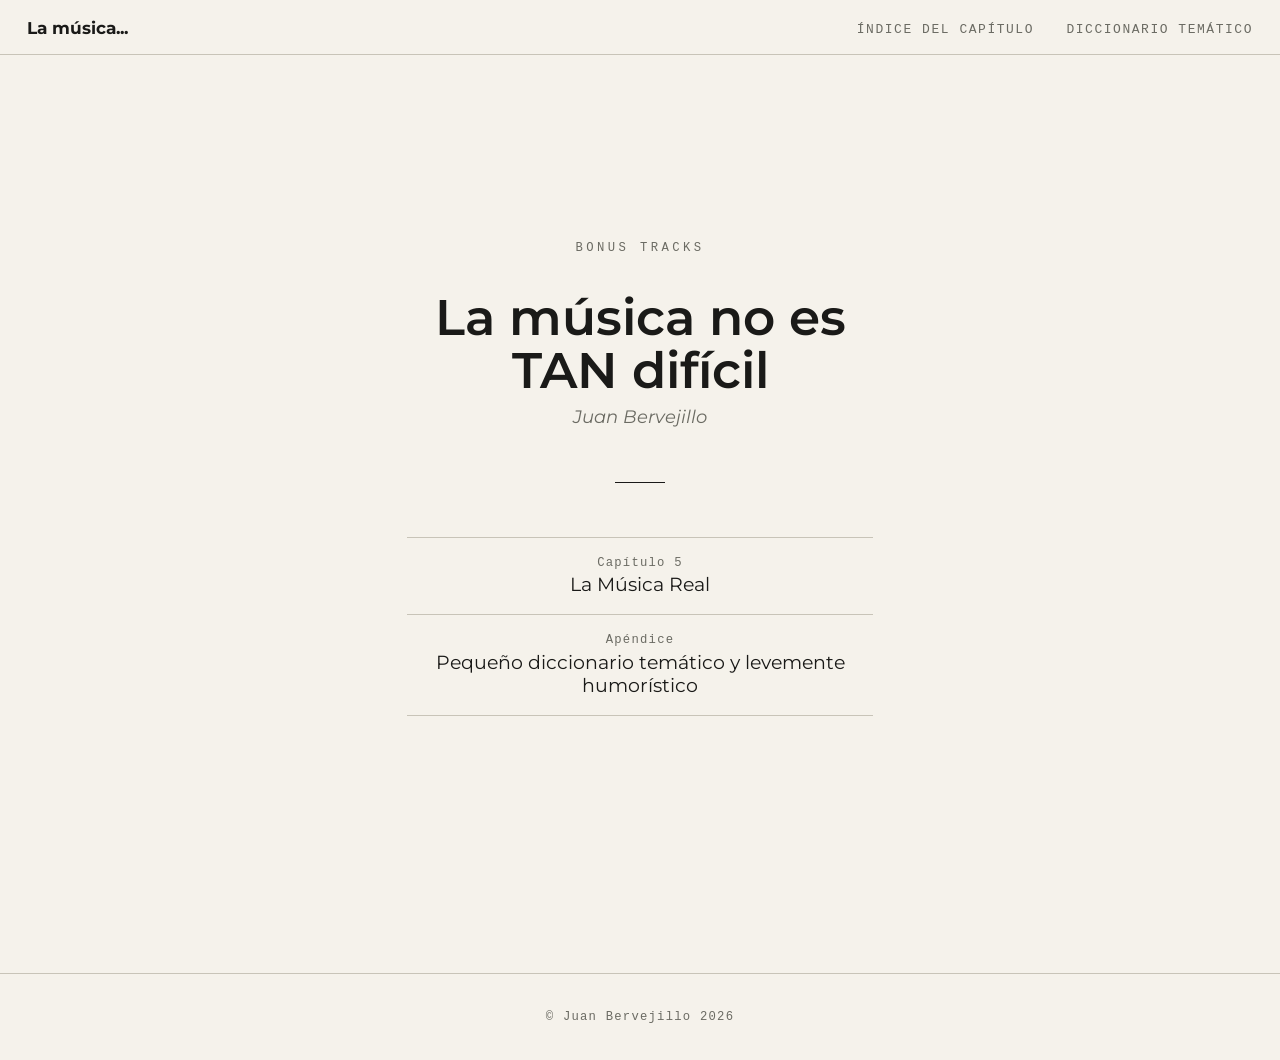
<file: index.html>
<!DOCTYPE html>
<html lang="es">
<head>
<meta charset="UTF-8">
<meta name="viewport" content="width=device-width, initial-scale=1.0">
<title>La música no es TAN difícil — Juan Bervejillo</title>
<link rel="stylesheet" href="style.css">
</head>
<body>

<nav class="site-nav">
  <a class="nav-brand" href="index.html">La música...</a>
  <ul class="nav-links">
    <li><a href="cap5.html#indice">Índice del capítulo</a></li>
    <li><a href="diccionario.html#indice">Diccionario temático</a></li>
  </ul>
</nav>

<div class="home-wrap">
  <p class="home-eyebrow">Bonus tracks</p>
  <h1 class="home-title">La música no es TAN difícil</h1>
  <p class="home-autor">Juan Bervejillo</p>
  <hr class="home-rule">
  <ul class="home-nav">
    <li>
      <a href="cap5.html">
        <span class="cap-num">Capítulo 5</span>
        La Música Real
      </a>
    </li>
    <li>
      <a href="diccionario.html">
        <span class="cap-num">Apéndice</span>
        Pequeño diccionario temático y levemente humorístico
      </a>
    </li>
  </ul>
</div>

<footer class="site-footer">
  © Juan Bervejillo 2026
</footer>

</body>
</html>
</file>
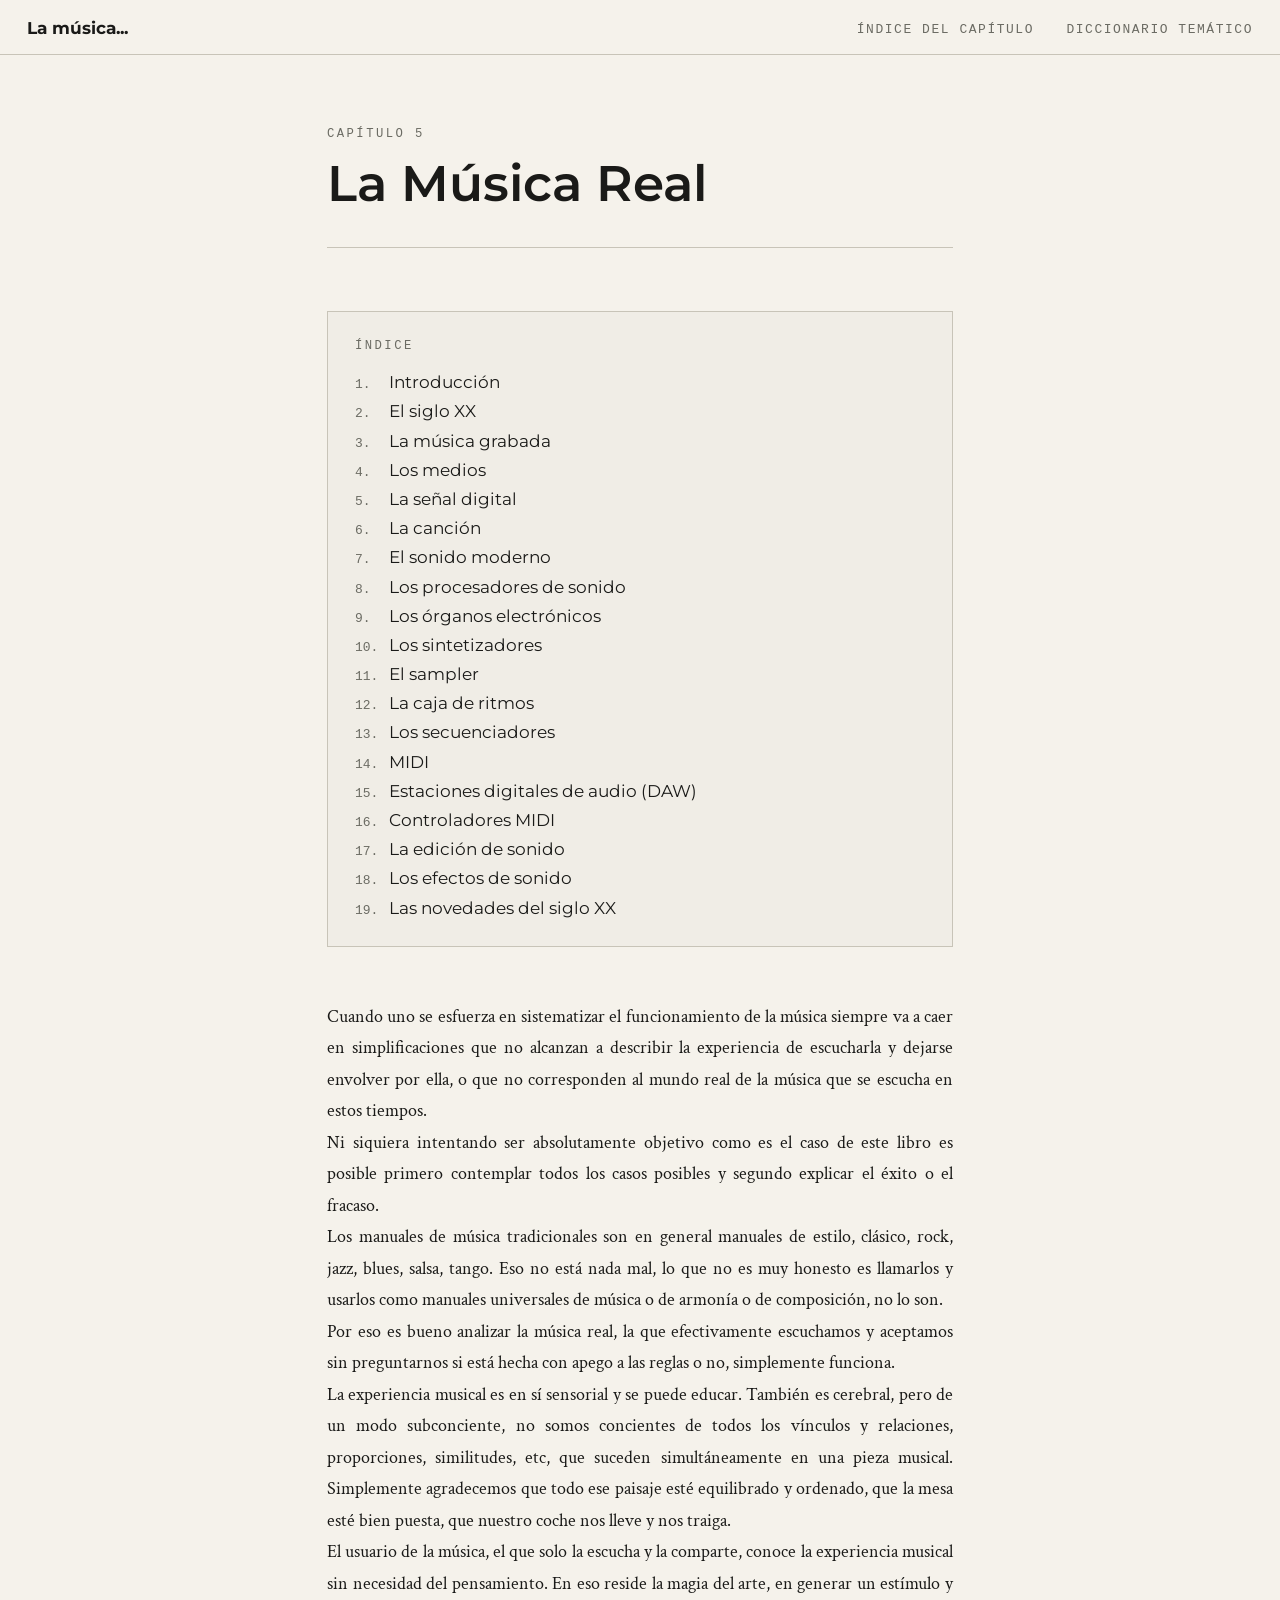
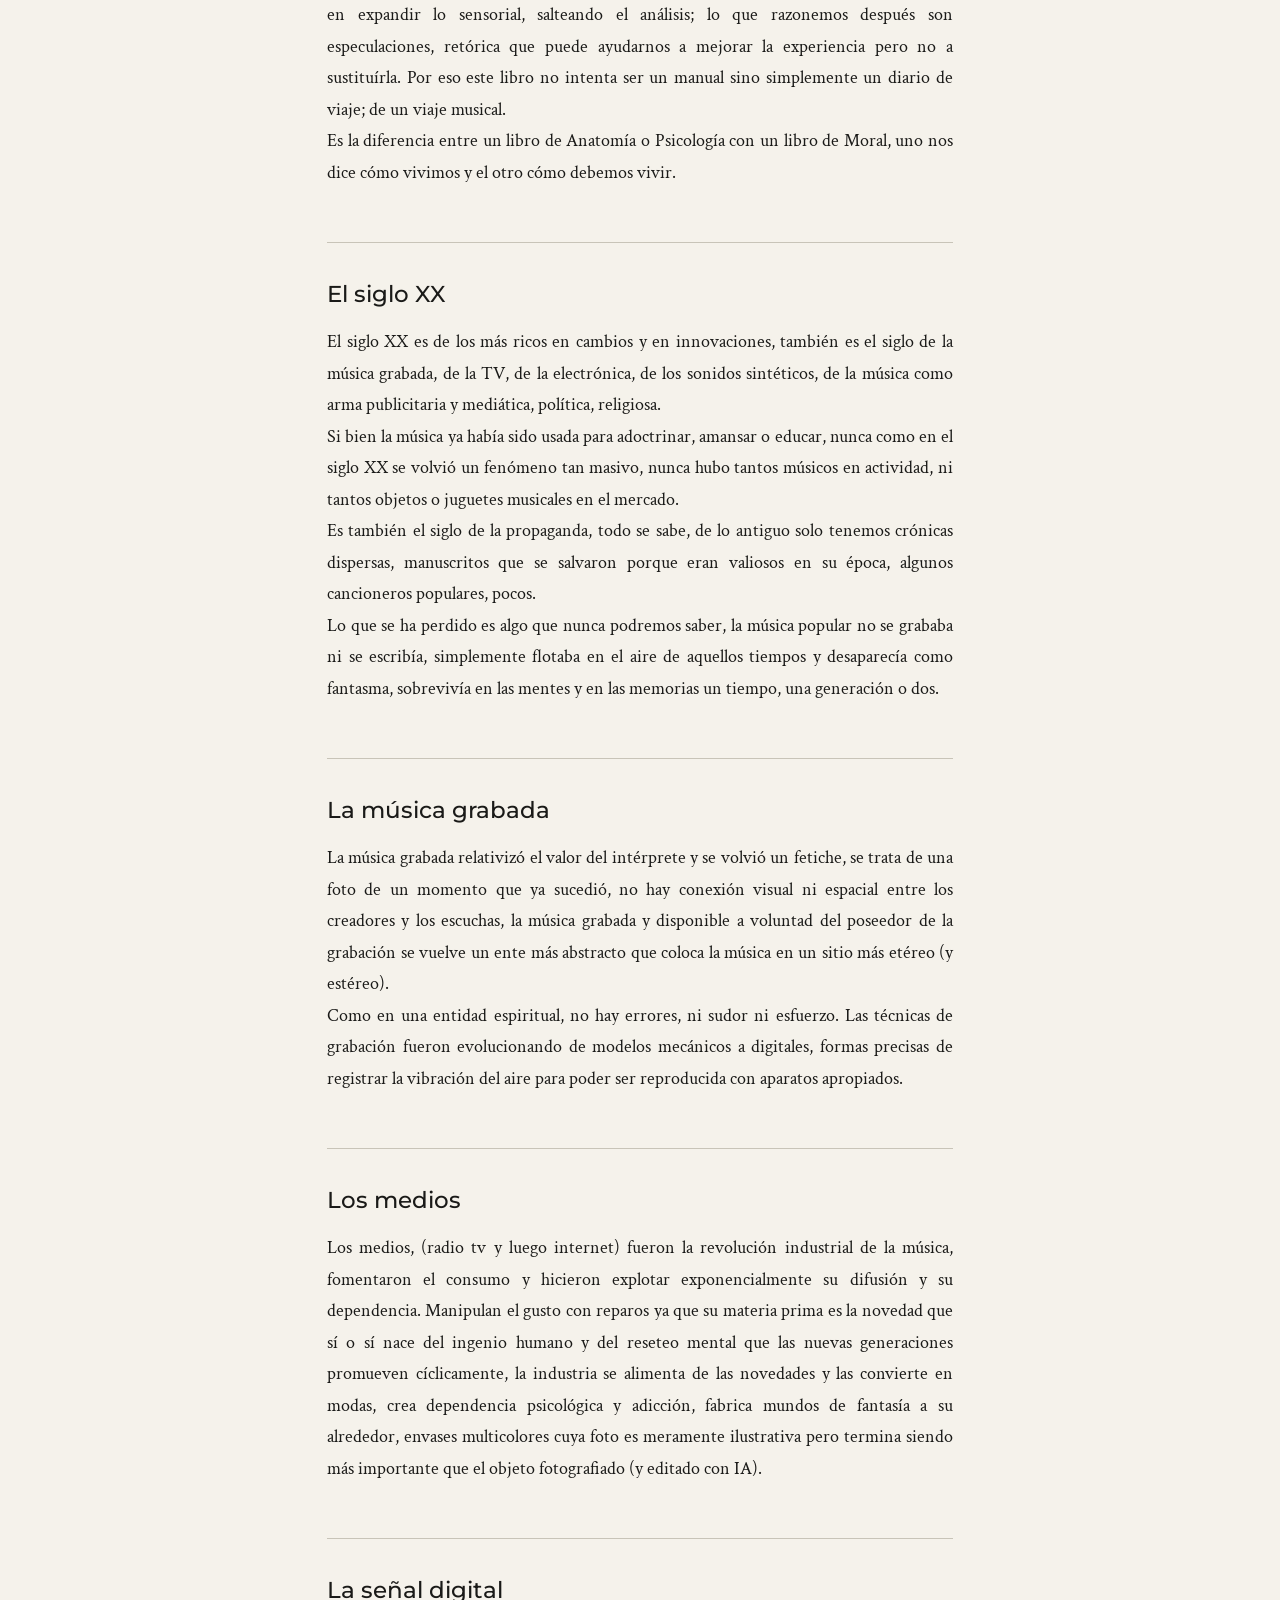
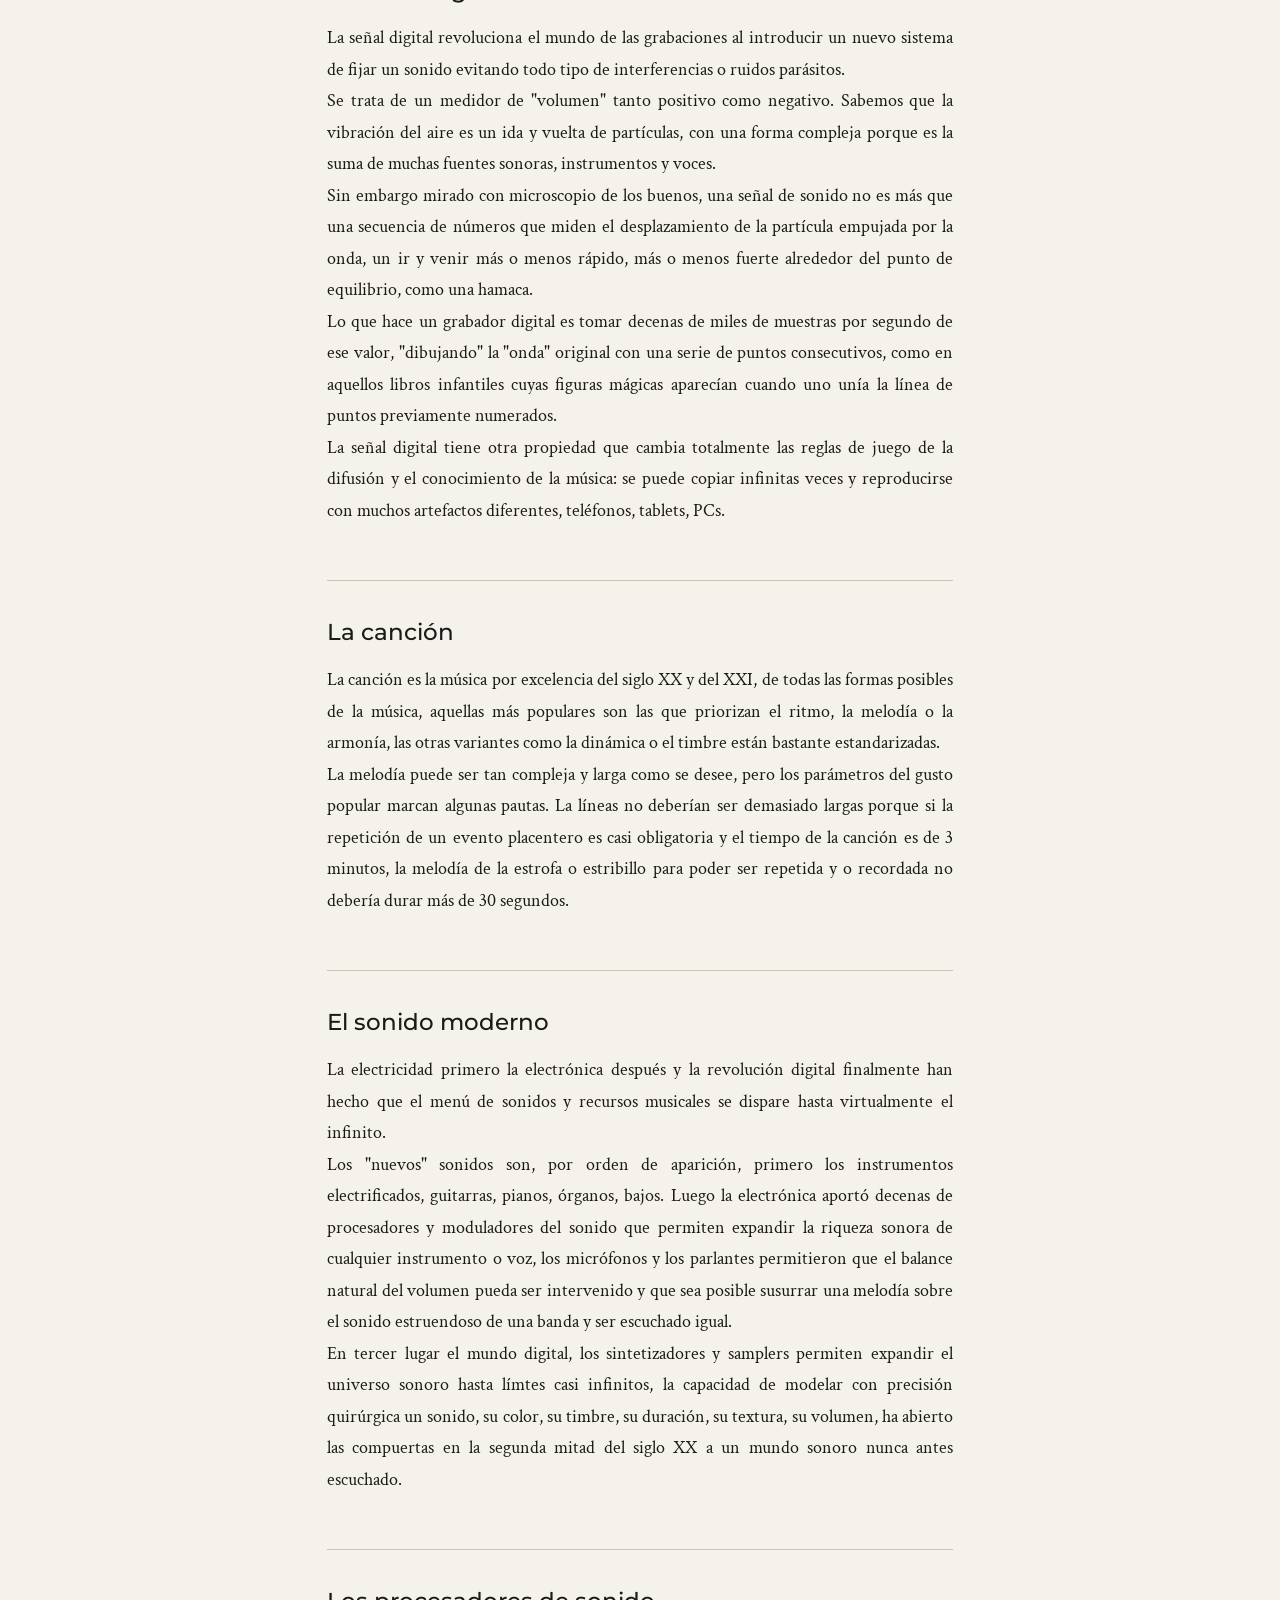
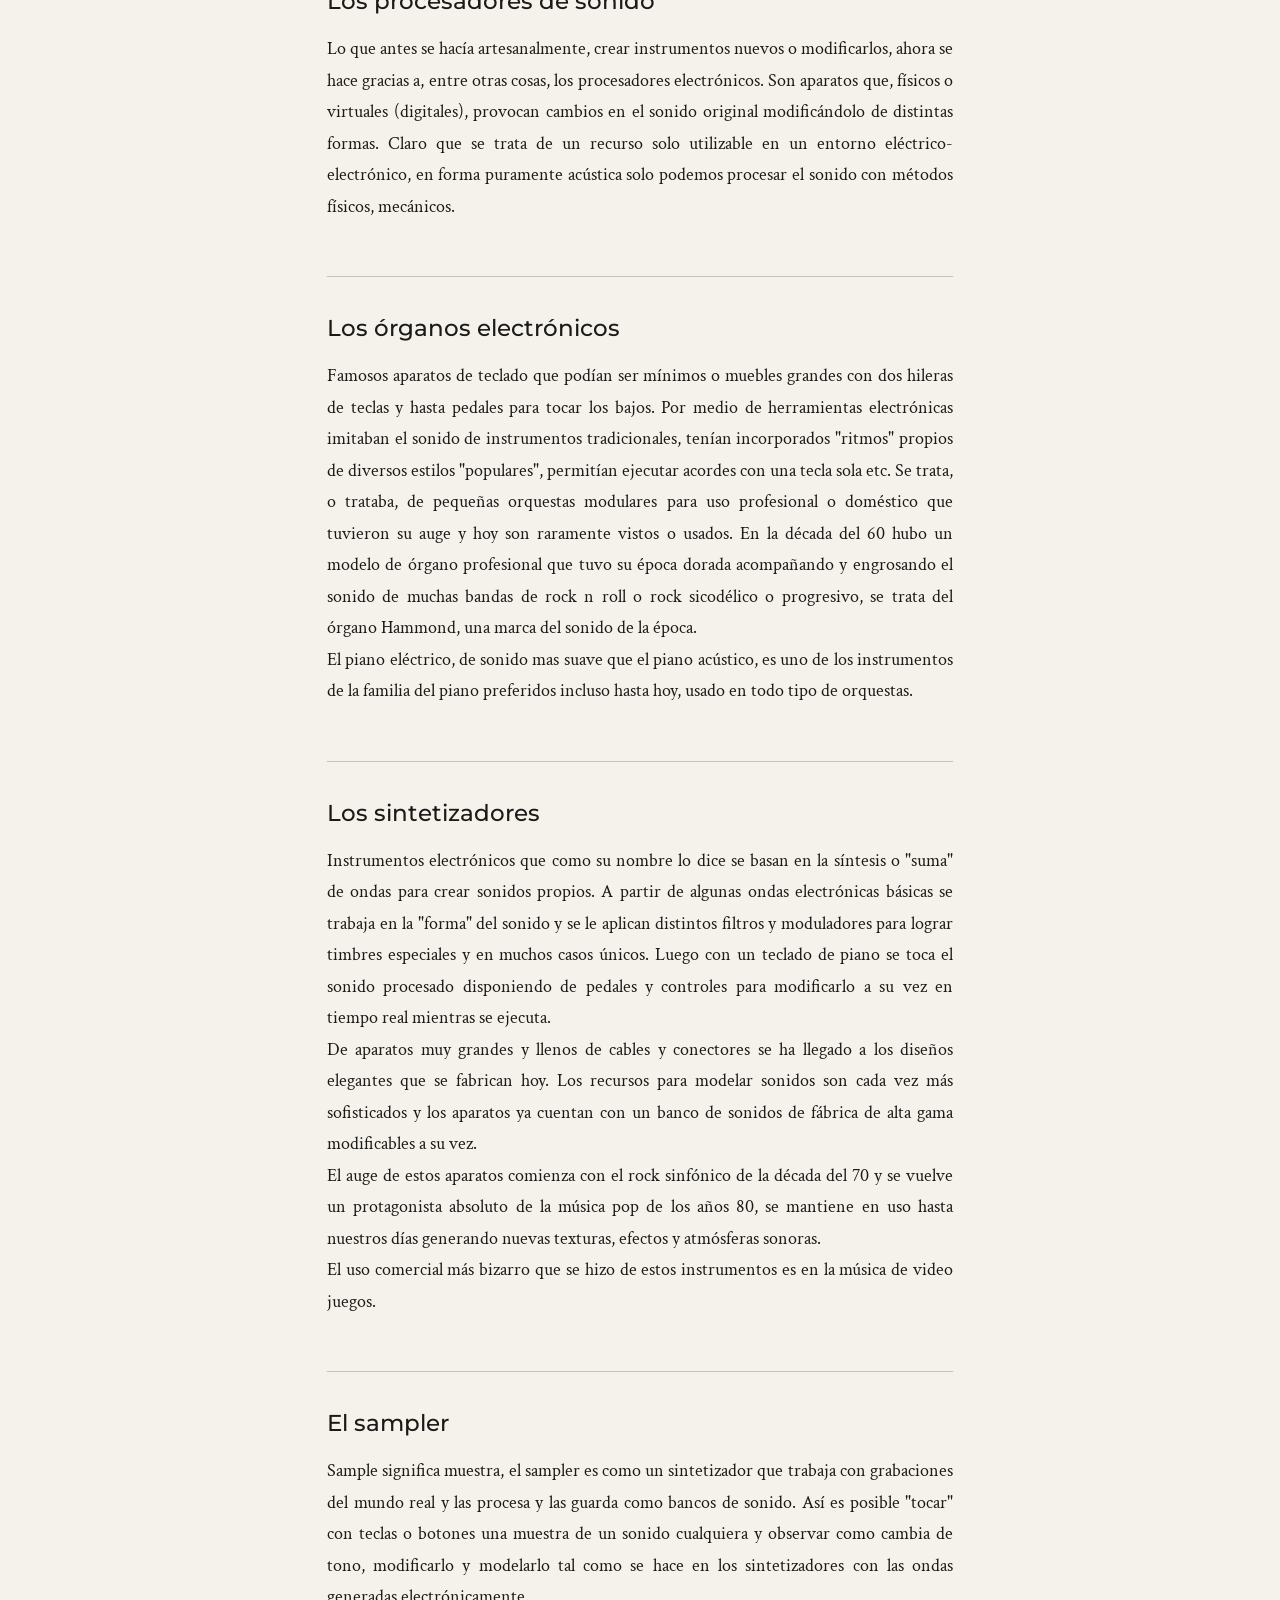
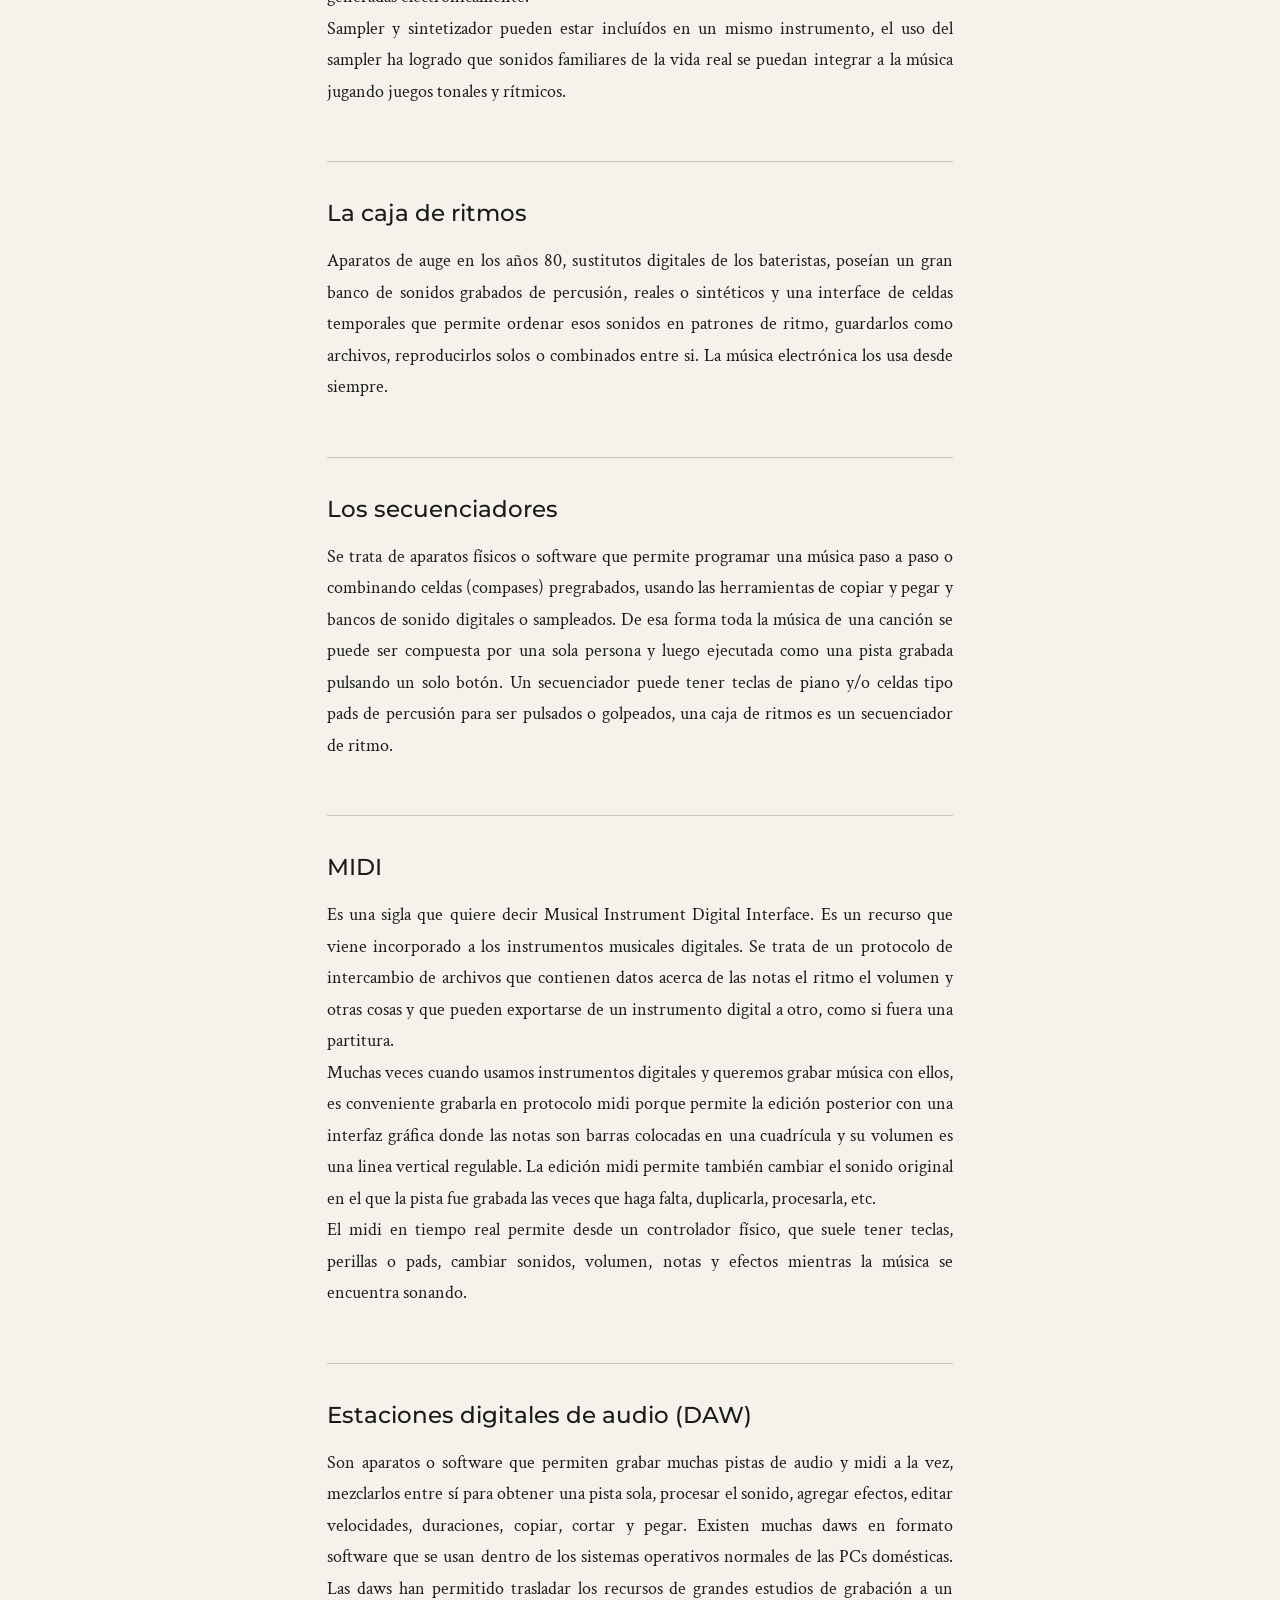
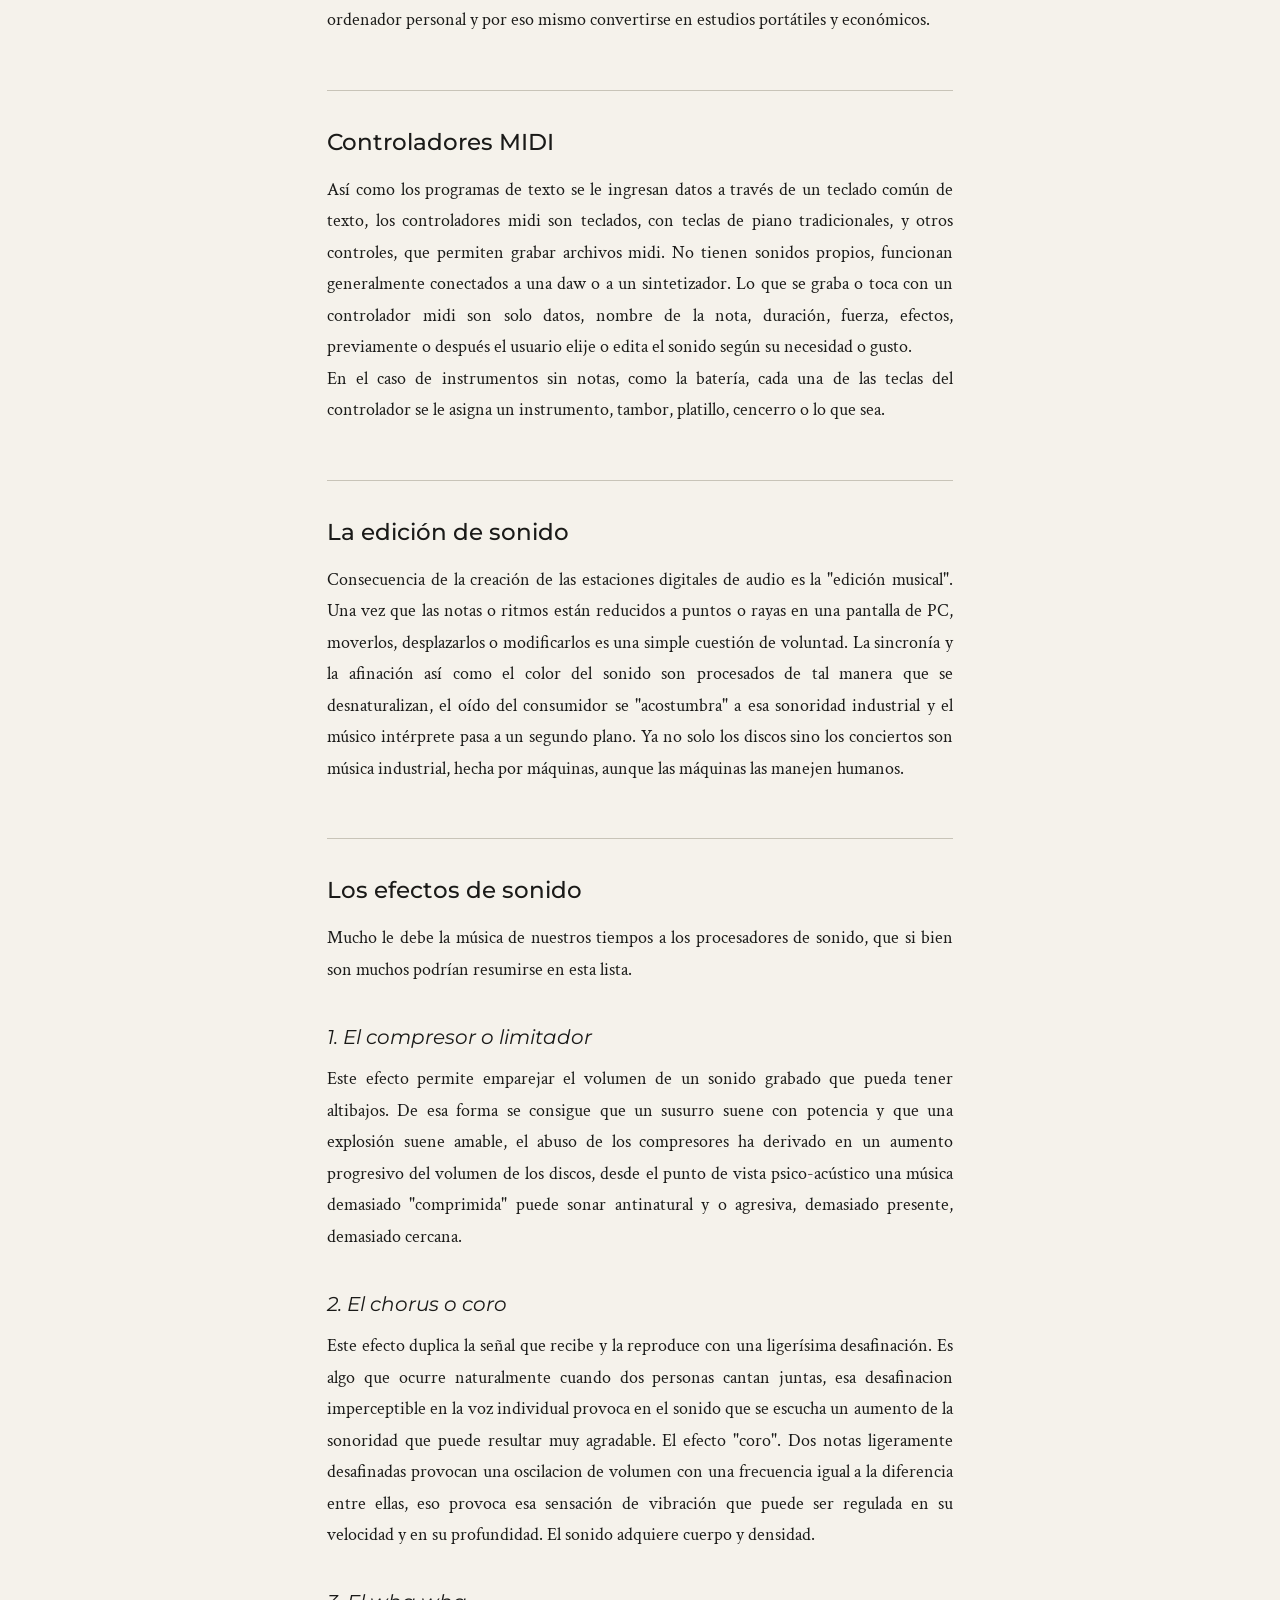
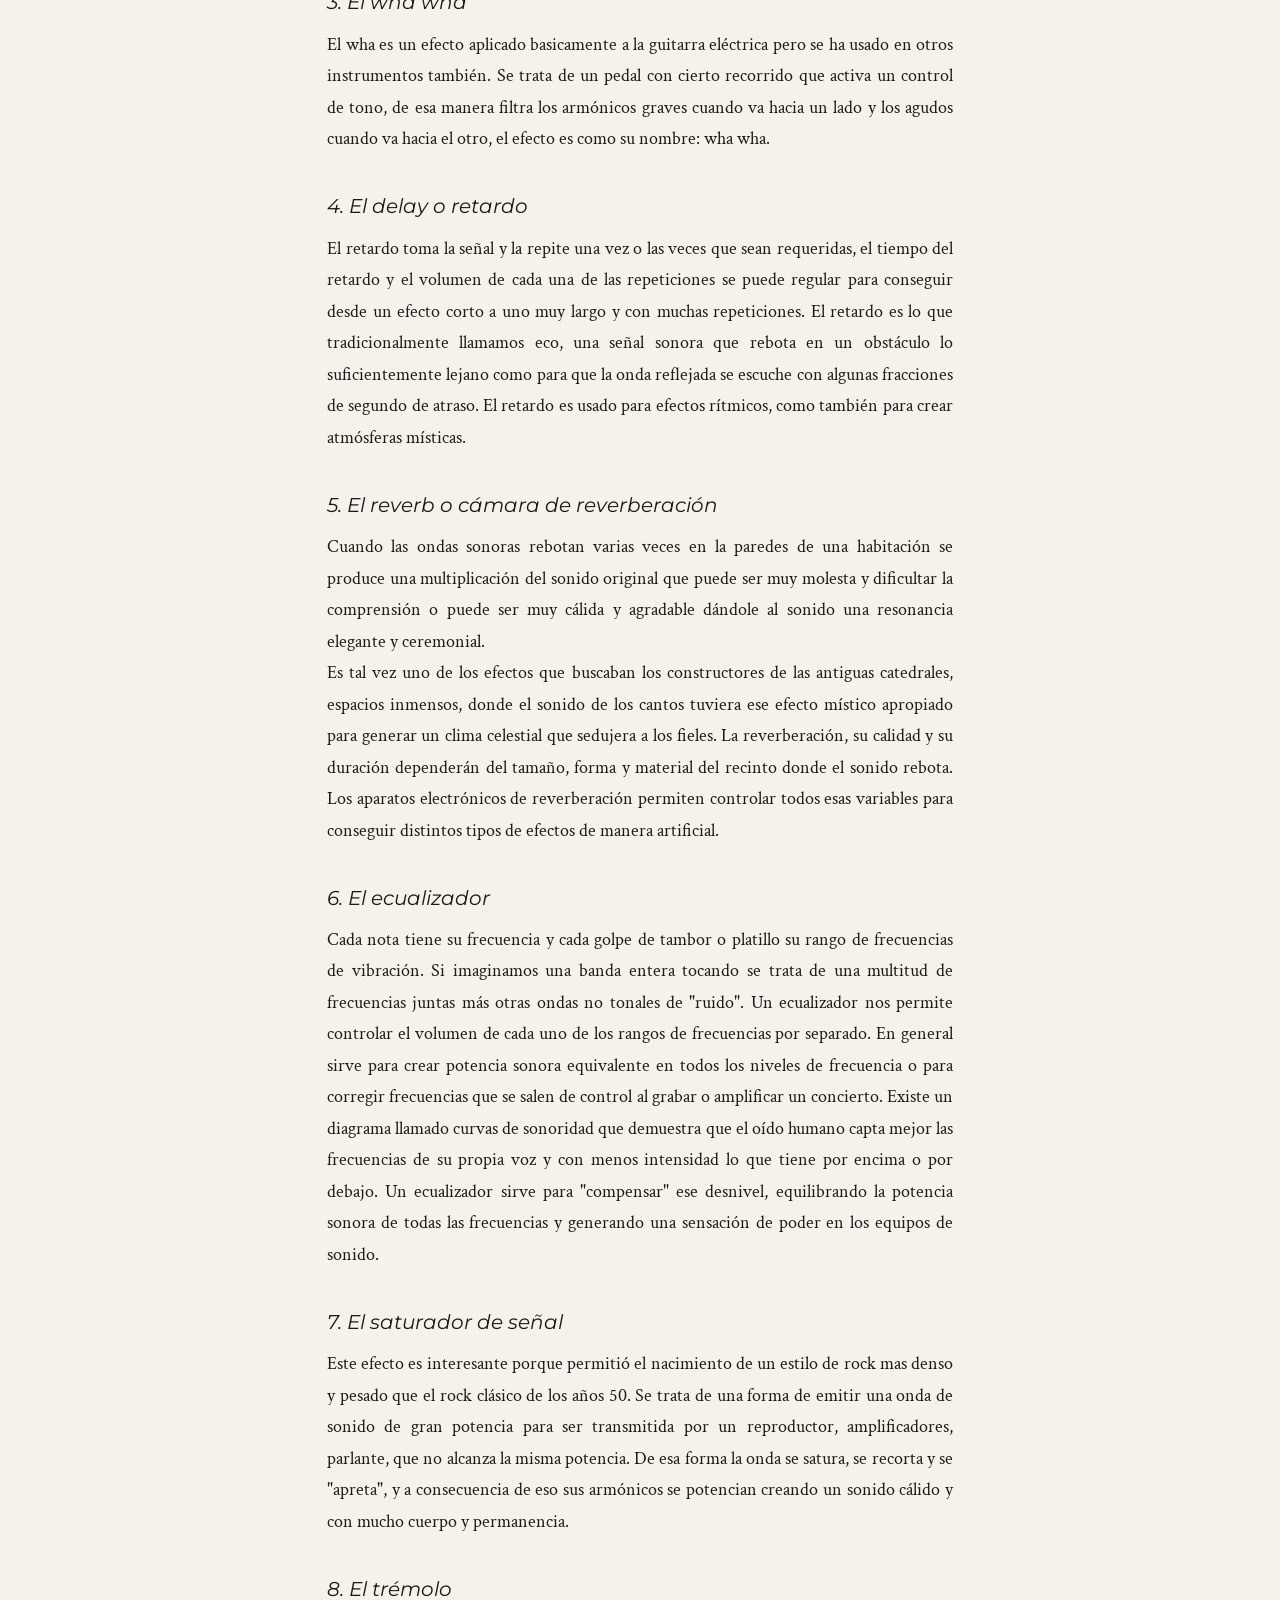
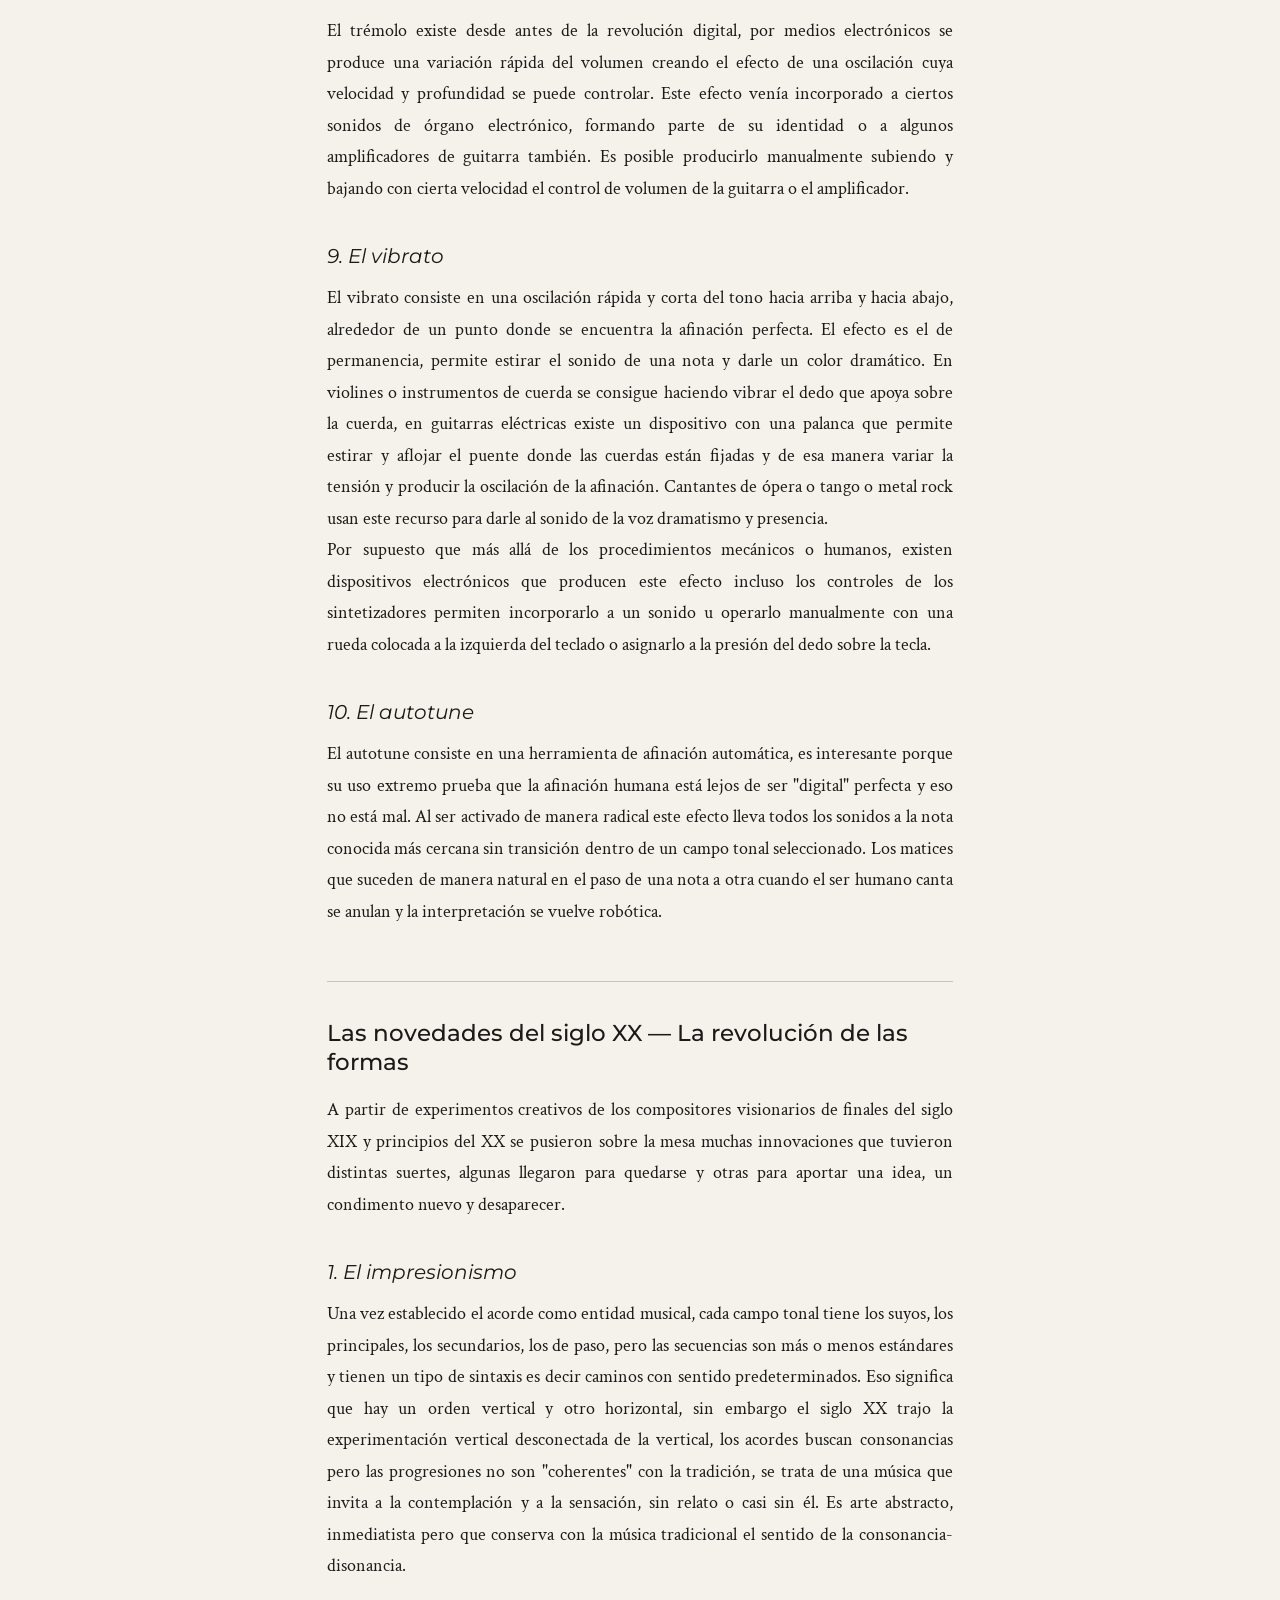
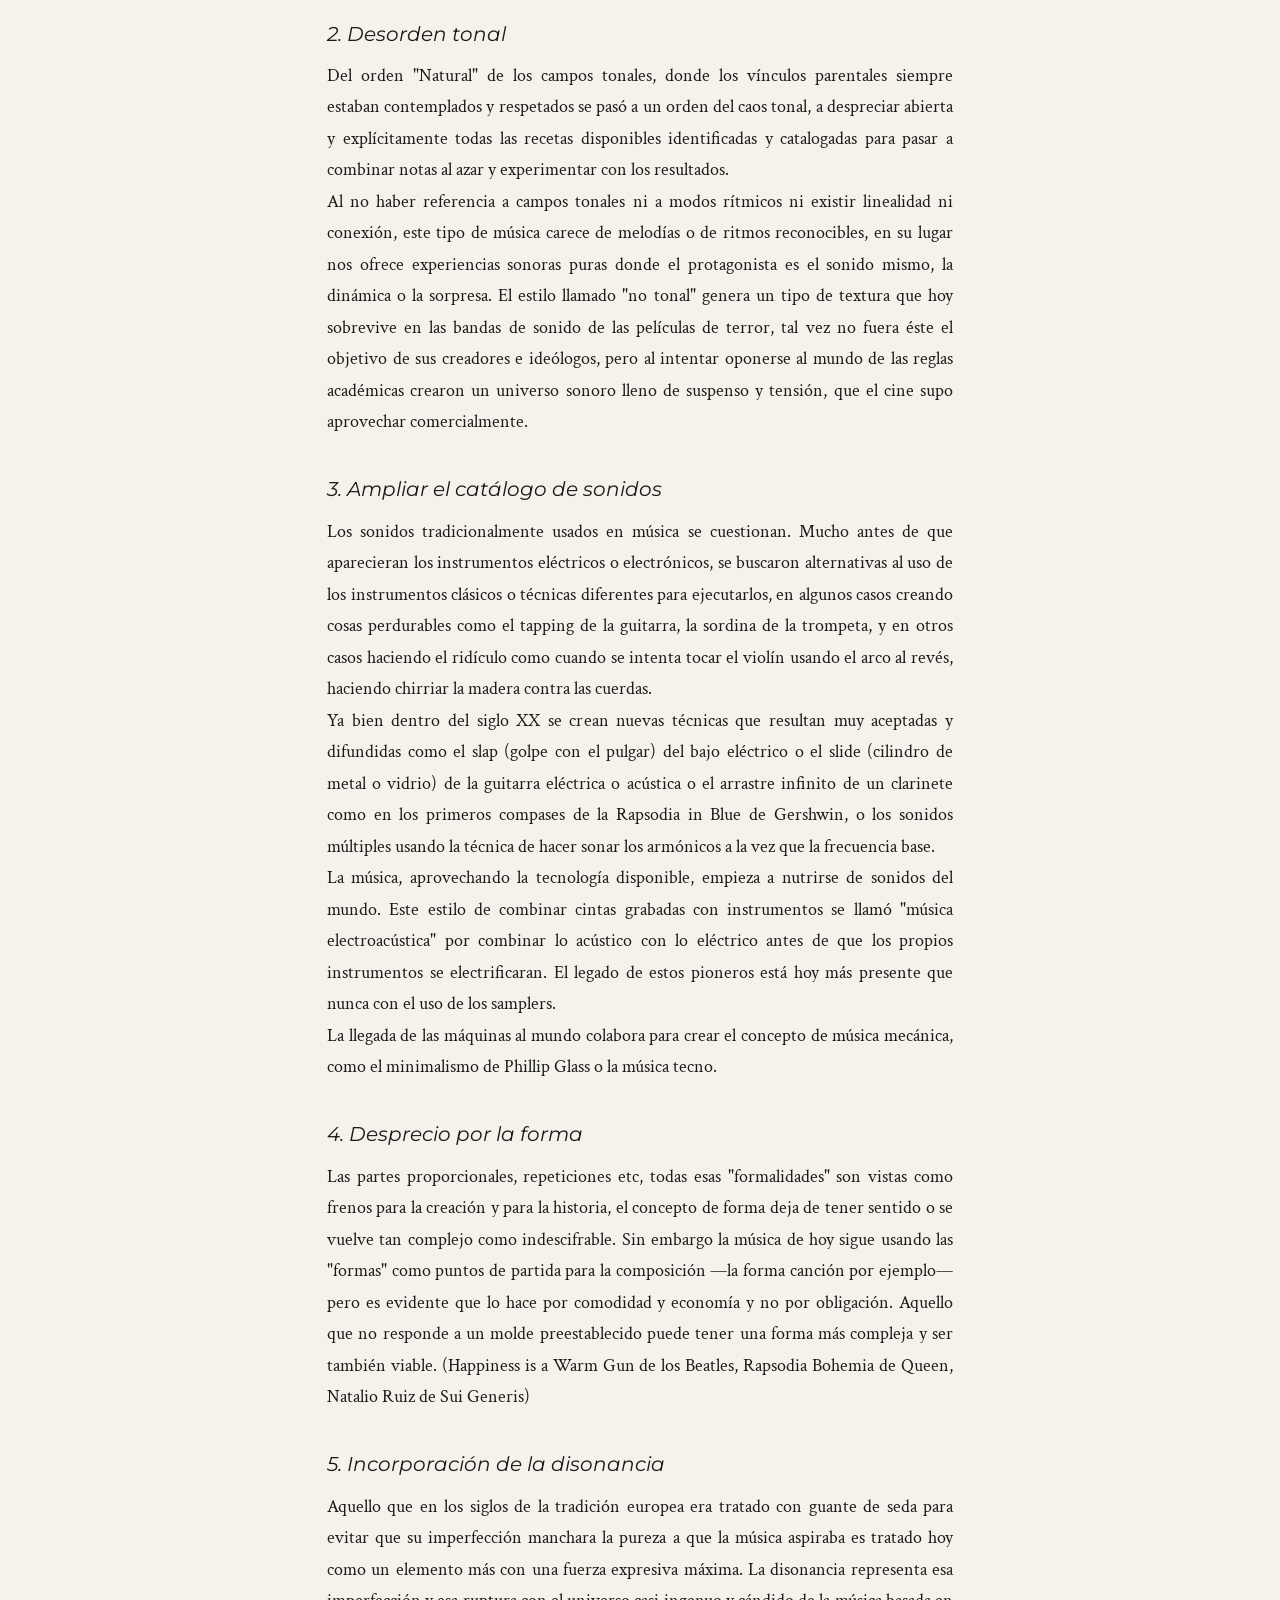
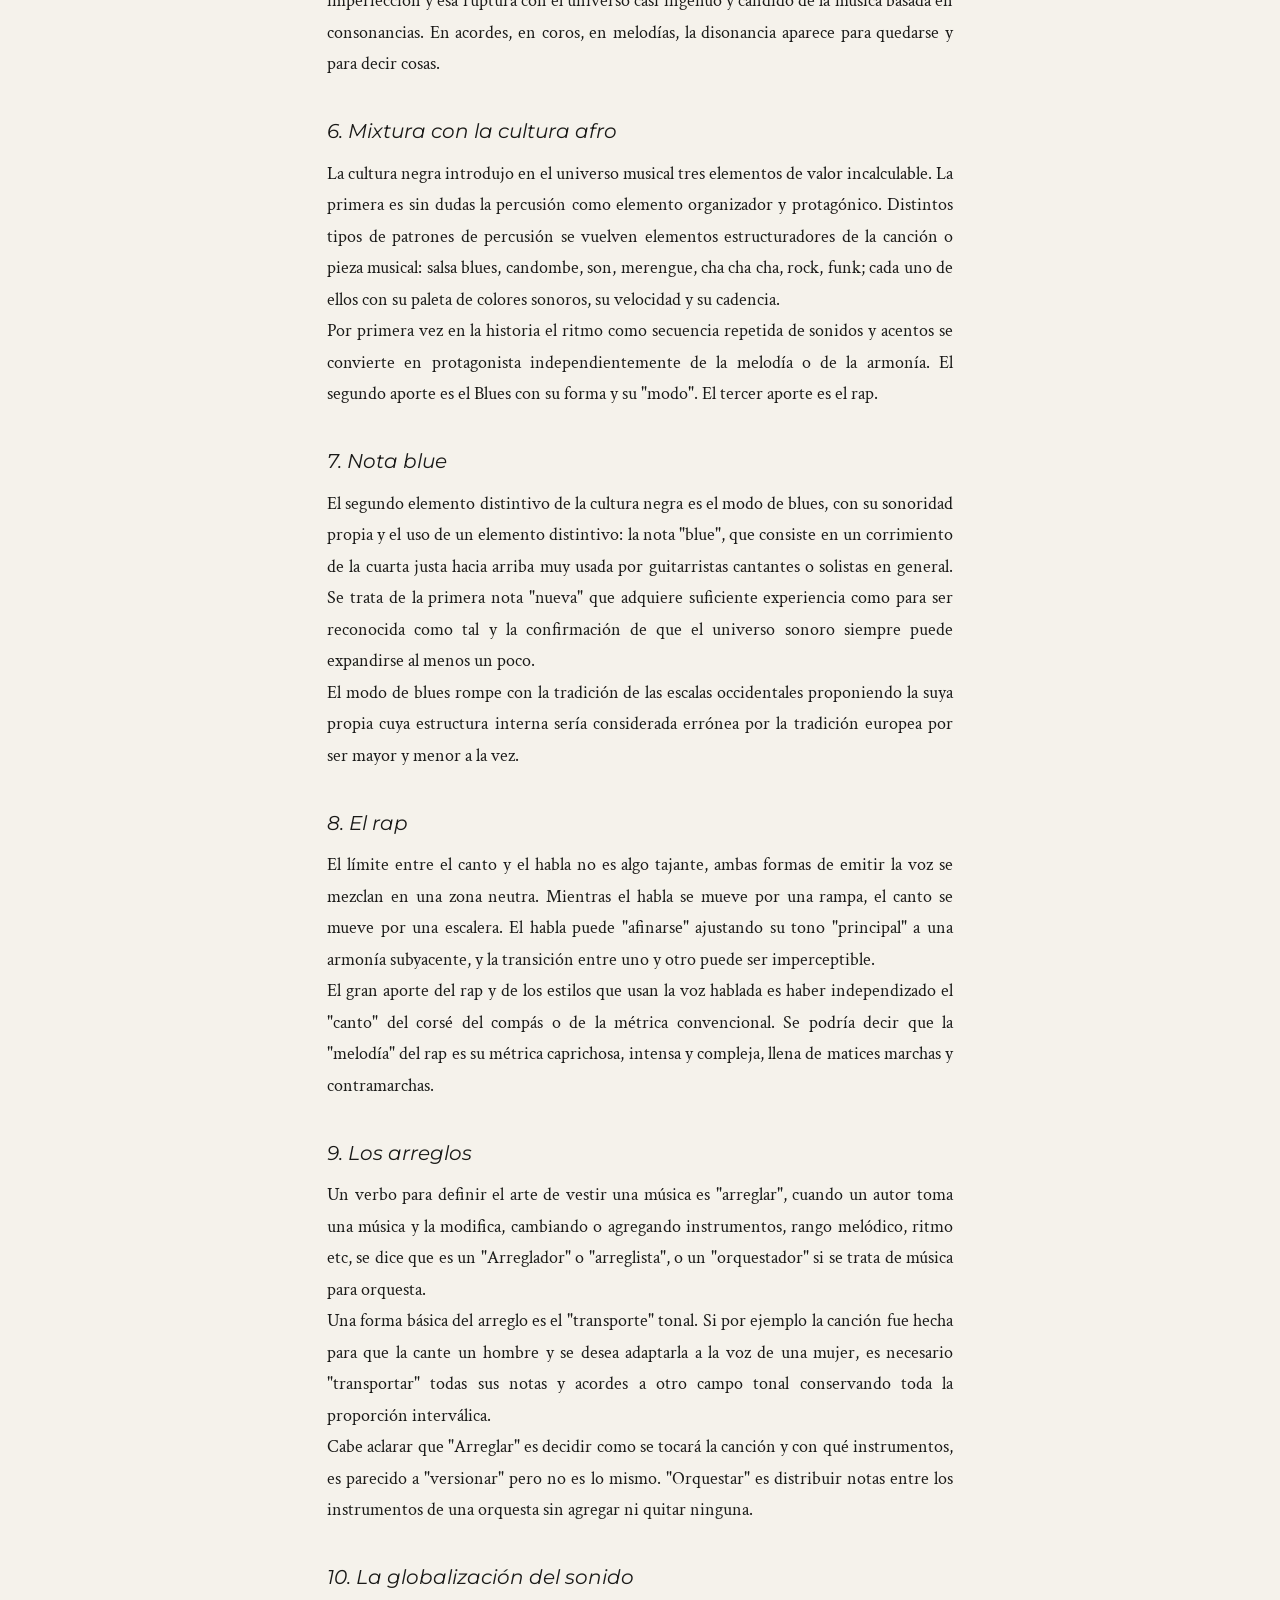
<file: cap5.html>
<!DOCTYPE html>
<html lang="es">
<head>
<meta charset="UTF-8">
<meta name="viewport" content="width=device-width, initial-scale=1.0">
<title>La Música Real — Ensayo Abierto</title>
<link rel="stylesheet" href="style.css">
</head>
<body>

<nav class="site-nav">
  <a class="nav-brand" href="index.html">La música...</a>
  <ul class="nav-links">
    <li><a href="#indice">Índice del capítulo</a></li>
    <li><a href="diccionario.html#indice">Diccionario temático</a></li>
  </ul>
</nav>

<main class="page-wrap">

  <header class="chapter-header">
    <span class="chapter-num">Capítulo 5</span>
    <h1 class="chapter-title">La Música Real</h1>
  </header>

  <nav class="toc" id="indice" aria-label="Índice del capítulo">
    <p class="toc-title">Índice</p>
    <ol>
      <li><a href="#intro">Introducción</a></li>
      <li><a href="#siglo-xx">El siglo XX</a></li>
      <li><a href="#musica-grabada">La música grabada</a></li>
      <li><a href="#medios">Los medios</a></li>
      <li><a href="#senal-digital">La señal digital</a></li>
      <li><a href="#la-cancion">La canción</a></li>
      <li><a href="#sonido-moderno">El sonido moderno</a></li>
      <li><a href="#procesadores">Los procesadores de sonido</a></li>
      <li><a href="#organos">Los órganos electrónicos</a></li>
      <li><a href="#sintetizadores">Los sintetizadores</a></li>
      <li><a href="#sampler">El sampler</a></li>
      <li><a href="#caja-ritmos">La caja de ritmos</a></li>
      <li><a href="#secuenciadores">Los secuenciadores</a></li>
      <li><a href="#midi">MIDI</a></li>
      <li><a href="#daw">Estaciones digitales de audio (DAW)</a></li>
      <li><a href="#controladores">Controladores MIDI</a></li>
      <li><a href="#edicion">La edición de sonido</a></li>
      <li><a href="#efectos">Los efectos de sonido</a></li>
      <li><a href="#novedades">Las novedades del siglo XX</a></li>
    </ol>
  </nav>

  <div class="chapter-body">

    <p id="intro">Cuando uno se esfuerza en sistematizar el funcionamiento de la música siempre va a caer en simplificaciones que no alcanzan a describir la experiencia de escucharla y dejarse envolver por ella, o que no corresponden al mundo real de la música que se escucha en estos tiempos.</p>
    <p>Ni siquiera intentando ser absolutamente objetivo como es el caso de este libro es posible primero contemplar todos los casos posibles y segundo explicar el éxito o el fracaso.</p>
    <p>Los manuales de música tradicionales son en general manuales de estilo, clásico, rock, jazz, blues, salsa, tango. Eso no está nada mal, lo que no es muy honesto es llamarlos y usarlos como manuales universales de música o de armonía o de composición, no lo son.</p>
    <p>Por eso es bueno analizar la música real, la que efectivamente escuchamos y aceptamos sin preguntarnos si está hecha con apego a las reglas o no, simplemente funciona.</p>
    <p>La experiencia musical es en sí sensorial y se puede educar. También es cerebral, pero de un modo subconciente, no somos concientes de todos los vínculos y relaciones, proporciones, similitudes, etc, que suceden simultáneamente en una pieza musical. Simplemente agradecemos que todo ese paisaje esté equilibrado y ordenado, que la mesa esté bien puesta, que nuestro coche nos lleve y nos traiga.</p>
    <p>El usuario de la música, el que solo la escucha y la comparte, conoce la experiencia musical sin necesidad del pensamiento. En eso reside la magia del arte, en generar un estímulo y en expandir lo sensorial, salteando el análisis; lo que razonemos después son especulaciones, retórica que puede ayudarnos a mejorar la experiencia pero no a sustituírla. Por eso este libro no intenta ser un manual sino simplemente un diario de viaje; de un viaje musical.</p>
    <p>Es la diferencia entre un libro de Anatomía o Psicología con un libro de Moral, uno nos dice cómo vivimos y el otro cómo debemos vivir.</p>

    <h2 id="siglo-xx">El siglo XX</h2>
    <p>El siglo XX es de los más ricos en cambios y en innovaciones, también es el siglo de la música grabada, de la TV, de la electrónica, de los sonidos sintéticos, de la música como arma publicitaria y mediática, política, religiosa.</p>
    <p>Si bien la música ya había sido usada para adoctrinar, amansar o educar, nunca como en el siglo XX se volvió un fenómeno tan masivo, nunca hubo tantos músicos en actividad, ni tantos objetos o juguetes musicales en el mercado.</p>
    <p>Es también el siglo de la propaganda, todo se sabe, de lo antiguo solo tenemos crónicas dispersas, manuscritos que se salvaron porque eran valiosos en su época, algunos cancioneros populares, pocos.</p>
    <p>Lo que se ha perdido es algo que nunca podremos saber, la música popular no se grababa ni se escribía, simplemente flotaba en el aire de aquellos tiempos y desaparecía como fantasma, sobrevivía en las mentes y en las memorias un tiempo, una generación o dos.</p>

    <h2 id="musica-grabada">La música grabada</h2>
    <p>La música grabada relativizó el valor del intérprete y se volvió un fetiche, se trata de una foto de un momento que ya sucedió, no hay conexión visual ni espacial entre los creadores y los escuchas, la música grabada y disponible a voluntad del poseedor de la grabación se vuelve un ente más abstracto que coloca la música en un sitio más etéreo (y estéreo).</p>
    <p>Como en una entidad espiritual, no hay errores, ni sudor ni esfuerzo. Las técnicas de grabación fueron evolucionando de modelos mecánicos a digitales, formas precisas de registrar la vibración del aire para poder ser reproducida con aparatos apropiados.</p>

    <h2 id="medios">Los medios</h2>
    <p>Los medios, (radio tv y luego internet) fueron la revolución industrial de la música, fomentaron el consumo y hicieron explotar exponencialmente su difusión y su dependencia. Manipulan el gusto con reparos ya que su materia prima es la novedad que sí o sí nace del ingenio humano y del reseteo mental que las nuevas generaciones promueven cíclicamente, la industria se alimenta de las novedades y las convierte en modas, crea dependencia psicológica y adicción, fabrica mundos de fantasía a su alrededor, envases multicolores cuya foto es meramente ilustrativa pero termina siendo más importante que el objeto fotografiado (y editado con IA).</p>

    <h2 id="senal-digital">La señal digital</h2>
    <p>La señal digital revoluciona el mundo de las grabaciones al introducir un nuevo sistema de fijar un sonido evitando todo tipo de interferencias o ruidos parásitos.</p>
    <p>Se trata de un medidor de "volumen" tanto positivo como negativo. Sabemos que la vibración del aire es un ida y vuelta de partículas, con una forma compleja porque es la suma de muchas fuentes sonoras, instrumentos y voces.</p>
    <p>Sin embargo mirado con microscopio de los buenos, una señal de sonido no es más que una secuencia de números que miden el desplazamiento de la partícula empujada por la onda, un ir y venir más o menos rápido, más o menos fuerte alrededor del punto de equilibrio, como una hamaca.</p>
    <p>Lo que hace un grabador digital es tomar decenas de miles de muestras por segundo de ese valor, "dibujando" la "onda" original con una serie de puntos consecutivos, como en aquellos libros infantiles cuyas figuras mágicas aparecían cuando uno unía la línea de puntos previamente numerados.</p>
    <p>La señal digital tiene otra propiedad que cambia totalmente las reglas de juego de la difusión y el conocimiento de la música: se puede copiar infinitas veces y reproducirse con muchos artefactos diferentes, teléfonos, tablets, PCs.</p>

    <h2 id="la-cancion">La canción</h2>
    <p>La canción es la música por excelencia del siglo XX y del XXI, de todas las formas posibles de la música, aquellas más populares son las que priorizan el ritmo, la melodía o la armonía, las otras variantes como la dinámica o el timbre están bastante estandarizadas.</p>
    <p>La melodía puede ser tan compleja y larga como se desee, pero los parámetros del gusto popular marcan algunas pautas. La líneas no deberían ser demasiado largas porque si la repetición de un evento placentero es casi obligatoria y el tiempo de la canción es de 3 minutos, la melodía de la estrofa o estribillo para poder ser repetida y o recordada no debería durar más de 30 segundos.</p>

    <h2 id="sonido-moderno">El sonido moderno</h2>
    <p>La electricidad primero la electrónica después y la revolución digital finalmente han hecho que el menú de sonidos y recursos musicales se dispare hasta virtualmente el infinito.</p>
    <p>Los "nuevos" sonidos son, por orden de aparición, primero los instrumentos electrificados, guitarras, pianos, órganos, bajos. Luego la electrónica aportó decenas de procesadores y moduladores del sonido que permiten expandir la riqueza sonora de cualquier instrumento o voz, los micrófonos y los parlantes permitieron que el balance natural del volumen pueda ser intervenido y que sea posible susurrar una melodía sobre el sonido estruendoso de una banda y ser escuchado igual.</p>
    <p>En tercer lugar el mundo digital, los sintetizadores y samplers permiten expandir el universo sonoro hasta límtes casi infinitos, la capacidad de modelar con precisión quirúrgica un sonido, su color, su timbre, su duración, su textura, su volumen, ha abierto las compuertas en la segunda mitad del siglo XX a un mundo sonoro nunca antes escuchado.</p>

    <h2 id="procesadores">Los procesadores de sonido</h2>
    <p>Lo que antes se hacía artesanalmente, crear instrumentos nuevos o modificarlos, ahora se hace gracias a, entre otras cosas, los procesadores electrónicos. Son aparatos que, físicos o virtuales (digitales), provocan cambios en el sonido original modificándolo de distintas formas. Claro que se trata de un recurso solo utilizable en un entorno eléctrico-electrónico, en forma puramente acústica solo podemos procesar el sonido con métodos físicos, mecánicos.</p>

    <h2 id="organos">Los órganos electrónicos</h2>
    <p>Famosos aparatos de teclado que podían ser mínimos o muebles grandes con dos hileras de teclas y hasta pedales para tocar los bajos. Por medio de herramientas electrónicas imitaban el sonido de instrumentos tradicionales, tenían incorporados "ritmos" propios de diversos estilos "populares", permitían ejecutar acordes con una tecla sola etc. Se trata, o trataba, de pequeñas orquestas modulares para uso profesional o doméstico que tuvieron su auge y hoy son raramente vistos o usados. En la década del 60 hubo un modelo de órgano profesional que tuvo su época dorada acompañando y engrosando el sonido de muchas bandas de rock n roll o rock sicodélico o progresivo, se trata del órgano Hammond, una marca del sonido de la época.</p>
    <p>El piano eléctrico, de sonido mas suave que el piano acústico, es uno de los instrumentos de la familia del piano preferidos incluso hasta hoy, usado en todo tipo de orquestas.</p>

    <h2 id="sintetizadores">Los sintetizadores</h2>
    <p>Instrumentos electrónicos que como su nombre lo dice se basan en la síntesis o "suma" de ondas para crear sonidos propios. A partir de algunas ondas electrónicas básicas se trabaja en la "forma" del sonido y se le aplican distintos filtros y moduladores para lograr timbres especiales y en muchos casos únicos. Luego con un teclado de piano se toca el sonido procesado disponiendo de pedales y controles para modificarlo a su vez en tiempo real mientras se ejecuta.</p>
    <p>De aparatos muy grandes y llenos de cables y conectores se ha llegado a los diseños elegantes que se fabrican hoy. Los recursos para modelar sonidos son cada vez más sofisticados y los aparatos ya cuentan con un banco de sonidos de fábrica de alta gama modificables a su vez.</p>
    <p>El auge de estos aparatos comienza con el rock sinfónico de la década del 70 y se vuelve un protagonista absoluto de la música pop de los años 80, se mantiene en uso hasta nuestros días generando nuevas texturas, efectos y atmósferas sonoras.</p>
    <p>El uso comercial más bizarro que se hizo de estos instrumentos es en la música de video juegos.</p>

    <h2 id="sampler">El sampler</h2>
    <p>Sample significa muestra, el sampler es como un sintetizador que trabaja con grabaciones del mundo real y las procesa y las guarda como bancos de sonido. Así es posible "tocar" con teclas o botones una muestra de un sonido cualquiera y observar como cambia de tono, modificarlo y modelarlo tal como se hace en los sintetizadores con las ondas generadas electrónicamente.</p>
    <p>Sampler y sintetizador pueden estar incluídos en un mismo instrumento, el uso del sampler ha logrado que sonidos familiares de la vida real se puedan integrar a la música jugando juegos tonales y rítmicos.</p>

    <h2 id="caja-ritmos">La caja de ritmos</h2>
    <p>Aparatos de auge en los años 80, sustitutos digitales de los bateristas, poseían un gran banco de sonidos grabados de percusión, reales o sintéticos y una interface de celdas temporales que permite ordenar esos sonidos en patrones de ritmo, guardarlos como archivos, reproducirlos solos o combinados entre si. La música electrónica los usa desde siempre.</p>

    <h2 id="secuenciadores">Los secuenciadores</h2>
    <p>Se trata de aparatos físicos o software que permite programar una música paso a paso o combinando celdas (compases) pregrabados, usando las herramientas de copiar y pegar y bancos de sonido digitales o sampleados. De esa forma toda la música de una canción se puede ser compuesta por una sola persona y luego ejecutada como una pista grabada pulsando un solo botón. Un secuenciador puede tener teclas de piano y/o celdas tipo pads de percusión para ser pulsados o golpeados, una caja de ritmos es un secuenciador de ritmo.</p>

    <h2 id="midi">MIDI</h2>
    <p>Es una sigla que quiere decir Musical Instrument Digital Interface. Es un recurso que viene incorporado a los instrumentos musicales digitales. Se trata de un protocolo de intercambio de archivos que contienen datos acerca de las notas el ritmo el volumen y otras cosas y que pueden exportarse de un instrumento digital a otro, como si fuera una partitura.</p>
    <p>Muchas veces cuando usamos instrumentos digitales y queremos grabar música con ellos, es conveniente grabarla en protocolo midi porque permite la edición posterior con una interfaz gráfica donde las notas son barras colocadas en una cuadrícula y su volumen es una linea vertical regulable. La edición midi permite también cambiar el sonido original en el que la pista fue grabada las veces que haga falta, duplicarla, procesarla, etc.</p>
    <p>El midi en tiempo real permite desde un controlador físico, que suele tener teclas, perillas o pads, cambiar sonidos, volumen, notas y efectos mientras la música se encuentra sonando.</p>

    <h2 id="daw">Estaciones digitales de audio (DAW)</h2>
    <p>Son aparatos o software que permiten grabar muchas pistas de audio y midi a la vez, mezclarlos entre sí para obtener una pista sola, procesar el sonido, agregar efectos, editar velocidades, duraciones, copiar, cortar y pegar. Existen muchas daws en formato software que se usan dentro de los sistemas operativos normales de las PCs domésticas. Las daws han permitido trasladar los recursos de grandes estudios de grabación a un ordenador personal y por eso mismo convertirse en estudios portátiles y económicos.</p>

    <h2 id="controladores">Controladores MIDI</h2>
    <p>Así como los programas de texto se le ingresan datos a través de un teclado común de texto, los controladores midi son teclados, con teclas de piano tradicionales, y otros controles, que permiten grabar archivos midi. No tienen sonidos propios, funcionan generalmente conectados a una daw o a un sintetizador. Lo que se graba o toca con un controlador midi son solo datos, nombre de la nota, duración, fuerza, efectos, previamente o después el usuario elije o edita el sonido según su necesidad o gusto.</p>
    <p>En el caso de instrumentos sin notas, como la batería, cada una de las teclas del controlador se le asigna un instrumento, tambor, platillo, cencerro o lo que sea.</p>

    <h2 id="edicion">La edición de sonido</h2>
    <p>Consecuencia de la creación de las estaciones digitales de audio es la "edición musical". Una vez que las notas o ritmos están reducidos a puntos o rayas en una pantalla de PC, moverlos, desplazarlos o modificarlos es una simple cuestión de voluntad. La sincronía y la afinación así como el color del sonido son procesados de tal manera que se desnaturalizan, el oído del consumidor se "acostumbra" a esa sonoridad industrial y el músico intérprete pasa a un segundo plano. Ya no solo los discos sino los conciertos son música industrial, hecha por máquinas, aunque las máquinas las manejen humanos.</p>

    <h2 id="efectos">Los efectos de sonido</h2>
    <p>Mucho le debe la música de nuestros tiempos a los procesadores de sonido, que si bien son muchos podrían resumirse en esta lista.</p>

    <h3>1. El compresor o limitador</h3>
    <p>Este efecto permite emparejar el volumen de un sonido grabado que pueda tener altibajos. De esa forma se consigue que un susurro suene con potencia y que una explosión suene amable, el abuso de los compresores ha derivado en un aumento progresivo del volumen de los discos, desde el punto de vista psico-acústico una música demasiado "comprimida" puede sonar antinatural y o agresiva, demasiado presente, demasiado cercana.</p>

    <h3>2. El chorus o coro</h3>
    <p>Este efecto duplica la señal que recibe y la reproduce con una ligerísima desafinación. Es algo que ocurre naturalmente cuando dos personas cantan juntas, esa desafinacion imperceptible en la voz individual provoca en el sonido que se escucha un aumento de la sonoridad que puede resultar muy agradable. El efecto "coro". Dos notas ligeramente desafinadas provocan una oscilacion de volumen con una frecuencia igual a la diferencia entre ellas, eso provoca esa sensación de vibración que puede ser regulada en su velocidad y en su profundidad. El sonido adquiere cuerpo y densidad.</p>

    <h3>3. El wha wha</h3>
    <p>El wha es un efecto aplicado basicamente a la guitarra eléctrica pero se ha usado en otros instrumentos también. Se trata de un pedal con cierto recorrido que activa un control de tono, de esa manera filtra los armónicos graves cuando va hacia un lado y los agudos cuando va hacia el otro, el efecto es como su nombre: wha wha.</p>

    <h3>4. El delay o retardo</h3>
    <p>El retardo toma la señal y la repite una vez o las veces que sean requeridas, el tiempo del retardo y el volumen de cada una de las repeticiones se puede regular para conseguir desde un efecto corto a uno muy largo y con muchas repeticiones. El retardo es lo que tradicionalmente llamamos eco, una señal sonora que rebota en un obstáculo lo suficientemente lejano como para que la onda reflejada se escuche con algunas fracciones de segundo de atraso. El retardo es usado para efectos rítmicos, como también para crear atmósferas místicas.</p>

    <h3>5. El reverb o cámara de reverberación</h3>
    <p>Cuando las ondas sonoras rebotan varias veces en la paredes de una habitación se produce una multiplicación del sonido original que puede ser muy molesta y dificultar la comprensión o puede ser muy cálida y agradable dándole al sonido una resonancia elegante y ceremonial.</p>
    <p>Es tal vez uno de los efectos que buscaban los constructores de las antiguas catedrales, espacios inmensos, donde el sonido de los cantos tuviera ese efecto místico apropiado para generar un clima celestial que sedujera a los fieles. La reverberación, su calidad y su duración dependerán del tamaño, forma y material del recinto donde el sonido rebota. Los aparatos electrónicos de reverberación permiten controlar todos esas variables para conseguir distintos tipos de efectos de manera artificial.</p>

    <h3>6. El ecualizador</h3>
    <p>Cada nota tiene su frecuencia y cada golpe de tambor o platillo su rango de frecuencias de vibración. Si imaginamos una banda entera tocando se trata de una multitud de frecuencias juntas más otras ondas no tonales de "ruido". Un ecualizador nos permite controlar el volumen de cada uno de los rangos de frecuencias por separado. En general sirve para crear potencia sonora equivalente en todos los niveles de frecuencia o para corregir frecuencias que se salen de control al grabar o amplificar un concierto. Existe un diagrama llamado curvas de sonoridad que demuestra que el oído humano capta mejor las frecuencias de su propia voz y con menos intensidad lo que tiene por encima o por debajo. Un ecualizador sirve para "compensar" ese desnivel, equilibrando la potencia sonora de todas las frecuencias y generando una sensación de poder en los equipos de sonido.</p>

    <h3>7. El saturador de señal</h3>
    <p>Este efecto es interesante porque permitió el nacimiento de un estilo de rock mas denso y pesado que el rock clásico de los años 50. Se trata de una forma de emitir una onda de sonido de gran potencia para ser transmitida por un reproductor, amplificadores, parlante, que no alcanza la misma potencia. De esa forma la onda se satura, se recorta y se "apreta", y a consecuencia de eso sus armónicos se potencian creando un sonido cálido y con mucho cuerpo y permanencia.</p>

    <h3>8. El trémolo</h3>
    <p>El trémolo existe desde antes de la revolución digital, por medios electrónicos se produce una variación rápida del volumen creando el efecto de una oscilación cuya velocidad y profundidad se puede controlar. Este efecto venía incorporado a ciertos sonidos de órgano electrónico, formando parte de su identidad o a algunos amplificadores de guitarra también. Es posible producirlo manualmente subiendo y bajando con cierta velocidad el control de volumen de la guitarra o el amplificador.</p>

    <h3>9. El vibrato</h3>
    <p>El vibrato consiste en una oscilación rápida y corta del tono hacia arriba y hacia abajo, alrededor de un punto donde se encuentra la afinación perfecta. El efecto es el de permanencia, permite estirar el sonido de una nota y darle un color dramático. En violines o instrumentos de cuerda se consigue haciendo vibrar el dedo que apoya sobre la cuerda, en guitarras eléctricas existe un dispositivo con una palanca que permite estirar y aflojar el puente donde las cuerdas están fijadas y de esa manera variar la tensión y producir la oscilación de la afinación. Cantantes de ópera o tango o metal rock usan este recurso para darle al sonido de la voz dramatismo y presencia.</p>
    <p>Por supuesto que más allá de los procedimientos mecánicos o humanos, existen dispositivos electrónicos que producen este efecto incluso los controles de los sintetizadores permiten incorporarlo a un sonido u operarlo manualmente con una rueda colocada a la izquierda del teclado o asignarlo a la presión del dedo sobre la tecla.</p>

    <h3>10. El autotune</h3>
    <p>El autotune consiste en una herramienta de afinación automática, es interesante porque su uso extremo prueba que la afinación humana está lejos de ser "digital" perfecta y eso no está mal. Al ser activado de manera radical este efecto lleva todos los sonidos a la nota conocida más cercana sin transición dentro de un campo tonal seleccionado. Los matices que suceden de manera natural en el paso de una nota a otra cuando el ser humano canta se anulan y la interpretación se vuelve robótica.</p>

    <h2 id="novedades">Las novedades del siglo XX — La revolución de las formas</h2>
    <p>A partir de experimentos creativos de los compositores visionarios de finales del siglo XIX y principios del XX se pusieron sobre la mesa muchas innovaciones que tuvieron distintas suertes, algunas llegaron para quedarse y otras para aportar una idea, un condimento nuevo y desaparecer.</p>

    <h3>1. El impresionismo</h3>
    <p>Una vez establecido el acorde como entidad musical, cada campo tonal tiene los suyos, los principales, los secundarios, los de paso, pero las secuencias son más o menos estándares y tienen un tipo de sintaxis es decir caminos con sentido predeterminados. Eso significa que hay un orden vertical y otro horizontal, sin embargo el siglo XX trajo la experimentación vertical desconectada de la vertical, los acordes buscan consonancias pero las progresiones no son "coherentes" con la tradición, se trata de una música que invita a la contemplación y a la sensación, sin relato o casi sin él. Es arte abstracto, inmediatista pero que conserva con la música tradicional el sentido de la consonancia-disonancia.</p>

    <h3>2. Desorden tonal</h3>
    <p>Del orden "Natural" de los campos tonales, donde los vínculos parentales siempre estaban contemplados y respetados se pasó a un orden del caos tonal, a despreciar abierta y explícitamente todas las recetas disponibles identificadas y catalogadas para pasar a combinar notas al azar y experimentar con los resultados.</p>
    <p>Al no haber referencia a campos tonales ni a modos rítmicos ni existir linealidad ni conexión, este tipo de música carece de melodías o de ritmos reconocibles, en su lugar nos ofrece experiencias sonoras puras donde el protagonista es el sonido mismo, la dinámica o la sorpresa. El estilo llamado "no tonal" genera un tipo de textura que hoy sobrevive en las bandas de sonido de las películas de terror, tal vez no fuera éste el objetivo de sus creadores e ideólogos, pero al intentar oponerse al mundo de las reglas académicas crearon un universo sonoro lleno de suspenso y tensión, que el cine supo aprovechar comercialmente.</p>

    <h3>3. Ampliar el catálogo de sonidos</h3>
    <p>Los sonidos tradicionalmente usados en música se cuestionan. Mucho antes de que aparecieran los instrumentos eléctricos o electrónicos, se buscaron alternativas al uso de los instrumentos clásicos o técnicas diferentes para ejecutarlos, en algunos casos creando cosas perdurables como el tapping de la guitarra, la sordina de la trompeta, y en otros casos haciendo el ridículo como cuando se intenta tocar el violín usando el arco al revés, haciendo chirriar la madera contra las cuerdas.</p>
    <p>Ya bien dentro del siglo XX se crean nuevas técnicas que resultan muy aceptadas y difundidas como el slap (golpe con el pulgar) del bajo eléctrico o el slide (cilindro de metal o vidrio) de la guitarra eléctrica o acústica o el arrastre infinito de un clarinete como en los primeros compases de la Rapsodia in Blue de Gershwin, o los sonidos múltiples usando la técnica de hacer sonar los armónicos a la vez que la frecuencia base.</p>
    <p>La música, aprovechando la tecnología disponible, empieza a nutrirse de sonidos del mundo. Este estilo de combinar cintas grabadas con instrumentos se llamó "música electroacústica" por combinar lo acústico con lo eléctrico antes de que los propios instrumentos se electrificaran. El legado de estos pioneros está hoy más presente que nunca con el uso de los samplers.</p>
    <p>La llegada de las máquinas al mundo colabora para crear el concepto de música mecánica, como el minimalismo de Phillip Glass o la música tecno.</p>

    <h3>4. Desprecio por la forma</h3>
    <p>Las partes proporcionales, repeticiones etc, todas esas "formalidades" son vistas como frenos para la creación y para la historia, el concepto de forma deja de tener sentido o se vuelve tan complejo como indescifrable. Sin embargo la música de hoy sigue usando las "formas" como puntos de partida para la composición —la forma canción por ejemplo— pero es evidente que lo hace por comodidad y economía y no por obligación. Aquello que no responde a un molde preestablecido puede tener una forma más compleja y ser también viable. (Happiness is a Warm Gun de los Beatles, Rapsodia Bohemia de Queen, Natalio Ruiz de Sui Generis)</p>

    <h3>5. Incorporación de la disonancia</h3>
    <p>Aquello que en los siglos de la tradición europea era tratado con guante de seda para evitar que su imperfección manchara la pureza a que la música aspiraba es tratado hoy como un elemento más con una fuerza expresiva máxima. La disonancia representa esa imperfección y esa ruptura con el universo casi ingenuo y cándido de la música basada en consonancias. En acordes, en coros, en melodías, la disonancia aparece para quedarse y para decir cosas.</p>

    <h3>6. Mixtura con la cultura afro</h3>
    <p>La cultura negra introdujo en el universo musical tres elementos de valor incalculable. La primera es sin dudas la percusión como elemento organizador y protagónico. Distintos tipos de patrones de percusión se vuelven elementos estructuradores de la canción o pieza musical: salsa blues, candombe, son, merengue, cha cha cha, rock, funk; cada uno de ellos con su paleta de colores sonoros, su velocidad y su cadencia.</p>
    <p>Por primera vez en la historia el ritmo como secuencia repetida de sonidos y acentos se convierte en protagonista independientemente de la melodía o de la armonía. El segundo aporte es el Blues con su forma y su "modo". El tercer aporte es el rap.</p>

    <h3>7. Nota blue</h3>
    <p>El segundo elemento distintivo de la cultura negra es el modo de blues, con su sonoridad propia y el uso de un elemento distintivo: la nota "blue", que consiste en un corrimiento de la cuarta justa hacia arriba muy usada por guitarristas cantantes o solistas en general. Se trata de la primera nota "nueva" que adquiere suficiente experiencia como para ser reconocida como tal y la confirmación de que el universo sonoro siempre puede expandirse al menos un poco.</p>
    <p>El modo de blues rompe con la tradición de las escalas occidentales proponiendo la suya propia cuya estructura interna sería considerada errónea por la tradición europea por ser mayor y menor a la vez.</p>

    <h3>8. El rap</h3>
    <p>El límite entre el canto y el habla no es algo tajante, ambas formas de emitir la voz se mezclan en una zona neutra. Mientras el habla se mueve por una rampa, el canto se mueve por una escalera. El habla puede "afinarse" ajustando su tono "principal" a una armonía subyacente, y la transición entre uno y otro puede ser imperceptible.</p>
    <p>El gran aporte del rap y de los estilos que usan la voz hablada es haber independizado el "canto" del corsé del compás o de la métrica convencional. Se podría decir que la "melodía" del rap es su métrica caprichosa, intensa y compleja, llena de matices marchas y contramarchas.</p>

    <h3>9. Los arreglos</h3>
    <p>Un verbo para definir el arte de vestir una música es "arreglar", cuando un autor toma una música y la modifica, cambiando o agregando instrumentos, rango melódico, ritmo etc, se dice que es un "Arreglador" o "arreglista", o un "orquestador" si se trata de música para orquesta.</p>
    <p>Una forma básica del arreglo es el "transporte" tonal. Si por ejemplo la canción fue hecha para que la cante un hombre y se desea adaptarla a la voz de una mujer, es necesario "transportar" todas sus notas y acordes a otro campo tonal conservando toda la proporción interválica.</p>
    <p>Cabe aclarar que "Arreglar" es decidir como se tocará la canción y con qué instrumentos, es parecido a "versionar" pero no es lo mismo. "Orquestar" es distribuir notas entre los instrumentos de una orquesta sin agregar ni quitar ninguna.</p>

    <h3>10. La globalización del sonido</h3>
    <p>El oído del siglo XXI ya está en condiciones de aceptar las mixturas más exóticas de sonidos, la exploración de la paleta sonora es un punto a favor de la época que transitamos. No pasa lo mismo con el ritmo o la melodía, si es que existe, o la armonía. El sonido en sí mismo tal vez opera como el envase, atractivo novedoso reluciente prometedor, el contenido sigue siendo un alimento ultra procesado, con estudiadas dosis de azúcar, sal, adrenalina y testosterona.</p>

    <h3>11. La intimidad del creador, la mimetización</h3>
    <p>Hoy el creador "dedicado" o "profesional" dispone de herramientas e información sobrada como para escribir su propia música sin que se le caiga el edificio, por suerte.</p>
    <p>Mimetizarse con un creador es una estrategia bastante común, de manera automática integramos a ese creador como nuestro juez, todo lo que hacemos lo comparamos con su obra y su estilo, ese es el filtro y lo que pasa el filtro es definitivamente correcto.</p>

    <h3>12. Mejor malo conocido</h3>
    <p>La repetición crea familiaridad y la familiaridad es sinónimo de éxito. Los medios disparan sin parar tendencias estéticas, modas. Una música muy diferente a la tendencia es como una persona desconocida o inclasificable, es necesario atravesar algunas barreras de incomodidad y confianza para sentirse a gusto con ella. La música puede volverse "buena" solo por ser conocida, y también es más fácil y rápido conocer lo simple que lo complejo. La multitud se vuelve garantía de calidad.</p>

    <h3>13. La interpretación</h3>
    <p>Es en el siglo XX cuando recién podemos apreciar la trascendencia que tiene la interpretación en la música al comparar por ejemplo diferentes versiones de una misma obra o "estándar" de jazz o canción. Llegamos a un punto en el cual gracias a la música grabada, la interpretación se vuelve determinante para definir el valor de una pieza musical.</p>
    <p>Es ese arte que consiste en pasar una obra musical por el filtro de gustos, tradiciones, costumbres y hasta cuestiones personales, para transformarla en una obra diferente de la cual el intérprete es en cierto modo un co-autor. La interpretación se ha vuelto un pilar básico del valor de una música; sonidos mejorados, agregados, matices de color, dramatización, re-elaboración; todo es posible.</p>

    <h3>14. La edición de sonido</h3>
    <p>Casi toda la música que escuchamos está fijada, grabada, y casi toda la música grabada en los últimos 30 años está editada. Eso significa que nadie nunca la tocó o cantó tal como la estamos escuchando sino que se trata algo que ha pasado por una cantidad de ajustes, hormonizaciones y cirugías para llegar a sonar de esa manera. Es casi como con los alimentos hiperprocesados versus los orgánicos. Música orgánica por suerte sigue existiendo, sobre todo en los conciertos.</p>

  </div>

</main>

<footer class="site-footer">
  © Juan Bervejillo 2026
</footer>

</body>
</html>
</file>
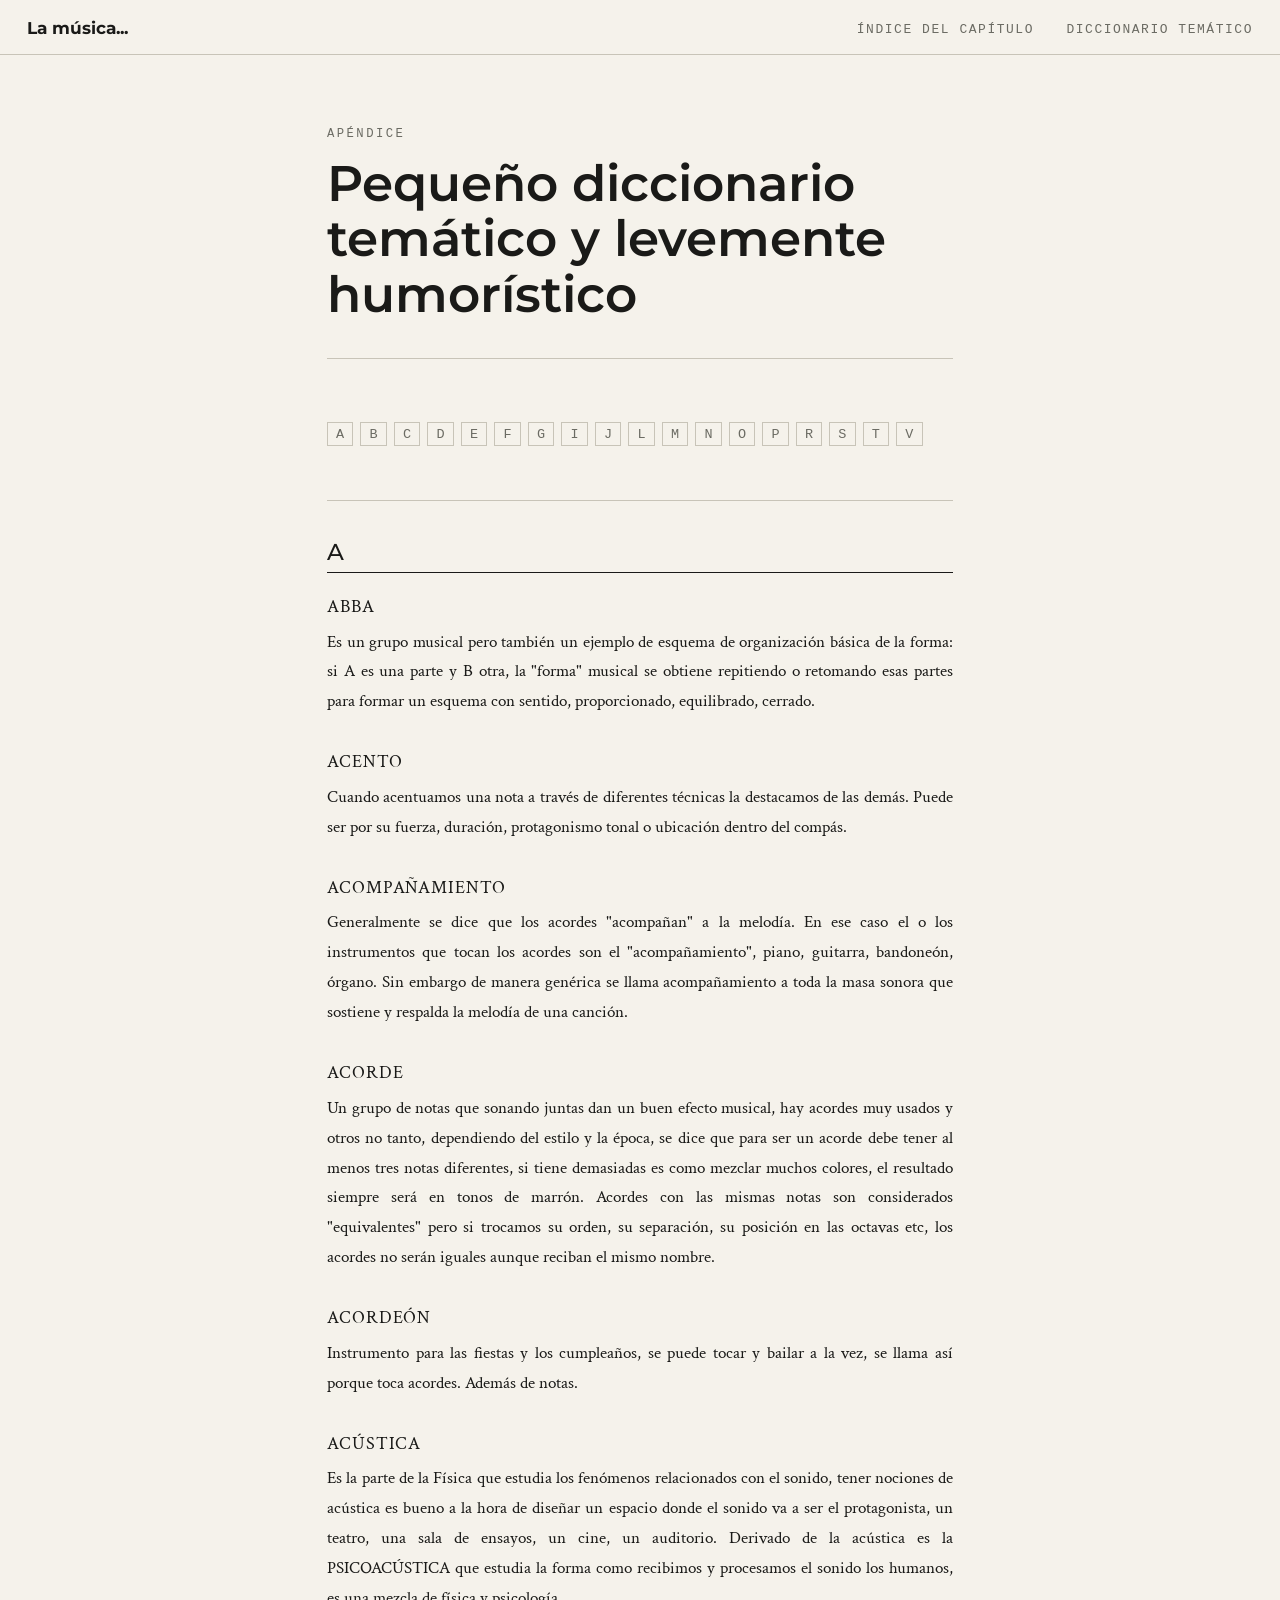
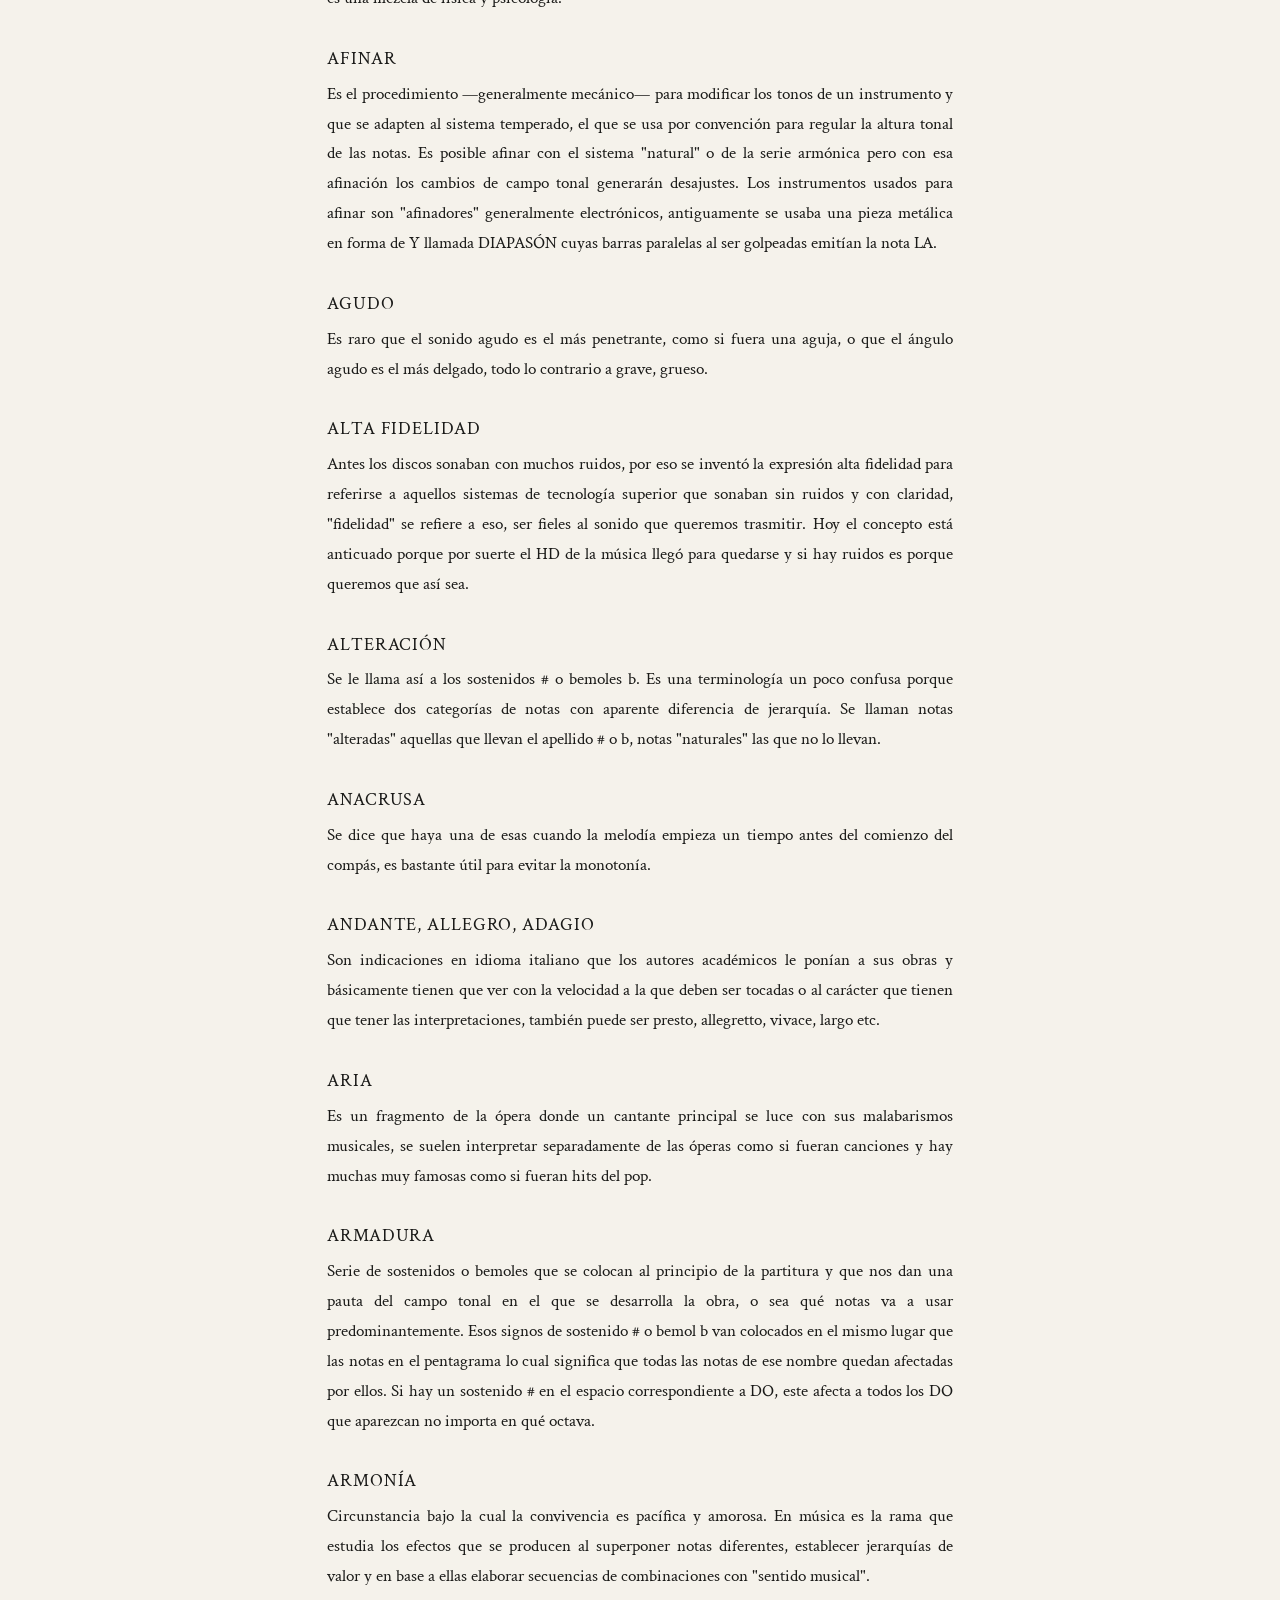
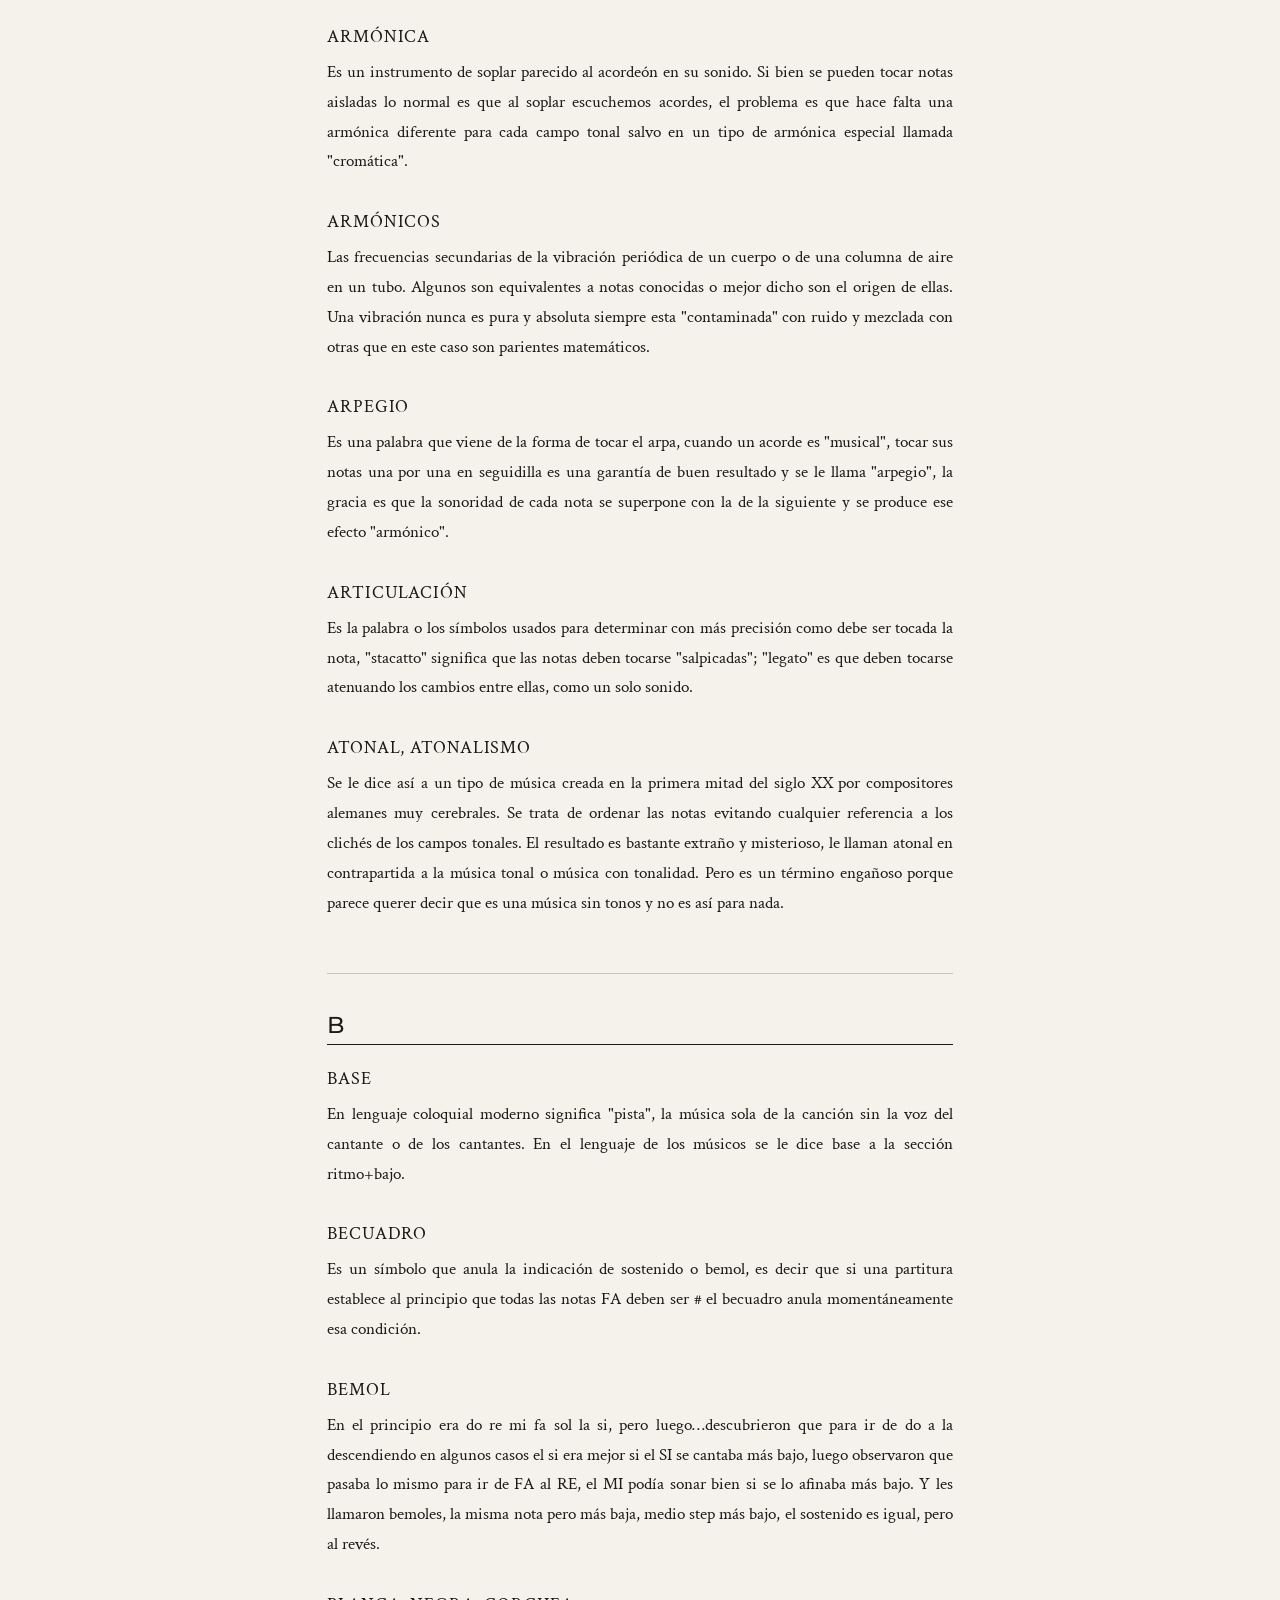
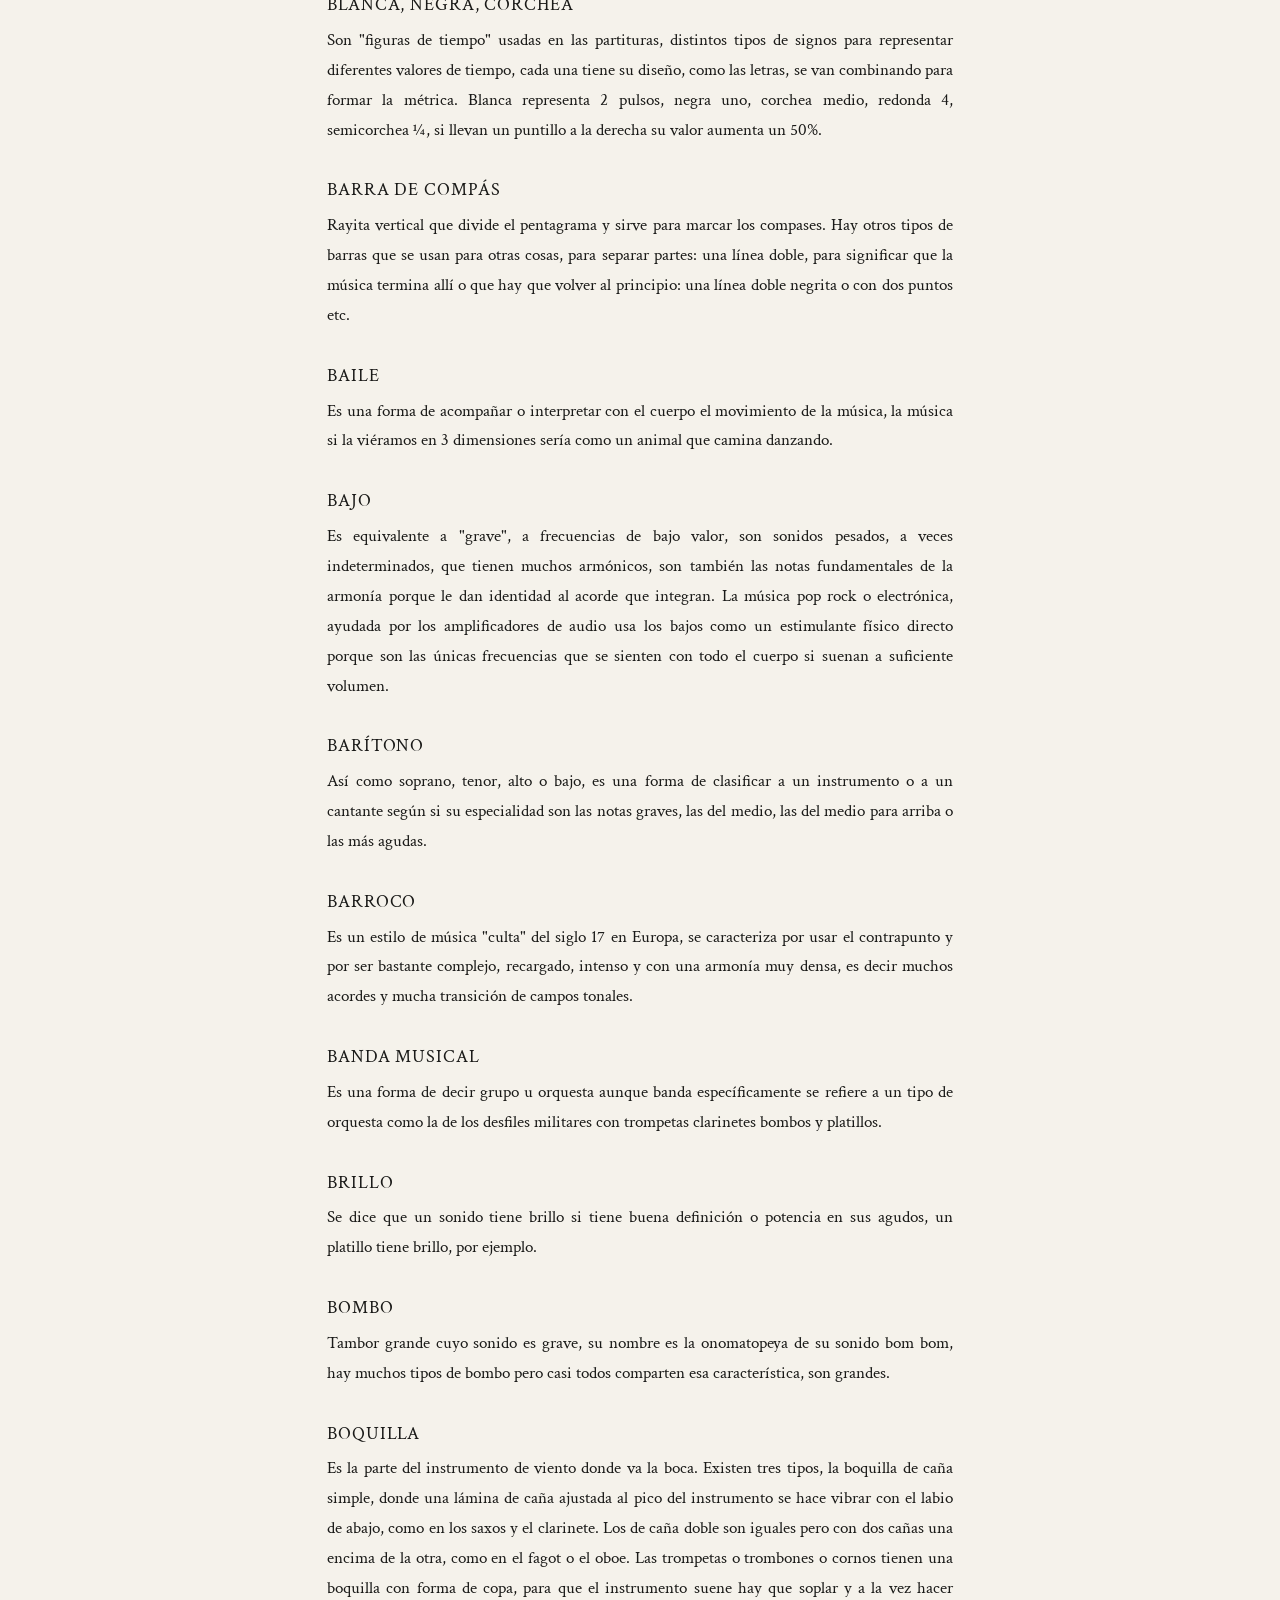
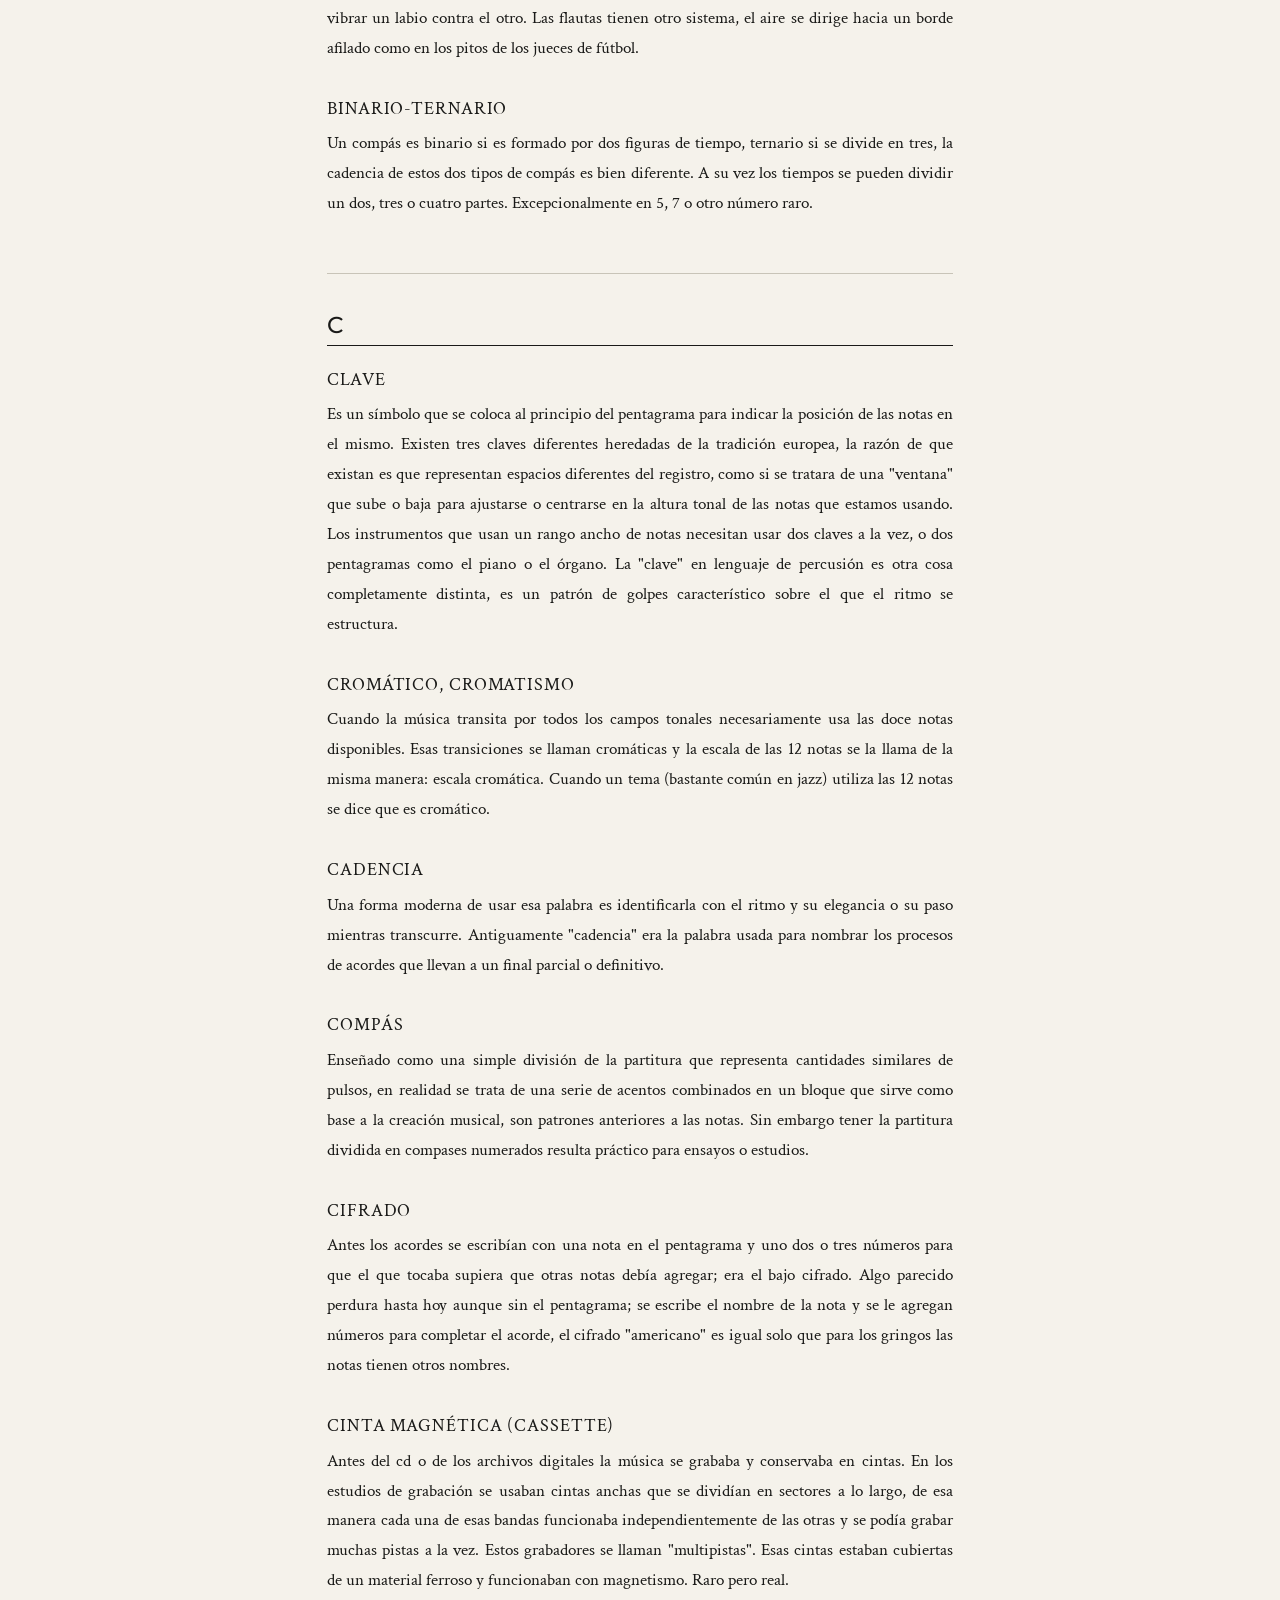
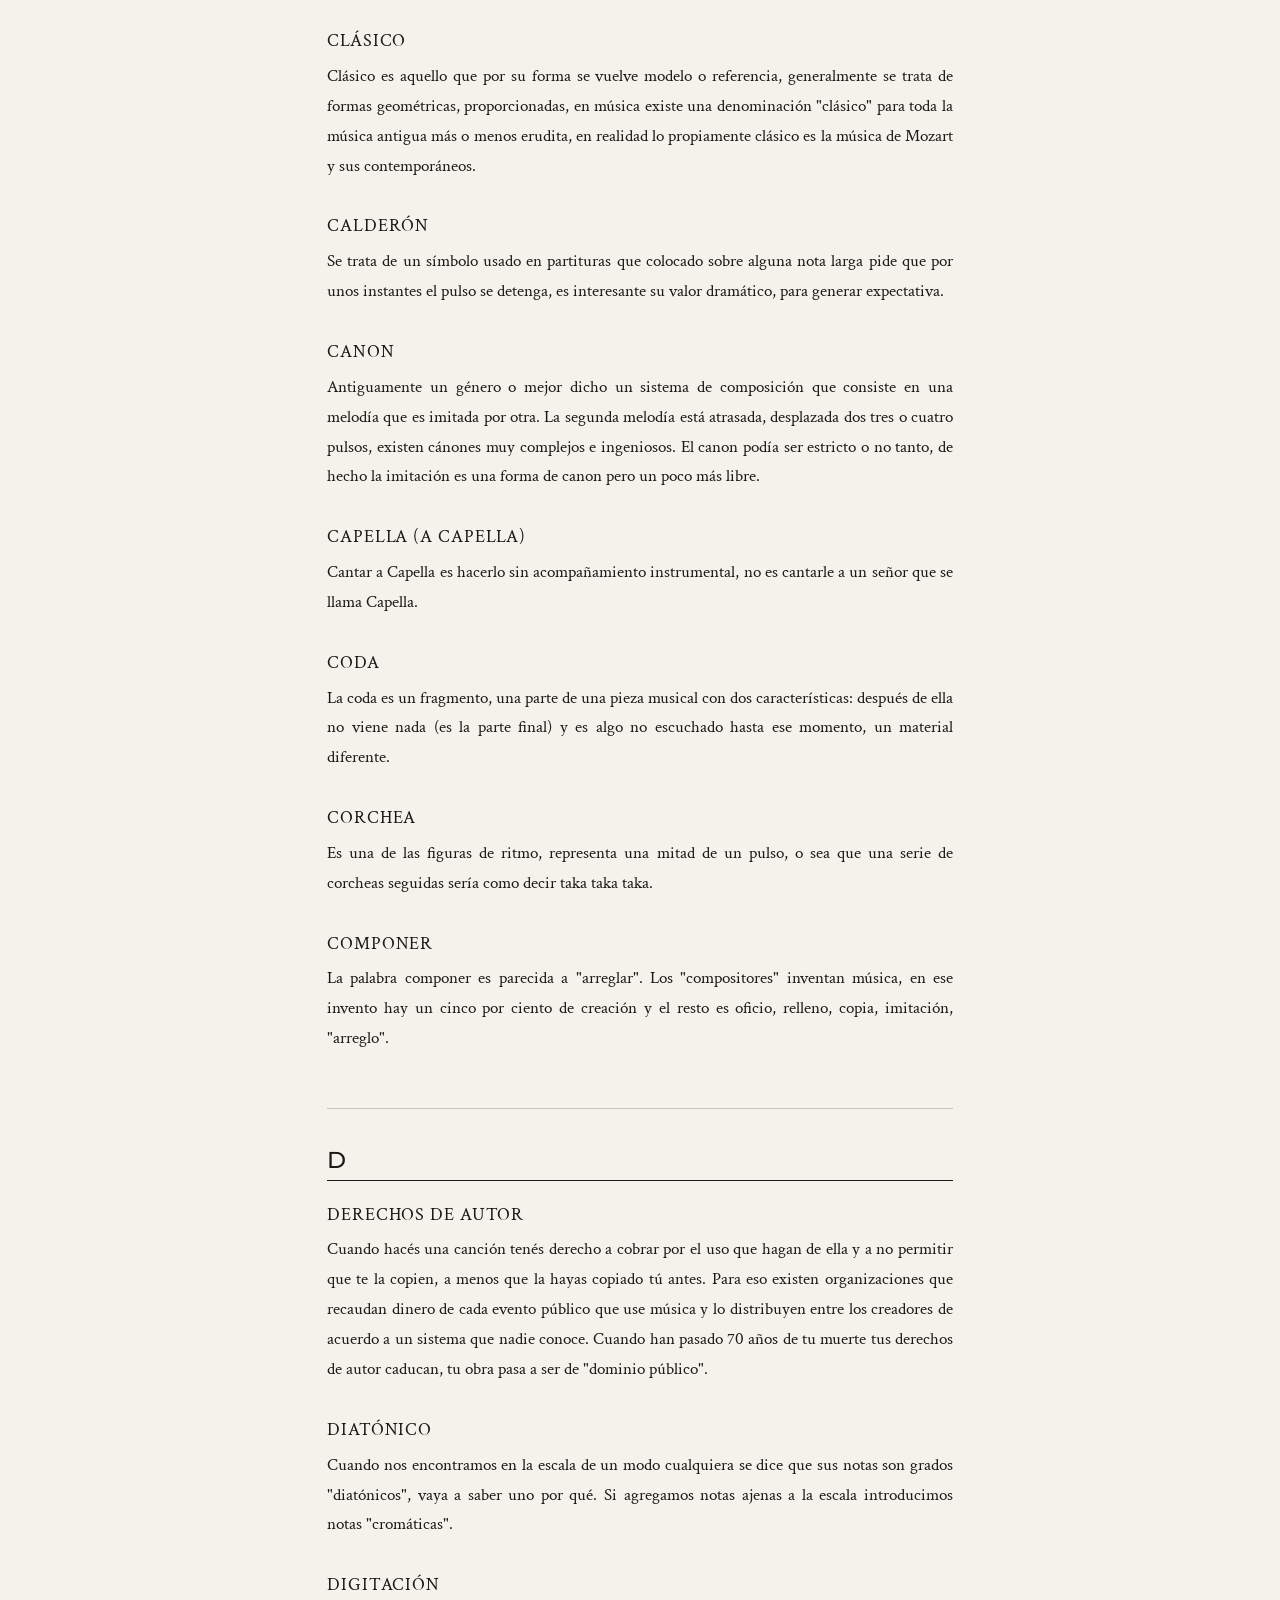
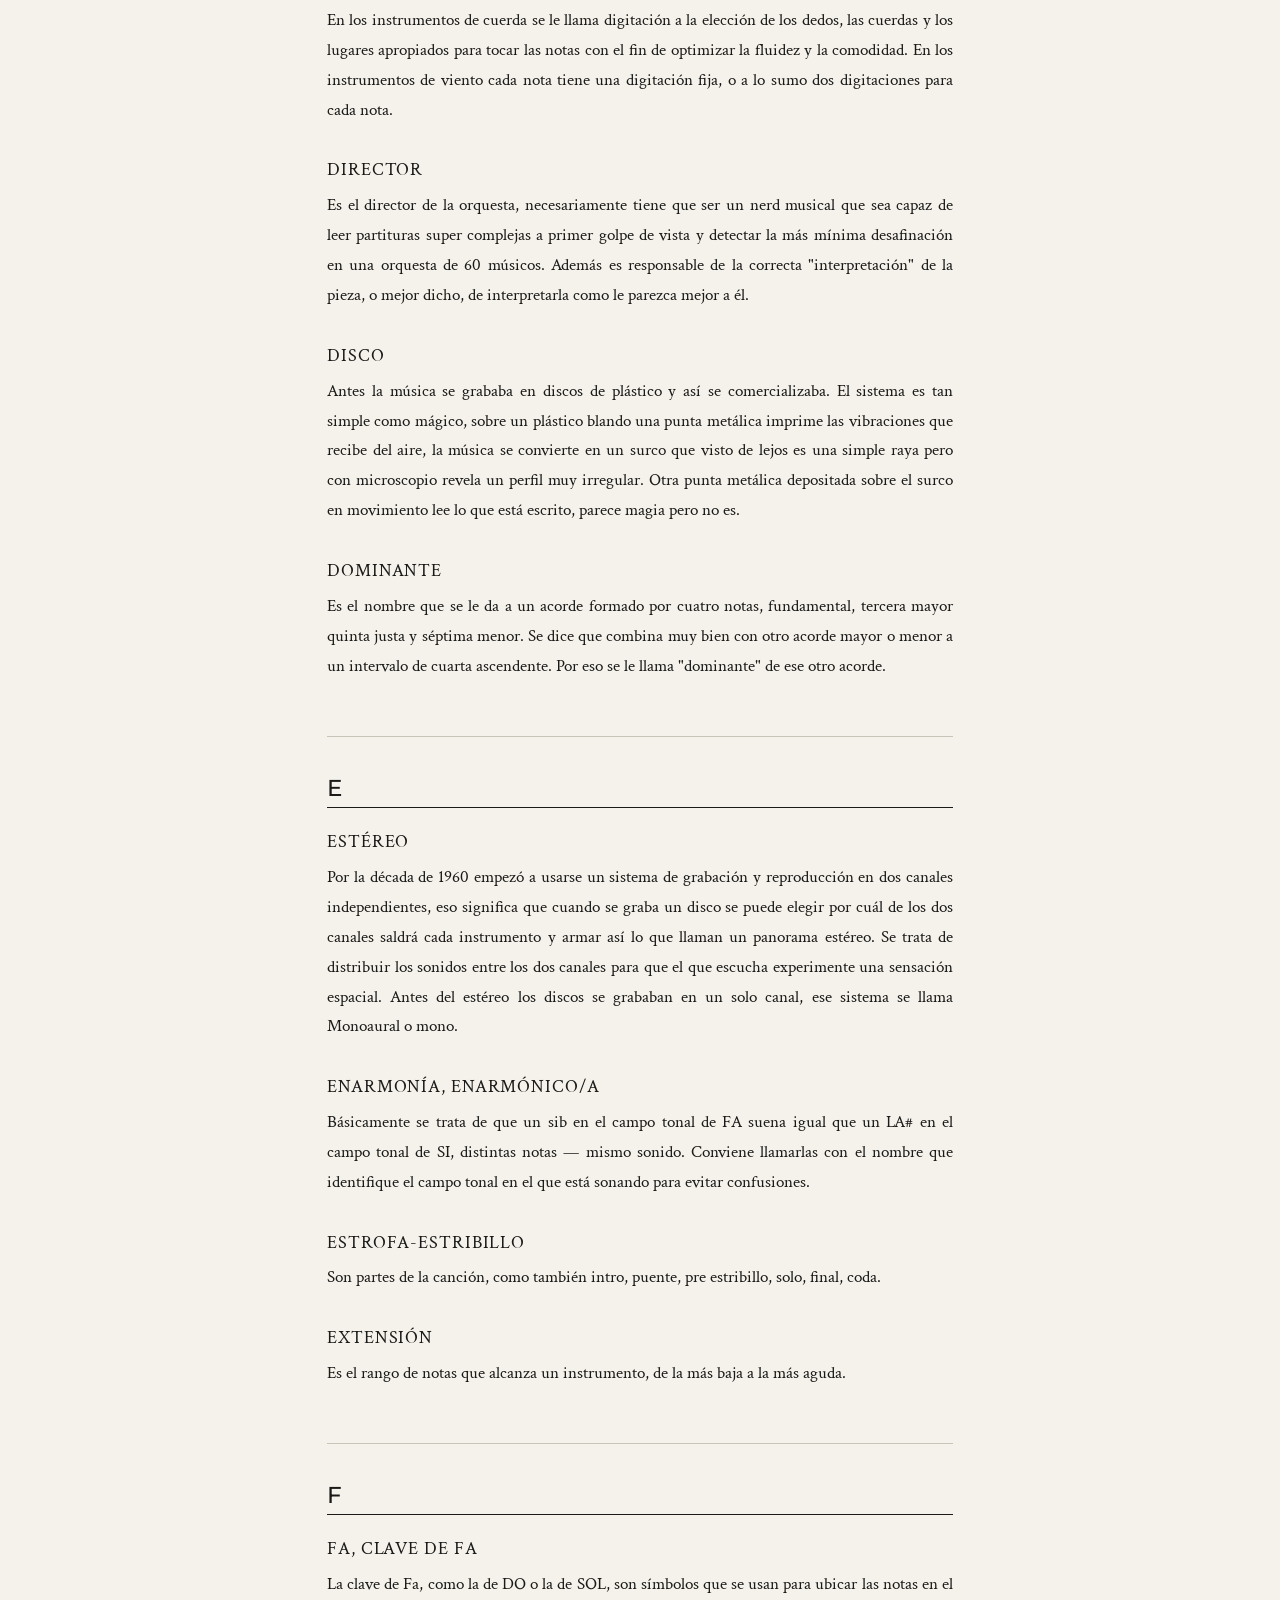
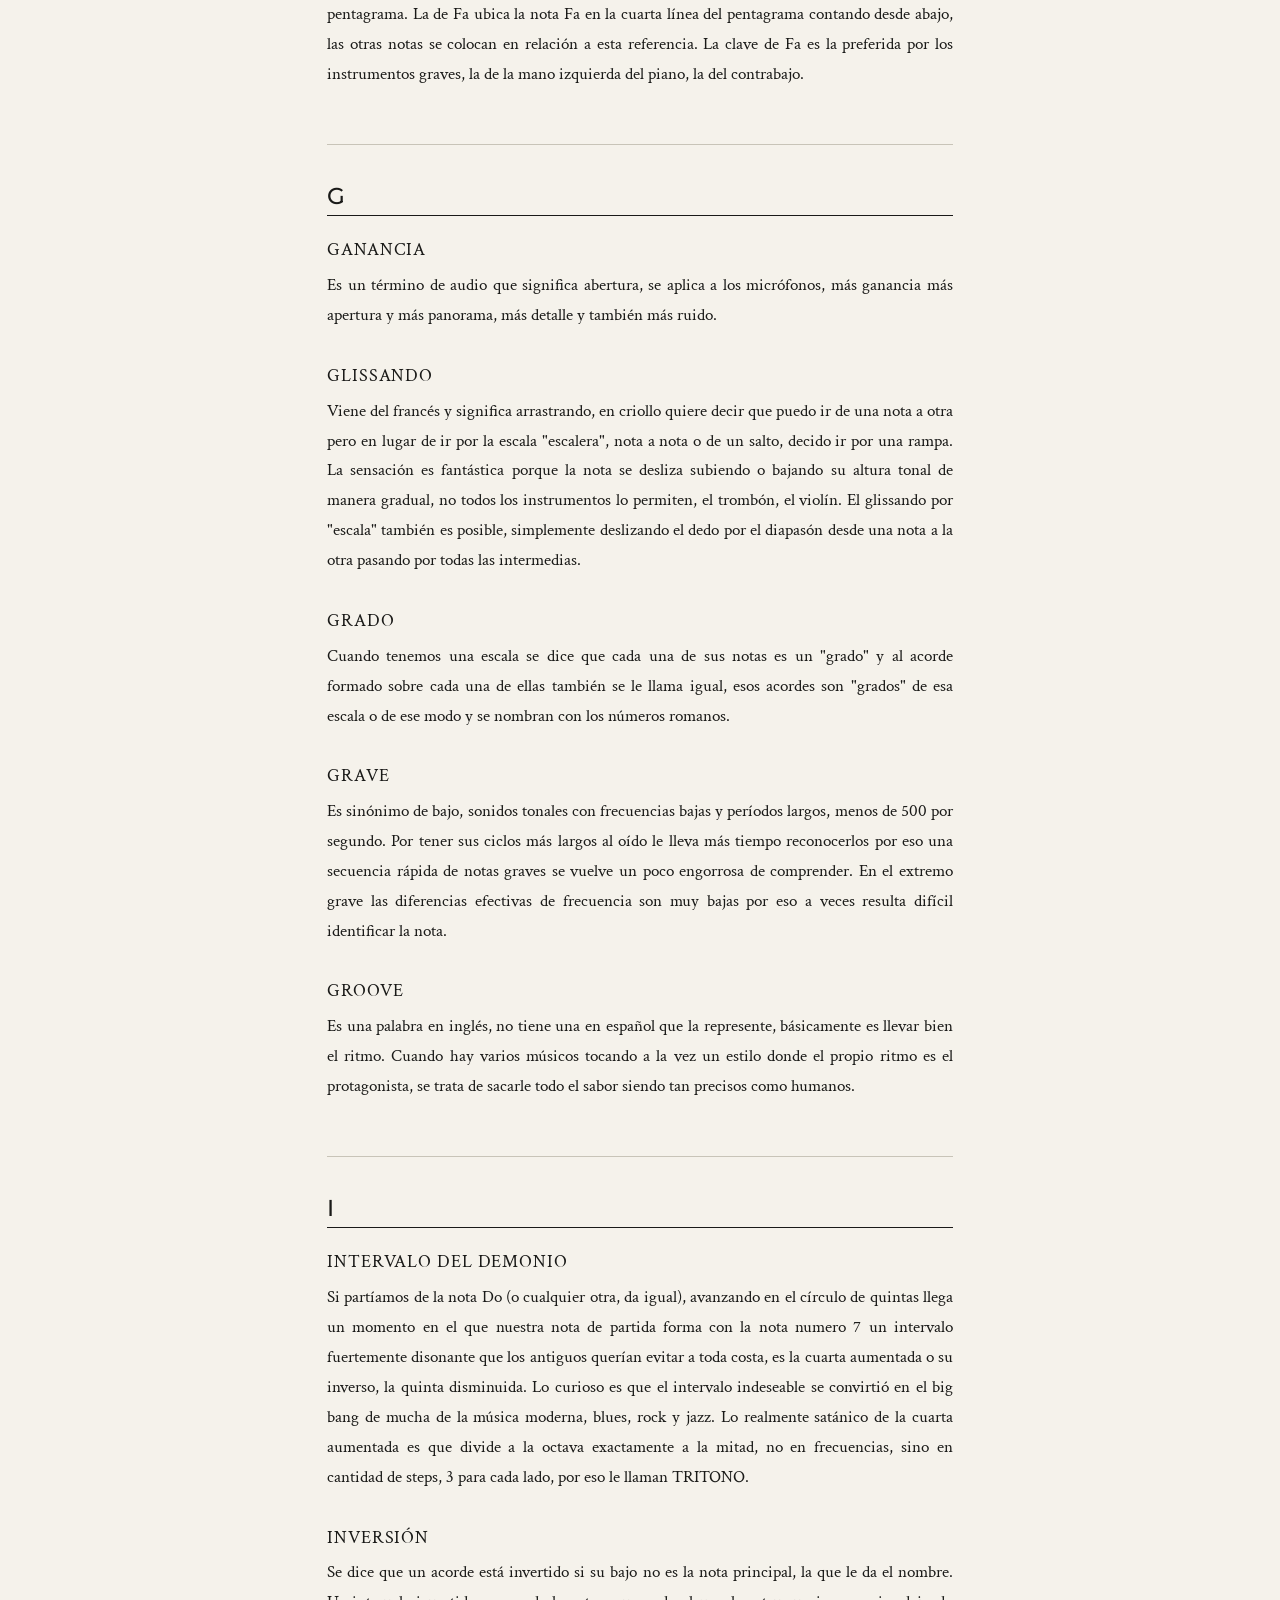
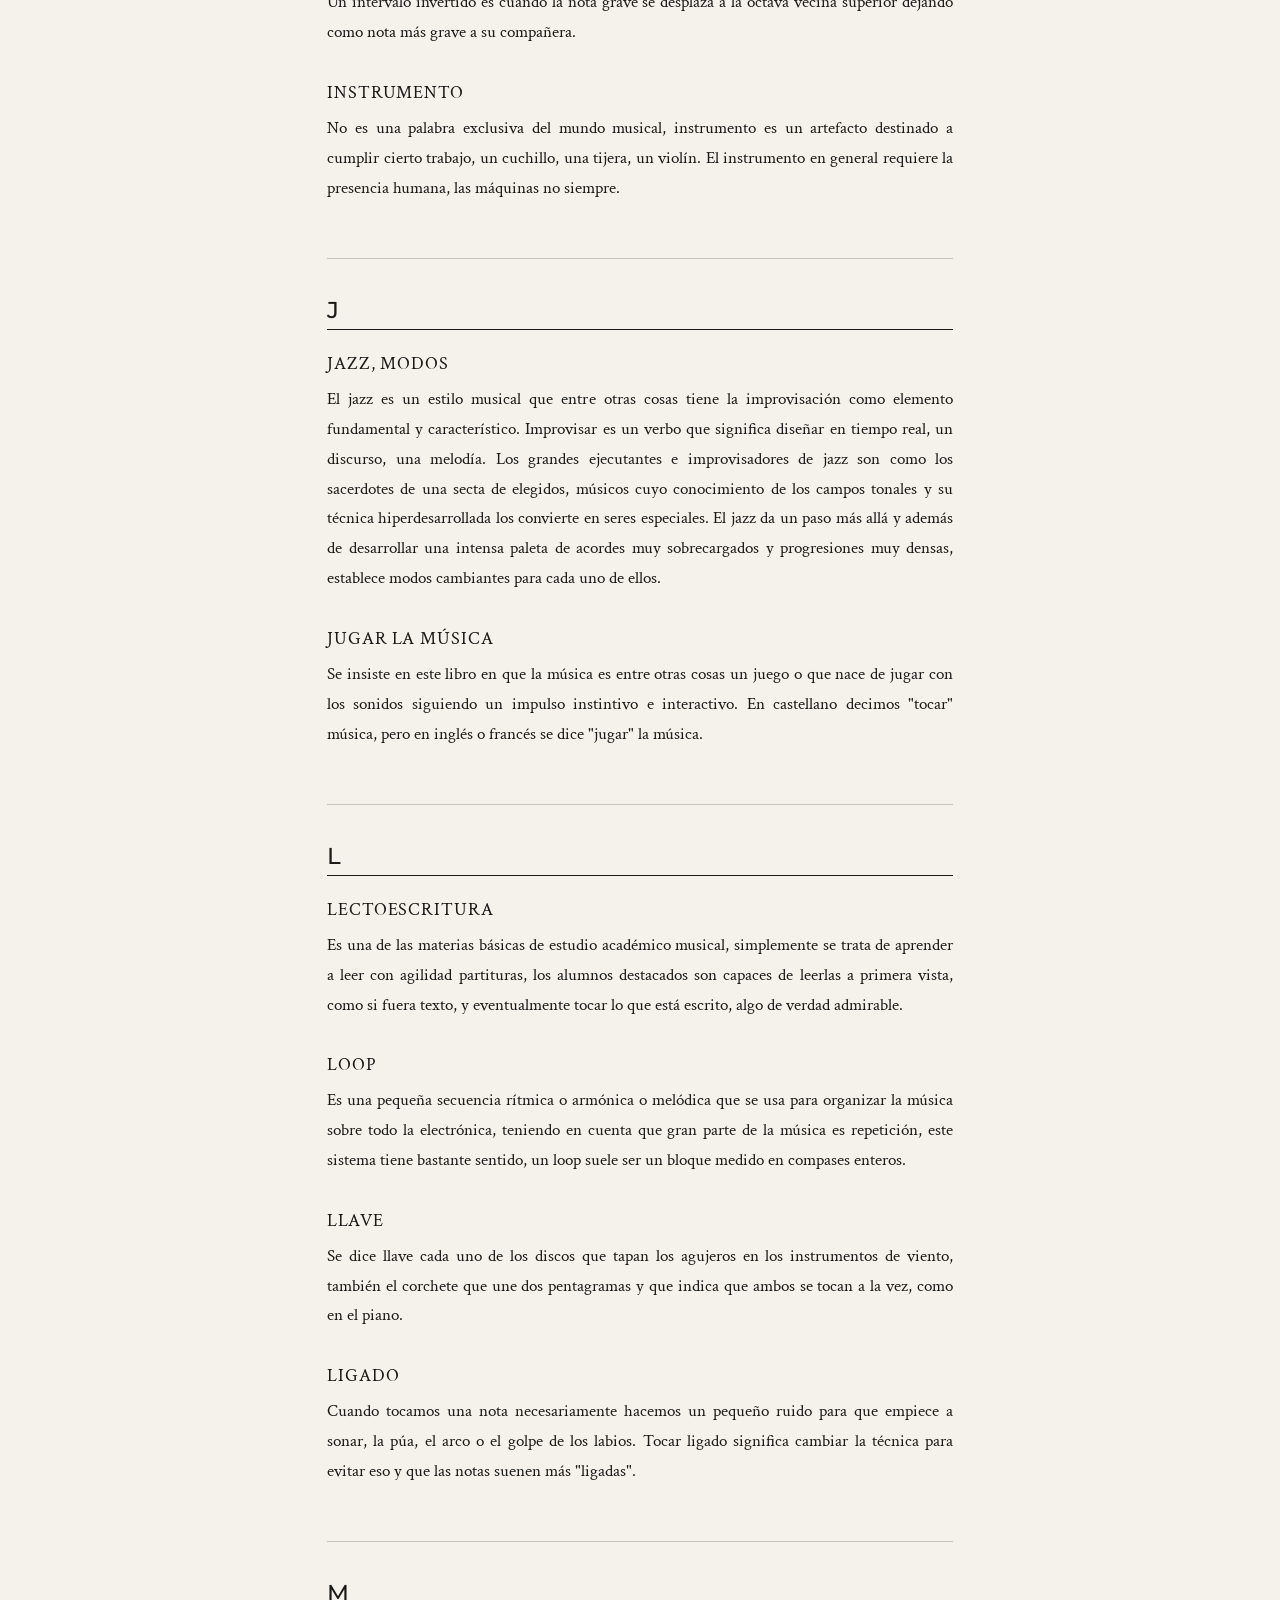
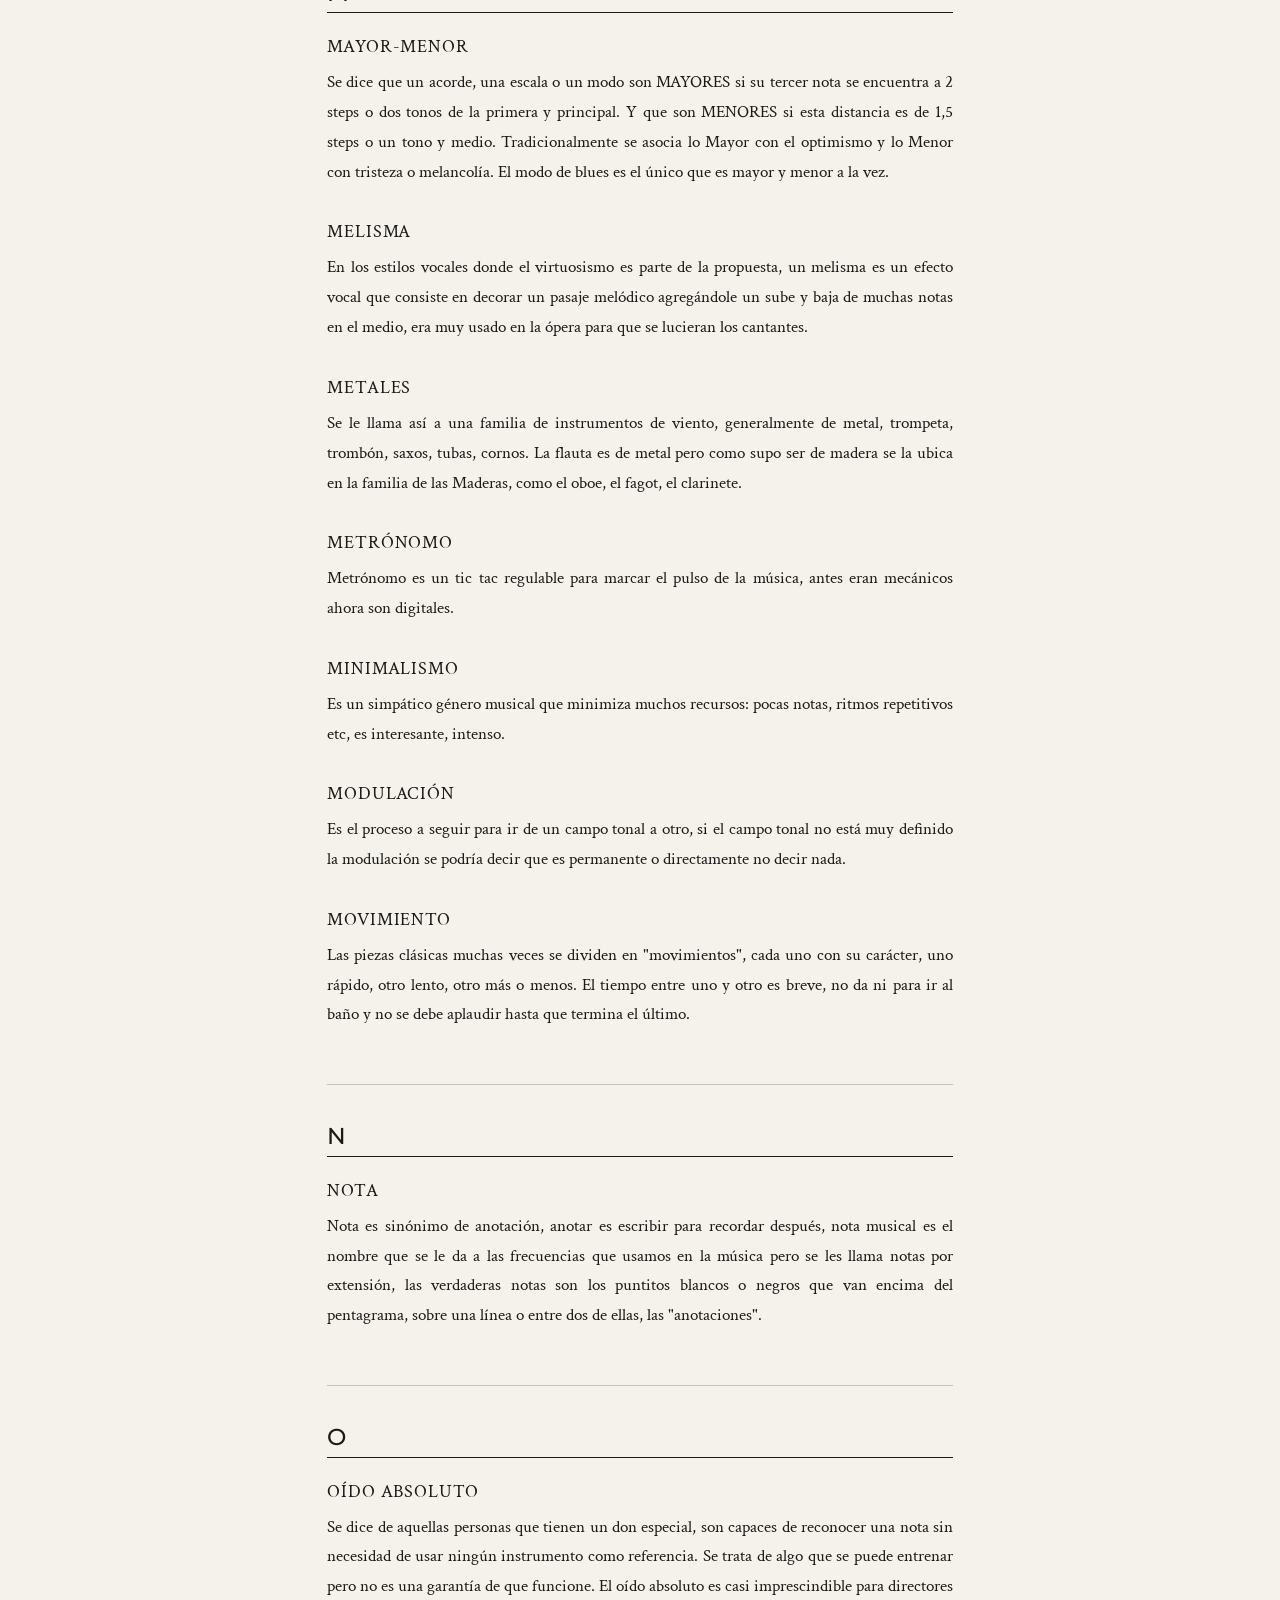
<file: diccionario.html>
<!DOCTYPE html>
<html lang="es">
<head>
<meta charset="UTF-8">
<meta name="viewport" content="width=device-width, initial-scale=1.0">
<title>Diccionario temático — Ensayo Abierto</title>
<link rel="stylesheet" href="style.css">
</head>
<body>

<nav class="site-nav">
  <a class="nav-brand" href="index.html">La música...</a>
  <ul class="nav-links">
    <li><a href="cap5.html#indice">Índice del capítulo</a></li>
    <li><a href="#indice">Diccionario temático</a></li>
  </ul>
</nav>

<main class="page-wrap">

  <header class="chapter-header">
    <span class="chapter-num">Apéndice</span>
    <h1 class="chapter-title">Pequeño diccionario temático y levemente humorístico</h1>
  </header>

  <nav id="indice" aria-label="Letras del diccionario">
    <div class="dict-letter-nav">
      <a href="#letra-a">A</a>
      <a href="#letra-b">B</a>
      <a href="#letra-c">C</a>
      <a href="#letra-d">D</a>
      <a href="#letra-e">E</a>
      <a href="#letra-f">F</a>
      <a href="#letra-g">G</a>
      <a href="#letra-i">I</a>
      <a href="#letra-j">J</a>
      <a href="#letra-l">L</a>
      <a href="#letra-m">M</a>
      <a href="#letra-n">N</a>
      <a href="#letra-o">O</a>
      <a href="#letra-p">P</a>
      <a href="#letra-r">R</a>
      <a href="#letra-s">S</a>
      <a href="#letra-t">T</a>
      <a href="#letra-v">V</a>
    </div>
  </nav>

  <div class="chapter-body">

    <section class="dict-section" id="letra-a">
      <h2 class="dict-letter-heading">A</h2>

      <div class="dict-entry">
        <p class="dict-term">ABBA</p>
        <p class="dict-def">Es un grupo musical pero también un ejemplo de esquema de organización básica de la forma: si A es una parte y B otra, la "forma" musical se obtiene repitiendo o retomando esas partes para formar un esquema con sentido, proporcionado, equilibrado, cerrado.</p>
      </div>

      <div class="dict-entry">
        <p class="dict-term">ACENTO</p>
        <p class="dict-def">Cuando acentuamos una nota a través de diferentes técnicas la destacamos de las demás. Puede ser por su fuerza, duración, protagonismo tonal o ubicación dentro del compás.</p>
      </div>

      <div class="dict-entry">
        <p class="dict-term">ACOMPAÑAMIENTO</p>
        <p class="dict-def">Generalmente se dice que los acordes "acompañan" a la melodía. En ese caso el o los instrumentos que tocan los acordes son el "acompañamiento", piano, guitarra, bandoneón, órgano. Sin embargo de manera genérica se llama acompañamiento a toda la masa sonora que sostiene y respalda la melodía de una canción.</p>
      </div>

      <div class="dict-entry">
        <p class="dict-term">ACORDE</p>
        <p class="dict-def">Un grupo de notas que sonando juntas dan un buen efecto musical, hay acordes muy usados y otros no tanto, dependiendo del estilo y la época, se dice que para ser un acorde debe tener al menos tres notas diferentes, si tiene demasiadas es como mezclar muchos colores, el resultado siempre será en tonos de marrón. Acordes con las mismas notas son considerados "equivalentes" pero si trocamos su orden, su separación, su posición en las octavas etc, los acordes no serán iguales aunque reciban el mismo nombre.</p>
      </div>

      <div class="dict-entry">
        <p class="dict-term">ACORDEÓN</p>
        <p class="dict-def">Instrumento para las fiestas y los cumpleaños, se puede tocar y bailar a la vez, se llama así porque toca acordes. Además de notas.</p>
      </div>

      <div class="dict-entry">
        <p class="dict-term">ACÚSTICA</p>
        <p class="dict-def">Es la parte de la Física que estudia los fenómenos relacionados con el sonido, tener nociones de acústica es bueno a la hora de diseñar un espacio donde el sonido va a ser el protagonista, un teatro, una sala de ensayos, un cine, un auditorio. Derivado de la acústica es la PSICOACÚSTICA que estudia la forma como recibimos y procesamos el sonido los humanos, es una mezcla de física y psicología.</p>
      </div>

      <div class="dict-entry">
        <p class="dict-term">AFINAR</p>
        <p class="dict-def">Es el procedimiento —generalmente mecánico— para modificar los tonos de un instrumento y que se adapten al sistema temperado, el que se usa por convención para regular la altura tonal de las notas. Es posible afinar con el sistema "natural" o de la serie armónica pero con esa afinación los cambios de campo tonal generarán desajustes. Los instrumentos usados para afinar son "afinadores" generalmente electrónicos, antiguamente se usaba una pieza metálica en forma de Y llamada DIAPASÓN cuyas barras paralelas al ser golpeadas emitían la nota LA.</p>
      </div>

      <div class="dict-entry">
        <p class="dict-term">AGUDO</p>
        <p class="dict-def">Es raro que el sonido agudo es el más penetrante, como si fuera una aguja, o que el ángulo agudo es el más delgado, todo lo contrario a grave, grueso.</p>
      </div>

      <div class="dict-entry">
        <p class="dict-term">ALTA FIDELIDAD</p>
        <p class="dict-def">Antes los discos sonaban con muchos ruidos, por eso se inventó la expresión alta fidelidad para referirse a aquellos sistemas de tecnología superior que sonaban sin ruidos y con claridad, "fidelidad" se refiere a eso, ser fieles al sonido que queremos trasmitir. Hoy el concepto está anticuado porque por suerte el HD de la música llegó para quedarse y si hay ruidos es porque queremos que así sea.</p>
      </div>

      <div class="dict-entry">
        <p class="dict-term">ALTERACIÓN</p>
        <p class="dict-def">Se le llama así a los sostenidos # o bemoles b. Es una terminología un poco confusa porque establece dos categorías de notas con aparente diferencia de jerarquía. Se llaman notas "alteradas" aquellas que llevan el apellido # o b, notas "naturales" las que no lo llevan.</p>
      </div>

      <div class="dict-entry">
        <p class="dict-term">ANACRUSA</p>
        <p class="dict-def">Se dice que haya una de esas cuando la melodía empieza un tiempo antes del comienzo del compás, es bastante útil para evitar la monotonía.</p>
      </div>

      <div class="dict-entry">
        <p class="dict-term">ANDANTE, ALLEGRO, ADAGIO</p>
        <p class="dict-def">Son indicaciones en idioma italiano que los autores académicos le ponían a sus obras y básicamente tienen que ver con la velocidad a la que deben ser tocadas o al carácter que tienen que tener las interpretaciones, también puede ser presto, allegretto, vivace, largo etc.</p>
      </div>

      <div class="dict-entry">
        <p class="dict-term">ARIA</p>
        <p class="dict-def">Es un fragmento de la ópera donde un cantante principal se luce con sus malabarismos musicales, se suelen interpretar separadamente de las óperas como si fueran canciones y hay muchas muy famosas como si fueran hits del pop.</p>
      </div>

      <div class="dict-entry">
        <p class="dict-term">ARMADURA</p>
        <p class="dict-def">Serie de sostenidos o bemoles que se colocan al principio de la partitura y que nos dan una pauta del campo tonal en el que se desarrolla la obra, o sea qué notas va a usar predominantemente. Esos signos de sostenido # o bemol b van colocados en el mismo lugar que las notas en el pentagrama lo cual significa que todas las notas de ese nombre quedan afectadas por ellos. Si hay un sostenido # en el espacio correspondiente a DO, este afecta a todos los DO que aparezcan no importa en qué octava.</p>
      </div>

      <div class="dict-entry">
        <p class="dict-term">ARMONÍA</p>
        <p class="dict-def">Circunstancia bajo la cual la convivencia es pacífica y amorosa. En música es la rama que estudia los efectos que se producen al superponer notas diferentes, establecer jerarquías de valor y en base a ellas elaborar secuencias de combinaciones con "sentido musical".</p>
      </div>

      <div class="dict-entry">
        <p class="dict-term">ARMÓNICA</p>
        <p class="dict-def">Es un instrumento de soplar parecido al acordeón en su sonido. Si bien se pueden tocar notas aisladas lo normal es que al soplar escuchemos acordes, el problema es que hace falta una armónica diferente para cada campo tonal salvo en un tipo de armónica especial llamada "cromática".</p>
      </div>

      <div class="dict-entry">
        <p class="dict-term">ARMÓNICOS</p>
        <p class="dict-def">Las frecuencias secundarias de la vibración periódica de un cuerpo o de una columna de aire en un tubo. Algunos son equivalentes a notas conocidas o mejor dicho son el origen de ellas. Una vibración nunca es pura y absoluta siempre esta "contaminada" con ruido y mezclada con otras que en este caso son parientes matemáticos.</p>
      </div>

      <div class="dict-entry">
        <p class="dict-term">ARPEGIO</p>
        <p class="dict-def">Es una palabra que viene de la forma de tocar el arpa, cuando un acorde es "musical", tocar sus notas una por una en seguidilla es una garantía de buen resultado y se le llama "arpegio", la gracia es que la sonoridad de cada nota se superpone con la de la siguiente y se produce ese efecto "armónico".</p>
      </div>

      <div class="dict-entry">
        <p class="dict-term">ARTICULACIÓN</p>
        <p class="dict-def">Es la palabra o los símbolos usados para determinar con más precisión como debe ser tocada la nota, "stacatto" significa que las notas deben tocarse "salpicadas"; "legato" es que deben tocarse atenuando los cambios entre ellas, como un solo sonido.</p>
      </div>

      <div class="dict-entry">
        <p class="dict-term">ATONAL, ATONALISMO</p>
        <p class="dict-def">Se le dice así a un tipo de música creada en la primera mitad del siglo XX por compositores alemanes muy cerebrales. Se trata de ordenar las notas evitando cualquier referencia a los clichés de los campos tonales. El resultado es bastante extraño y misterioso, le llaman atonal en contrapartida a la música tonal o música con tonalidad. Pero es un término engañoso porque parece querer decir que es una música sin tonos y no es así para nada.</p>
      </div>
    </section>

    <section class="dict-section" id="letra-b">
      <h2 class="dict-letter-heading">B</h2>

      <div class="dict-entry">
        <p class="dict-term">BASE</p>
        <p class="dict-def">En lenguaje coloquial moderno significa "pista", la música sola de la canción sin la voz del cantante o de los cantantes. En el lenguaje de los músicos se le dice base a la sección ritmo+bajo.</p>
      </div>

      <div class="dict-entry">
        <p class="dict-term">BECUADRO</p>
        <p class="dict-def">Es un símbolo que anula la indicación de sostenido o bemol, es decir que si una partitura establece al principio que todas las notas FA deben ser # el becuadro anula momentáneamente esa condición.</p>
      </div>

      <div class="dict-entry">
        <p class="dict-term">BEMOL</p>
        <p class="dict-def">En el principio era do re mi fa sol la si, pero luego…descubrieron que para ir de do a la descendiendo en algunos casos el si era mejor si el SI se cantaba más bajo, luego observaron que pasaba lo mismo para ir de FA al RE, el MI podía sonar bien si se lo afinaba más bajo. Y les llamaron bemoles, la misma nota pero más baja, medio step más bajo, el sostenido es igual, pero al revés.</p>
      </div>

      <div class="dict-entry">
        <p class="dict-term">BLANCA, NEGRA, CORCHEA</p>
        <p class="dict-def">Son "figuras de tiempo" usadas en las partituras, distintos tipos de signos para representar diferentes valores de tiempo, cada una tiene su diseño, como las letras, se van combinando para formar la métrica. Blanca representa 2 pulsos, negra uno, corchea medio, redonda 4, semicorchea ¼, si llevan un puntillo a la derecha su valor aumenta un 50%.</p>
      </div>

      <div class="dict-entry">
        <p class="dict-term">BARRA DE COMPÁS</p>
        <p class="dict-def">Rayita vertical que divide el pentagrama y sirve para marcar los compases. Hay otros tipos de barras que se usan para otras cosas, para separar partes: una línea doble, para significar que la música termina allí o que hay que volver al principio: una línea doble negrita o con dos puntos etc.</p>
      </div>

      <div class="dict-entry">
        <p class="dict-term">BAILE</p>
        <p class="dict-def">Es una forma de acompañar o interpretar con el cuerpo el movimiento de la música, la música si la viéramos en 3 dimensiones sería como un animal que camina danzando.</p>
      </div>

      <div class="dict-entry">
        <p class="dict-term">BAJO</p>
        <p class="dict-def">Es equivalente a "grave", a frecuencias de bajo valor, son sonidos pesados, a veces indeterminados, que tienen muchos armónicos, son también las notas fundamentales de la armonía porque le dan identidad al acorde que integran. La música pop rock o electrónica, ayudada por los amplificadores de audio usa los bajos como un estimulante físico directo porque son las únicas frecuencias que se sienten con todo el cuerpo si suenan a suficiente volumen.</p>
      </div>

      <div class="dict-entry">
        <p class="dict-term">BARÍTONO</p>
        <p class="dict-def">Así como soprano, tenor, alto o bajo, es una forma de clasificar a un instrumento o a un cantante según si su especialidad son las notas graves, las del medio, las del medio para arriba o las más agudas.</p>
      </div>

      <div class="dict-entry">
        <p class="dict-term">BARROCO</p>
        <p class="dict-def">Es un estilo de música "culta" del siglo 17 en Europa, se caracteriza por usar el contrapunto y por ser bastante complejo, recargado, intenso y con una armonía muy densa, es decir muchos acordes y mucha transición de campos tonales.</p>
      </div>

      <div class="dict-entry">
        <p class="dict-term">BANDA MUSICAL</p>
        <p class="dict-def">Es una forma de decir grupo u orquesta aunque banda específicamente se refiere a un tipo de orquesta como la de los desfiles militares con trompetas clarinetes bombos y platillos.</p>
      </div>

      <div class="dict-entry">
        <p class="dict-term">BRILLO</p>
        <p class="dict-def">Se dice que un sonido tiene brillo si tiene buena definición o potencia en sus agudos, un platillo tiene brillo, por ejemplo.</p>
      </div>

      <div class="dict-entry">
        <p class="dict-term">BOMBO</p>
        <p class="dict-def">Tambor grande cuyo sonido es grave, su nombre es la onomatopeya de su sonido bom bom, hay muchos tipos de bombo pero casi todos comparten esa característica, son grandes.</p>
      </div>

      <div class="dict-entry">
        <p class="dict-term">BOQUILLA</p>
        <p class="dict-def">Es la parte del instrumento de viento donde va la boca. Existen tres tipos, la boquilla de caña simple, donde una lámina de caña ajustada al pico del instrumento se hace vibrar con el labio de abajo, como en los saxos y el clarinete. Los de caña doble son iguales pero con dos cañas una encima de la otra, como en el fagot o el oboe. Las trompetas o trombones o cornos tienen una boquilla con forma de copa, para que el instrumento suene hay que soplar y a la vez hacer vibrar un labio contra el otro. Las flautas tienen otro sistema, el aire se dirige hacia un borde afilado como en los pitos de los jueces de fútbol.</p>
      </div>

      <div class="dict-entry">
        <p class="dict-term">BINARIO-TERNARIO</p>
        <p class="dict-def">Un compás es binario si es formado por dos figuras de tiempo, ternario si se divide en tres, la cadencia de estos dos tipos de compás es bien diferente. A su vez los tiempos se pueden dividir un dos, tres o cuatro partes. Excepcionalmente en 5, 7 o otro número raro.</p>
      </div>
    </section>

    <section class="dict-section" id="letra-c">
      <h2 class="dict-letter-heading">C</h2>

      <div class="dict-entry">
        <p class="dict-term">CLAVE</p>
        <p class="dict-def">Es un símbolo que se coloca al principio del pentagrama para indicar la posición de las notas en el mismo. Existen tres claves diferentes heredadas de la tradición europea, la razón de que existan es que representan espacios diferentes del registro, como si se tratara de una "ventana" que sube o baja para ajustarse o centrarse en la altura tonal de las notas que estamos usando. Los instrumentos que usan un rango ancho de notas necesitan usar dos claves a la vez, o dos pentagramas como el piano o el órgano. La "clave" en lenguaje de percusión es otra cosa completamente distinta, es un patrón de golpes característico sobre el que el ritmo se estructura.</p>
      </div>

      <div class="dict-entry">
        <p class="dict-term">CROMÁTICO, CROMATISMO</p>
        <p class="dict-def">Cuando la música transita por todos los campos tonales necesariamente usa las doce notas disponibles. Esas transiciones se llaman cromáticas y la escala de las 12 notas se la llama de la misma manera: escala cromática. Cuando un tema (bastante común en jazz) utiliza las 12 notas se dice que es cromático.</p>
      </div>

      <div class="dict-entry">
        <p class="dict-term">CADENCIA</p>
        <p class="dict-def">Una forma moderna de usar esa palabra es identificarla con el ritmo y su elegancia o su paso mientras transcurre. Antiguamente "cadencia" era la palabra usada para nombrar los procesos de acordes que llevan a un final parcial o definitivo.</p>
      </div>

      <div class="dict-entry">
        <p class="dict-term">COMPÁS</p>
        <p class="dict-def">Enseñado como una simple división de la partitura que representa cantidades similares de pulsos, en realidad se trata de una serie de acentos combinados en un bloque que sirve como base a la creación musical, son patrones anteriores a las notas. Sin embargo tener la partitura dividida en compases numerados resulta práctico para ensayos o estudios.</p>
      </div>

      <div class="dict-entry">
        <p class="dict-term">CIFRADO</p>
        <p class="dict-def">Antes los acordes se escribían con una nota en el pentagrama y uno dos o tres números para que el que tocaba supiera que otras notas debía agregar; era el bajo cifrado. Algo parecido perdura hasta hoy aunque sin el pentagrama; se escribe el nombre de la nota y se le agregan números para completar el acorde, el cifrado "americano" es igual solo que para los gringos las notas tienen otros nombres.</p>
      </div>

      <div class="dict-entry">
        <p class="dict-term">CINTA MAGNÉTICA (CASSETTE)</p>
        <p class="dict-def">Antes del cd o de los archivos digitales la música se grababa y conservaba en cintas. En los estudios de grabación se usaban cintas anchas que se dividían en sectores a lo largo, de esa manera cada una de esas bandas funcionaba independientemente de las otras y se podía grabar muchas pistas a la vez. Estos grabadores se llaman "multipistas". Esas cintas estaban cubiertas de un material ferroso y funcionaban con magnetismo. Raro pero real.</p>
      </div>

      <div class="dict-entry">
        <p class="dict-term">CLÁSICO</p>
        <p class="dict-def">Clásico es aquello que por su forma se vuelve modelo o referencia, generalmente se trata de formas geométricas, proporcionadas, en música existe una denominación "clásico" para toda la música antigua más o menos erudita, en realidad lo propiamente clásico es la música de Mozart y sus contemporáneos.</p>
      </div>

      <div class="dict-entry">
        <p class="dict-term">CALDERÓN</p>
        <p class="dict-def">Se trata de un símbolo usado en partituras que colocado sobre alguna nota larga pide que por unos instantes el pulso se detenga, es interesante su valor dramático, para generar expectativa.</p>
      </div>

      <div class="dict-entry">
        <p class="dict-term">CANON</p>
        <p class="dict-def">Antiguamente un género o mejor dicho un sistema de composición que consiste en una melodía que es imitada por otra. La segunda melodía está atrasada, desplazada dos tres o cuatro pulsos, existen cánones muy complejos e ingeniosos. El canon podía ser estricto o no tanto, de hecho la imitación es una forma de canon pero un poco más libre.</p>
      </div>

      <div class="dict-entry">
        <p class="dict-term">CAPELLA (A CAPELLA)</p>
        <p class="dict-def">Cantar a Capella es hacerlo sin acompañamiento instrumental, no es cantarle a un señor que se llama Capella.</p>
      </div>

      <div class="dict-entry">
        <p class="dict-term">CODA</p>
        <p class="dict-def">La coda es un fragmento, una parte de una pieza musical con dos características: después de ella no viene nada (es la parte final) y es algo no escuchado hasta ese momento, un material diferente.</p>
      </div>

      <div class="dict-entry">
        <p class="dict-term">CORCHEA</p>
        <p class="dict-def">Es una de las figuras de ritmo, representa una mitad de un pulso, o sea que una serie de corcheas seguidas sería como decir taka taka taka.</p>
      </div>

      <div class="dict-entry">
        <p class="dict-term">COMPONER</p>
        <p class="dict-def">La palabra componer es parecida a "arreglar". Los "compositores" inventan música, en ese invento hay un cinco por ciento de creación y el resto es oficio, relleno, copia, imitación, "arreglo".</p>
      </div>
    </section>

    <section class="dict-section" id="letra-d">
      <h2 class="dict-letter-heading">D</h2>

      <div class="dict-entry">
        <p class="dict-term">DERECHOS DE AUTOR</p>
        <p class="dict-def">Cuando hacés una canción tenés derecho a cobrar por el uso que hagan de ella y a no permitir que te la copien, a menos que la hayas copiado tú antes. Para eso existen organizaciones que recaudan dinero de cada evento público que use música y lo distribuyen entre los creadores de acuerdo a un sistema que nadie conoce. Cuando han pasado 70 años de tu muerte tus derechos de autor caducan, tu obra pasa a ser de "dominio público".</p>
      </div>

      <div class="dict-entry">
        <p class="dict-term">DIATÓNICO</p>
        <p class="dict-def">Cuando nos encontramos en la escala de un modo cualquiera se dice que sus notas son grados "diatónicos", vaya a saber uno por qué. Si agregamos notas ajenas a la escala introducimos notas "cromáticas".</p>
      </div>

      <div class="dict-entry">
        <p class="dict-term">DIGITACIÓN</p>
        <p class="dict-def">En los instrumentos de cuerda se le llama digitación a la elección de los dedos, las cuerdas y los lugares apropiados para tocar las notas con el fin de optimizar la fluidez y la comodidad. En los instrumentos de viento cada nota tiene una digitación fija, o a lo sumo dos digitaciones para cada nota.</p>
      </div>

      <div class="dict-entry">
        <p class="dict-term">DIRECTOR</p>
        <p class="dict-def">Es el director de la orquesta, necesariamente tiene que ser un nerd musical que sea capaz de leer partituras super complejas a primer golpe de vista y detectar la más mínima desafinación en una orquesta de 60 músicos. Además es responsable de la correcta "interpretación" de la pieza, o mejor dicho, de interpretarla como le parezca mejor a él.</p>
      </div>

      <div class="dict-entry">
        <p class="dict-term">DISCO</p>
        <p class="dict-def">Antes la música se grababa en discos de plástico y así se comercializaba. El sistema es tan simple como mágico, sobre un plástico blando una punta metálica imprime las vibraciones que recibe del aire, la música se convierte en un surco que visto de lejos es una simple raya pero con microscopio revela un perfil muy irregular. Otra punta metálica depositada sobre el surco en movimiento lee lo que está escrito, parece magia pero no es.</p>
      </div>

      <div class="dict-entry">
        <p class="dict-term">DOMINANTE</p>
        <p class="dict-def">Es el nombre que se le da a un acorde formado por cuatro notas, fundamental, tercera mayor quinta justa y séptima menor. Se dice que combina muy bien con otro acorde mayor o menor a un intervalo de cuarta ascendente. Por eso se le llama "dominante" de ese otro acorde.</p>
      </div>
    </section>

    <section class="dict-section" id="letra-e">
      <h2 class="dict-letter-heading">E</h2>

      <div class="dict-entry">
        <p class="dict-term">ESTÉREO</p>
        <p class="dict-def">Por la década de 1960 empezó a usarse un sistema de grabación y reproducción en dos canales independientes, eso significa que cuando se graba un disco se puede elegir por cuál de los dos canales saldrá cada instrumento y armar así lo que llaman un panorama estéreo. Se trata de distribuir los sonidos entre los dos canales para que el que escucha experimente una sensación espacial. Antes del estéreo los discos se grababan en un solo canal, ese sistema se llama Monoaural o mono.</p>
      </div>

      <div class="dict-entry">
        <p class="dict-term">ENARMONÍA, ENARMÓNICO/A</p>
        <p class="dict-def">Básicamente se trata de que un sib en el campo tonal de FA suena igual que un LA# en el campo tonal de SI, distintas notas — mismo sonido. Conviene llamarlas con el nombre que identifique el campo tonal en el que está sonando para evitar confusiones.</p>
      </div>

      <div class="dict-entry">
        <p class="dict-term">ESTROFA-ESTRIBILLO</p>
        <p class="dict-def">Son partes de la canción, como también intro, puente, pre estribillo, solo, final, coda.</p>
      </div>

      <div class="dict-entry">
        <p class="dict-term">EXTENSIÓN</p>
        <p class="dict-def">Es el rango de notas que alcanza un instrumento, de la más baja a la más aguda.</p>
      </div>
    </section>

    <section class="dict-section" id="letra-f">
      <h2 class="dict-letter-heading">F</h2>

      <div class="dict-entry">
        <p class="dict-term">FA, CLAVE DE FA</p>
        <p class="dict-def">La clave de Fa, como la de DO o la de SOL, son símbolos que se usan para ubicar las notas en el pentagrama. La de Fa ubica la nota Fa en la cuarta línea del pentagrama contando desde abajo, las otras notas se colocan en relación a esta referencia. La clave de Fa es la preferida por los instrumentos graves, la de la mano izquierda del piano, la del contrabajo.</p>
      </div>
    </section>

    <section class="dict-section" id="letra-g">
      <h2 class="dict-letter-heading">G</h2>

      <div class="dict-entry">
        <p class="dict-term">GANANCIA</p>
        <p class="dict-def">Es un término de audio que significa abertura, se aplica a los micrófonos, más ganancia más apertura y más panorama, más detalle y también más ruido.</p>
      </div>

      <div class="dict-entry">
        <p class="dict-term">GLISSANDO</p>
        <p class="dict-def">Viene del francés y significa arrastrando, en criollo quiere decir que puedo ir de una nota a otra pero en lugar de ir por la escala "escalera", nota a nota o de un salto, decido ir por una rampa. La sensación es fantástica porque la nota se desliza subiendo o bajando su altura tonal de manera gradual, no todos los instrumentos lo permiten, el trombón, el violín. El glissando por "escala" también es posible, simplemente deslizando el dedo por el diapasón desde una nota a la otra pasando por todas las intermedias.</p>
      </div>

      <div class="dict-entry">
        <p class="dict-term">GRADO</p>
        <p class="dict-def">Cuando tenemos una escala se dice que cada una de sus notas es un "grado" y al acorde formado sobre cada una de ellas también se le llama igual, esos acordes son "grados" de esa escala o de ese modo y se nombran con los números romanos.</p>
      </div>

      <div class="dict-entry">
        <p class="dict-term">GRAVE</p>
        <p class="dict-def">Es sinónimo de bajo, sonidos tonales con frecuencias bajas y períodos largos, menos de 500 por segundo. Por tener sus ciclos más largos al oído le lleva más tiempo reconocerlos por eso una secuencia rápida de notas graves se vuelve un poco engorrosa de comprender. En el extremo grave las diferencias efectivas de frecuencia son muy bajas por eso a veces resulta difícil identificar la nota.</p>
      </div>

      <div class="dict-entry">
        <p class="dict-term">GROOVE</p>
        <p class="dict-def">Es una palabra en inglés, no tiene una en español que la represente, básicamente es llevar bien el ritmo. Cuando hay varios músicos tocando a la vez un estilo donde el propio ritmo es el protagonista, se trata de sacarle todo el sabor siendo tan precisos como humanos.</p>
      </div>
    </section>

    <section class="dict-section" id="letra-i">
      <h2 class="dict-letter-heading">I</h2>

      <div class="dict-entry">
        <p class="dict-term">INTERVALO DEL DEMONIO</p>
        <p class="dict-def">Si partíamos de la nota Do (o cualquier otra, da igual), avanzando en el círculo de quintas llega un momento en el que nuestra nota de partida forma con la nota numero 7 un intervalo fuertemente disonante que los antiguos querían evitar a toda costa, es la cuarta aumentada o su inverso, la quinta disminuida. Lo curioso es que el intervalo indeseable se convirtió en el big bang de mucha de la música moderna, blues, rock y jazz. Lo realmente satánico de la cuarta aumentada es que divide a la octava exactamente a la mitad, no en frecuencias, sino en cantidad de steps, 3 para cada lado, por eso le llaman TRITONO.</p>
      </div>

      <div class="dict-entry">
        <p class="dict-term">INVERSIÓN</p>
        <p class="dict-def">Se dice que un acorde está invertido si su bajo no es la nota principal, la que le da el nombre. Un intervalo invertido es cuando la nota grave se desplaza a la octava vecina superior dejando como nota más grave a su compañera.</p>
      </div>

      <div class="dict-entry">
        <p class="dict-term">INSTRUMENTO</p>
        <p class="dict-def">No es una palabra exclusiva del mundo musical, instrumento es un artefacto destinado a cumplir cierto trabajo, un cuchillo, una tijera, un violín. El instrumento en general requiere la presencia humana, las máquinas no siempre.</p>
      </div>
    </section>

    <section class="dict-section" id="letra-j">
      <h2 class="dict-letter-heading">J</h2>

      <div class="dict-entry">
        <p class="dict-term">JAZZ, MODOS</p>
        <p class="dict-def">El jazz es un estilo musical que entre otras cosas tiene la improvisación como elemento fundamental y característico. Improvisar es un verbo que significa diseñar en tiempo real, un discurso, una melodía. Los grandes ejecutantes e improvisadores de jazz son como los sacerdotes de una secta de elegidos, músicos cuyo conocimiento de los campos tonales y su técnica hiperdesarrollada los convierte en seres especiales. El jazz da un paso más allá y además de desarrollar una intensa paleta de acordes muy sobrecargados y progresiones muy densas, establece modos cambiantes para cada uno de ellos.</p>
      </div>

      <div class="dict-entry">
        <p class="dict-term">JUGAR LA MÚSICA</p>
        <p class="dict-def">Se insiste en este libro en que la música es entre otras cosas un juego o que nace de jugar con los sonidos siguiendo un impulso instintivo e interactivo. En castellano decimos "tocar" música, pero en inglés o francés se dice "jugar" la música.</p>
      </div>
    </section>

    <section class="dict-section" id="letra-l">
      <h2 class="dict-letter-heading">L</h2>

      <div class="dict-entry">
        <p class="dict-term">LECTOESCRITURA</p>
        <p class="dict-def">Es una de las materias básicas de estudio académico musical, simplemente se trata de aprender a leer con agilidad partituras, los alumnos destacados son capaces de leerlas a primera vista, como si fuera texto, y eventualmente tocar lo que está escrito, algo de verdad admirable.</p>
      </div>

      <div class="dict-entry">
        <p class="dict-term">LOOP</p>
        <p class="dict-def">Es una pequeña secuencia rítmica o armónica o melódica que se usa para organizar la música sobre todo la electrónica, teniendo en cuenta que gran parte de la música es repetición, este sistema tiene bastante sentido, un loop suele ser un bloque medido en compases enteros.</p>
      </div>

      <div class="dict-entry">
        <p class="dict-term">LLAVE</p>
        <p class="dict-def">Se dice llave cada uno de los discos que tapan los agujeros en los instrumentos de viento, también el corchete que une dos pentagramas y que indica que ambos se tocan a la vez, como en el piano.</p>
      </div>

      <div class="dict-entry">
        <p class="dict-term">LIGADO</p>
        <p class="dict-def">Cuando tocamos una nota necesariamente hacemos un pequeño ruido para que empiece a sonar, la púa, el arco o el golpe de los labios. Tocar ligado significa cambiar la técnica para evitar eso y que las notas suenen más "ligadas".</p>
      </div>
    </section>

    <section class="dict-section" id="letra-m">
      <h2 class="dict-letter-heading">M</h2>

      <div class="dict-entry">
        <p class="dict-term">MAYOR-MENOR</p>
        <p class="dict-def">Se dice que un acorde, una escala o un modo son MAYORES si su tercer nota se encuentra a 2 steps o dos tonos de la primera y principal. Y que son MENORES si esta distancia es de 1,5 steps o un tono y medio. Tradicionalmente se asocia lo Mayor con el optimismo y lo Menor con tristeza o melancolía. El modo de blues es el único que es mayor y menor a la vez.</p>
      </div>

      <div class="dict-entry">
        <p class="dict-term">MELISMA</p>
        <p class="dict-def">En los estilos vocales donde el virtuosismo es parte de la propuesta, un melisma es un efecto vocal que consiste en decorar un pasaje melódico agregándole un sube y baja de muchas notas en el medio, era muy usado en la ópera para que se lucieran los cantantes.</p>
      </div>

      <div class="dict-entry">
        <p class="dict-term">METALES</p>
        <p class="dict-def">Se le llama así a una familia de instrumentos de viento, generalmente de metal, trompeta, trombón, saxos, tubas, cornos. La flauta es de metal pero como supo ser de madera se la ubica en la familia de las Maderas, como el oboe, el fagot, el clarinete.</p>
      </div>

      <div class="dict-entry">
        <p class="dict-term">METRÓNOMO</p>
        <p class="dict-def">Metrónomo es un tic tac regulable para marcar el pulso de la música, antes eran mecánicos ahora son digitales.</p>
      </div>

      <div class="dict-entry">
        <p class="dict-term">MINIMALISMO</p>
        <p class="dict-def">Es un simpático género musical que minimiza muchos recursos: pocas notas, ritmos repetitivos etc, es interesante, intenso.</p>
      </div>

      <div class="dict-entry">
        <p class="dict-term">MODULACIÓN</p>
        <p class="dict-def">Es el proceso a seguir para ir de un campo tonal a otro, si el campo tonal no está muy definido la modulación se podría decir que es permanente o directamente no decir nada.</p>
      </div>

      <div class="dict-entry">
        <p class="dict-term">MOVIMIENTO</p>
        <p class="dict-def">Las piezas clásicas muchas veces se dividen en "movimientos", cada uno con su carácter, uno rápido, otro lento, otro más o menos. El tiempo entre uno y otro es breve, no da ni para ir al baño y no se debe aplaudir hasta que termina el último.</p>
      </div>
    </section>

    <section class="dict-section" id="letra-n">
      <h2 class="dict-letter-heading">N</h2>

      <div class="dict-entry">
        <p class="dict-term">NOTA</p>
        <p class="dict-def">Nota es sinónimo de anotación, anotar es escribir para recordar después, nota musical es el nombre que se le da a las frecuencias que usamos en la música pero se les llama notas por extensión, las verdaderas notas son los puntitos blancos o negros que van encima del pentagrama, sobre una línea o entre dos de ellas, las "anotaciones".</p>
      </div>
    </section>

    <section class="dict-section" id="letra-o">
      <h2 class="dict-letter-heading">O</h2>

      <div class="dict-entry">
        <p class="dict-term">OÍDO ABSOLUTO</p>
        <p class="dict-def">Se dice de aquellas personas que tienen un don especial, son capaces de reconocer una nota sin necesidad de usar ningún instrumento como referencia. Se trata de algo que se puede entrenar pero no es una garantía de que funcione. El oído absoluto es casi imprescindible para directores de orquestas o coros. Para el músico amateur o para el aficionado el oído absoluto tiene una desventaja, si pensamos que las notas adquieren valor según su contexto, su armonía, su ritmo o su fuerza, separar un fragmento musical en una serie de valores "visibles" es como entender un paisaje organizando sus colores.</p>
      </div>

      <div class="dict-entry">
        <p class="dict-term">ORQUESTAR</p>
        <p class="dict-def">Se dice de la actividad que consiste en adaptar una música, la que sea, a una orquesta. El orquestador debe saber como interactúan los instrumentos, cuales son las tesituras y los registros. Hoy existen programas de computadora capaces de crear esos documentos. Luego de creada la "orquestación" se "escriben" o imprimen "las partes" de cada instrumento en documentos separados para cada uno de los músicos, solo el Director se queda con la partitura original y completa que es como un libro.</p>
      </div>
    </section>

    <section class="dict-section" id="letra-p">
      <h2 class="dict-letter-heading">P</h2>

      <div class="dict-entry">
        <p class="dict-term">PARCHE-RESONANCIA</p>
        <p class="dict-def">Es una membrana de cuero o plástico que se le pone a un tambor, necesita estar bien tenso para vibrar, como las cuerdas, la caja del tambor es la cámara de resonancia, tanto cuerdas como parches sin caja de resonancia suenan bien poco.</p>
      </div>

      <div class="dict-entry">
        <p class="dict-term">PARLANTE-MICRÓFONO</p>
        <p class="dict-def">El parlante es el inverso del micrófono, el micrófono copia las vibraciones que le llegan del aire, las transforma en señales eléctricas, esas señales al llegar al parlante hacen lo mismo pero al revés. Tal vez un poco más fuerte porque acaban de pasar por un "amplificador".</p>
      </div>

      <div class="dict-entry">
        <p class="dict-term">PARTITURA</p>
        <p class="dict-def">La partitura es un pentagrama escrito, puede ser para uno, dos o muchos instrumentos. Están correctamente divididos en compases, cada uno con sus melodías o acordes, silencios o pausas. Una partitura lleva además indicaciones de clave, velocidad, carácter, articulación, volumen etc. Una partitura para una orquesta es una mil hojas de pentagramas apilados, una página entera representa a veces pocos segundos de música, la partitura de una sinfonía puede tener la apariencia de un libro.</p>
      </div>

      <div class="dict-entry">
        <p class="dict-term">PENTAGRAMA</p>
        <p class="dict-def">Es un sistema de escritura, tal vez el más antiguo todavía en uso, se trata de cinco líneas (penta=5) sobre las que se escriben las notas, entre las líneas o sobre ellas, de abajo hacia arriba, grave a agudo. Si la nota es muy aguda se agregarán pequeñas lineas auxiliares encima del pentagrama y si es muy grave se hace lo mismo por debajo. Si el instrumento tiene muchas notas como el piano se usan dos pentagramas y hay que ser muy guapo para leer diez notas a la vez.</p>
      </div>

      <div class="dict-entry">
        <p class="dict-term">PEDAL</p>
        <p class="dict-def">Muchos instrumentos usan pedales, el piano, las guitarras, el órgano. Pero pedal musical significa otra cosa, es una nota que se mantiene sonando durante varios compases, es bastante común en el bajo pero puede estar en otra voz más alta.</p>
      </div>

      <div class="dict-entry">
        <p class="dict-term">PISTÓN</p>
        <p class="dict-def">Se trata de una barra metálica que se mueve ajustadamente dentro de un cilindro hueco, algunos instrumentos de soplar tienen pistones, la trompeta, el corno, la tuba, el trombón, básicamente lo que hacen los pistones es alargar o acortar el recorrido del aire dentro de los tubos para conseguir nuevos tonos y sus armónicos.</p>
      </div>

      <div class="dict-entry">
        <p class="dict-term">PIZZICATO</p>
        <p class="dict-def">Es tocar el violín con los dedos en vez de con el arco. Las violas y los violoncellos y los contrabajos también.</p>
      </div>

      <div class="dict-entry">
        <p class="dict-term">PLAGIO</p>
        <p class="dict-def">Este es un concepto muy discutido, se supone que si un fragmento de unos cuantos segundos es igual a otro que alguien compuso antes se está cometiendo un delito, muchos plagios son inconscientes y algunos son muy leves y entran en la categoría de imitación.</p>
      </div>

      <div class="dict-entry">
        <p class="dict-term">POLIRRITMIA</p>
        <p class="dict-def">Esto es cuando hacemos sonar dos compases diferentes a la vez o peor, dos pulsos diferentes a la vez. Se supone que la gracia es que no hay períodos o son muy largos y en el medio una gran incertidumbre vertiginosa. No está mal.</p>
      </div>

      <div class="dict-entry">
        <p class="dict-term">PRODUCIR</p>
        <p class="dict-def">Hay muchas formas de producir, en música significa tomar decisiones artísticas y sonoras sobre un material X, la banda compone sus canciones, el productor aplica su olfato creativo y comercial para darles la mejor presentación posible, el mejor envoltorio, eso incluye por supuesto, acercarlos al éxito.</p>
      </div>

      <div class="dict-entry">
        <p class="dict-term">PULSAR</p>
        <p class="dict-def">Nada que ver con el pulso que marca el tiempo en la música, pulsar es hacer sonar la cuerda, con la púa o con los dedos.</p>
      </div>
    </section>

    <section class="dict-section" id="letra-r">
      <h2 class="dict-letter-heading">R</h2>

      <div class="dict-entry">
        <p class="dict-term">REGISTRO</p>
        <p class="dict-def">Registro se refiere una zona del rango de las notas, puede ser grave, medio o agudo y será diferente según el instrumento que se trate. Registrar una pieza musical es anotarla como propia para que otro no se adueñe.</p>
      </div>

      <div class="dict-entry">
        <p class="dict-term">ROMÁNTICO, ROMANTICISMO</p>
        <p class="dict-def">No se refiere a la canción de amor, romanticismo es ese período de la música académica europea donde las emociones se vuelven referencias para la composición a diferencia del período clásico en el que, por educación, no se hablaba del tema. Los acordes se vuelven mucho más cargados, las melodías más cromáticas e intrincadas, los clímax son exagerados, la textura más densa, todo se vuelve muy dramático. Quien diga que el tango viene de ese espíritu tal vez no se equivoca.</p>
      </div>

      <div class="dict-entry">
        <p class="dict-term">RUBATO</p>
        <p class="dict-def">Es el permiso para flexibilizar el pulso a voluntad, la música entra en modo elástico, lo difícil es hacerlo en grupo, solo es más fácil.</p>
      </div>
    </section>

    <section class="dict-section" id="letra-s">
      <h2 class="dict-letter-heading">S</h2>

      <div class="dict-entry">
        <p class="dict-term">STANDARD (JAZZ)</p>
        <p class="dict-def">Así llaman a esas melodías que por su calidad trascienden el tiempo, el estándar es un combo melodía acorde que los jazzistas usan para formar su repertorio, luego de tocar la melodía en toda su extensión improvisan hasta el cansancio sobre la misma progresión de acordes. No es imprescindible que la melodía se haya originado dentro del estilo, a veces son "importadas" de otros.</p>
      </div>

      <div class="dict-entry">
        <p class="dict-term">SOLFEO</p>
        <p class="dict-def">Solfeo viene de Sol y FA, las notas. Se trata de saber leer y/o escribir música en un pentagrama o varios. Su complejidad puede tener varios niveles, se trata de leer el ritmo, más la nota diciendo su nombre o directamente cantándola. El solfeo es algo que requiere mucha dedicación y lo que ha provocado que decenas de miles de personas abandonen la música y piensen "esto no es para mí". El solfeo es práctico para quien se dedica profesionalmente y tiene la suerte de dominarlo, de otra manera, usarlo como materia de estudio obligatoria corre el foco de lo que la música debería ser y genera frustración e impotencia. Grandes músicos no han necesitado del solfeo para nada.</p>
      </div>

      <div class="dict-entry">
        <p class="dict-term">SECUENCIA</p>
        <p class="dict-def">Una secuencia es una serie de sonidos repetida igual o con alguna transformación, por ejemplo transportada a otro tono.</p>
      </div>

      <div class="dict-entry">
        <p class="dict-term">SÍNCOPA</p>
        <p class="dict-def">Eso es cuando una nota se acentúa un momentito antes del acento natural del compás, es decir es como adelantar el acento momentáneamente, es algo muy usado, es interesante para eludir la pesadez de un compás siempre igual a sí mismo y darle nerviosismo a la cosa.</p>
      </div>
    </section>

    <section class="dict-section" id="letra-t">
      <h2 class="dict-letter-heading">T</h2>

      <div class="dict-entry">
        <p class="dict-term">TEMPO</p>
        <p class="dict-def">Es lo mismo que pulso, generalmente se le da un valor de metrónomo que significa tantos pulsos por minuto, las partituras a veces traen ese número indicado arriba.</p>
      </div>

      <div class="dict-entry">
        <p class="dict-term">TÓNICA (NOTA TÓNICA)</p>
        <p class="dict-def">Dentro de un modo existen algunas notas que permiten crear una sensación de reposo o descanso en la melodía, la propia estructura del modo determina cuales son esas notas, el ritmo o la acentuación pueden generar también esa sensación. Cabe aclarar que la determinación de una nota tónica es algo relativamente subjetivo salvo que se usen determinados enlaces de acordes o de notas melódicas destinados a crear esa sensación.</p>
      </div>

      <div class="dict-entry">
        <p class="dict-term">TONALIDAD</p>
        <p class="dict-def">Es el nombre que se le dió a un modo mixto o mejor dicho dos modos, uno mayor también llamado jónico y uno menor que en verdad son tres, bien fácil la cosa. Lo importante de la Tonalidad es que se basa en un supuesto eje tonal y articula todo el desarrollo con ese eje como referencia, una nota o un acorde que reciben el nombre de tónica. La realidad es que se trata de un sistema que es un poco obsoleto en su concepto pero que ha generado el 90% de la música que escuchamos.</p>
      </div>

      <div class="dict-entry">
        <p class="dict-term">TIMBRE</p>
        <p class="dict-def">Se le llama timbre a la huella de identidad de un sonido, depende del material y del procedimiento que se sigue para crearlo, no es lo mismo pulsar una cuerda de guitarra con una púa que soplar en una trompeta haciendo vibrar los labios, el timbre depende del modo de producir el sonido y del volumen de los armónicos si es que los tiene.</p>
      </div>

      <div class="dict-entry">
        <p class="dict-term">TONO</p>
        <p class="dict-def">Tono es el grado de tensión de algo, no se refiere solo al sonido, lo que sucede es que una cuerda en tensión tiene más "tono" que una cuerda floja y a medida que esa tensión se hace mayor el sonido que emite cuando vibra es más agudo. Por eso tono es equivalente a frecuencia. La teoría de la música usa esa palabra para dieciséis cosas diferentes, no ayuda mucho al que intenta entender.</p>
      </div>

      <div class="dict-entry">
        <p class="dict-term">TESITURA</p>
        <p class="dict-def">Es el ámbito musical donde se mueve un instrumento con comodidad. De lo más bajo a lo más agudo hay una extensión de 8 octavas y casi ningún instrumento alcanza, salvo el piano o el órgano, a tocar todas esas notas. Por eso se dice que la "tesitura" de un instrumento es el rango de notas que efectivamente puede tocar sin esfuerzos extras.</p>
      </div>

      <div class="dict-entry">
        <p class="dict-term">TABLATURA</p>
        <p class="dict-def">Es una forma moderna de escribir música para guitarra o cosas parecidas a ella. Se parece al pentagrama pero en este caso las líneas son las cuerdas (4, 5 o 6) y las notas llevan números que te dicen en qué espacio hay que pisarlas y se ordenan como en el lenguaje de izquierda a derecha. Es un método práctico pero no incluye signos de ritmo, es necesario saberse el ritmo de antemano.</p>
      </div>

      <div class="dict-entry">
        <p class="dict-term">TEMA</p>
        <p class="dict-def">Se le llama "tema" a una canción y tiene lógica, es un discurso que habla de algo, de un "tema". También se llama tema a una melodía no muy larga que sirve como base para improvisar o para crear repitiéndola y aplicándole transformaciones. Las transformaciones pueden ser muchas pero tienen que cumplir una condición, tener algún rasgo familiar, algo que permita vincularlo con el tema original.</p>
      </div>

      <div class="dict-entry">
        <p class="dict-term">TRASTE-DIAPASÓN</p>
        <p class="dict-def">Diapasón se le llama al objeto metálico que al ser golpeado emite una nota LA a 440 ciclos por segundo. También se le llama diapasón al brazo de los instrumentos de cuerda y trastes a las barras metálicas que van incrustadas en él. La posición de cada traste está calculada para que el largo resultante de la cuerda pisada corresponda a una nota musical del sistema. Ningún instrumento de la familia del violín tiene trastes, se requiere de la habilidad y el oído del músico para pisar la cuerda en el punto justo.</p>
      </div>

      <div class="dict-entry">
        <p class="dict-term">TÉCNICA</p>
        <p class="dict-def">Serie de movimientos necesarios para hacer sonar un instrumento, se dice que un Sr. que toca muy rápido la guitarra tiene mucha "técnica", pero no es que tenga mucha, es que la domina. La técnica perfeccionada permite que la música se acerque a una exhibición acrobática, aunque la técnica no se trata solo de tocar rápido sino también de lograr que el sonido sea claro y que todas sus formas estén bajo control.</p>
      </div>

      <div class="dict-entry">
        <p class="dict-term">TRESILLO</p>
        <p class="dict-def">Se trata de dividir un tiempo binario en tres partes iguales, el efecto es similar a un cambio de velocidad en la música. Los tiempos se dividen según el tipo de compás en tres o dos partes iguales, eso genera un tipo de cadencia diferente y cambiar de una a otra produce esas sensaciones de un tiempo elástico.</p>
      </div>
    </section>

    <section class="dict-section" id="letra-v">
      <h2 class="dict-letter-heading">V</h2>

      <div class="dict-entry">
        <p class="dict-term">VARIACIONES</p>
        <p class="dict-def">Repetir y variar es casi el ABC de la música, el arte de aplicarle variaciones a un motivo se aprende escuchando y practicando, la técnica de la variación bien aplicada permite escribir grandes tramos de música con una sola idea.</p>
      </div>

      <div class="dict-entry">
        <p class="dict-term">VIRTUOSISMO</p>
        <p class="dict-def">Un virtuoso es aquel que domina la técnica de tal manera que es capaz de tocar cosas muy complejas sin errores. El virtuosismo no siempre es garantía de calidad, y la música es mucho más que virtuosismo, así empezaba este libro y así termina.</p>
      </div>
    </section>

  </div>

</main>

<footer class="site-footer">
  © Juan Bervejillo 2026
</footer>

</body>
</html>
</file>
<file: style.css>
@import url('https://fonts.googleapis.com/css2?family=Montserrat:ital,wght@0,100..900;1,100..900&display=swap');
@import url('https://fonts.googleapis.com/css2?family=Crimson+Text:ital,wght@0,400;0,600;0,700;1,400;1,600;1,700&display=swap');

*, *::before, *::after { box-sizing: border-box; margin: 0; padding: 0; }

:root {
  --bg: #f5f2eb;
  --ink: #1a1a18;
  --mid: #6b6b63;
  --rule: #c8c4b8;
  --serif: 'Montserrat', Georgia, serif;
  --serif-sc: 'Crimson Text', Georgia, serif;
  --mono: 'Courier Prime', 'Courier New', monospace;
}

html { background: var(--bg); color: var(--ink); font-family: var(--serif); font-size: 18px; }

/* ── NAV ── */
.site-nav {
  position: sticky;
  top: 0;
  background: var(--bg);
  border-bottom: 1px solid var(--rule);
  z-index: 100;
  padding: 0.9rem 1.5rem;
  display: flex;
  align-items: center;
  justify-content: space-between;
  gap: 1rem;
}

.nav-brand {
  font-family: var(--serif);
  font-size: 0.95rem;
font-weight: 700;
  color: var(--ink);
  text-decoration: none;
  white-space: nowrap;
}

.nav-links {
  display: flex;
  gap: 1.8rem;
  list-style: none;
  flex-wrap: wrap;
}

.nav-links a {
  font-family: var(--mono);
  font-size: 0.72rem;
  letter-spacing: 0.12em;
  text-transform: uppercase;
  color: var(--mid);
  text-decoration: none;
  transition: color 0.2s;
}

.nav-links a:hover { color: var(--ink); }

/* ── LAYOUT ── */
.page-wrap {
  max-width: 680px;
  margin: 0 auto;
  padding: 4rem 1.5rem 6rem;
}

/* ── HOME ── */
.home-wrap {
  min-height: calc(100vh - 54px);
  display: flex;
  flex-direction: column;
  align-items: center;
  justify-content: center;
  text-align: center;
  padding: 4rem 1.5rem;
  max-width: 520px;
  margin: 0 auto;
}

.home-eyebrow {
  font-family: var(--mono);
  font-size: 0.68rem;
  letter-spacing: 0.28em;
  color: var(--mid);
  text-transform: uppercase;
  margin-bottom: 2rem;
}

.home-title {
  font-family: var(--serif);
  font-size: clamp(1.8rem, 6vw, 2.8rem);
  font-weight: 600;
  line-height: 1.05;
  margin-bottom: 0.5rem;
}

.home-autor {
  font-family: var(--serif);
  font-style: italic;
  font-size: 1rem;
  color: var(--mid);
  margin-bottom: 3rem;
}

.home-rule {
  width: 50px;
  border: none;
  border-top: 1px solid var(--ink);
  margin: 0 auto 3rem;
}

.home-nav {
  list-style: none;
  width: 100%;
  display: flex;
  flex-direction: column;
  gap: 0;
}

.home-nav li a {
  display: block;
  font-family: var(--serif);
  font-size: 1.05rem;
  color: var(--ink);
  text-decoration: none;
  padding: 1rem 0;
  border-bottom: 1px solid var(--rule);
  transition: padding-left 0.2s;
}

.home-nav li:first-child a { border-top: 1px solid var(--rule); }
.home-nav li a:hover { padding-left: 0.5rem; }

.home-nav .cap-num {
  font-family: var(--mono);
  font-size: 0.68rem;
  color: var(--mid);
  letter-spacing: 0.1em;
  display: block;
  margin-bottom: 0.2rem;
}

:target {
  scroll-margin-top: 100px;
}

/* ── CHAPTER HEADER ── */
.chapter-header {
  margin-bottom: 3.5rem;
  padding-bottom: 2rem;
  border-bottom: 1px solid var(--rule);
}

.chapter-num {
  font-family: var(--mono);
  font-size: 0.68rem;
  letter-spacing: 0.2em;
  color: var(--mid);
  text-transform: uppercase;
  display: block;
  margin-bottom: 0.8rem;
}

.chapter-title {
  font-family: var(--serif);
  font-size: clamp(1.8rem, 6vw, 2.8rem);
  font-weight: 600;
  line-height: 1.1;
}

/* ── BODY TEXT ── */
.chapter-body p {
  font-family: var(--serif-sc);
line-height: 1.75;
  text-align: justify;
  hyphens: auto;
}

/* ── SECTION HEADINGS ── */
.chapter-body h2 {
  font-family: var(--serif);
  font-size: 1.3rem;
  font-weight: 500;
  margin: 3rem 0 1rem;
  padding-top: 2rem;
  border-top: 1px solid var(--rule);
}

.chapter-body h3 {
  font-family: var(--serif);
  Font-style: italic;
font-size: 1.1rem;
  font-weight: 400;
  margin: 2.2rem 0 0.8rem;
  color: var(--ink);
}

/* ── TOC ── */
.toc {
  margin: 2rem 0 3rem;
  padding: 1.5rem;
  border: 1px solid var(--rule);
  background: rgba(0,0,0,0.02);
}

.toc-title {
  font-family: var(--mono);
  font-size: 0.68rem;
  letter-spacing: 0.2em;
  text-transform: uppercase;
  color: var(--mid);
  margin-bottom: 1rem;
}

.toc ol {
  list-style: none;
  counter-reset: toc;
  display: flex;
  flex-direction: column;
  gap: 0.4rem;
}

.toc li { counter-increment: toc; display: flex; gap: 0.5rem; align-items: baseline; }

.toc li::before {
  content: counter(toc) ".";
  font-family: var(--mono);
  font-size: 0.72rem;
  color: var(--mid);
  min-width: 1.4rem;
}

.toc a {
  font-family: var(--serif);
  font-size: 0.95rem;
  color: var(--ink);
  text-decoration: none;
  border-bottom: 1px solid transparent;
  transition: border-color 0.2s;
}

.toc a:hover { border-color: var(--ink); }

/* ── DICTIONARY ── */
.dict-letter-nav {
  display: flex;
  flex-wrap: wrap;
  gap: 0.4rem;
  margin-bottom: 2.5rem;
}

.dict-letter-nav a {
  font-family: var(--mono);
  font-size: 0.75rem;
  color: var(--mid);
  text-decoration: none;
  padding: 0.2rem 0.45rem;
  border: 1px solid var(--rule);
  transition: all 0.15s;
}

.dict-letter-nav a:hover { color: var(--ink); border-color: var(--ink); }

.dict-section { margin-bottom: 3rem; }

.dict-letter-heading {
  font-family: var(--serif-sc);
  font-size: 2rem;
  font-weight: 400;
  border-bottom: 1px solid var(--ink);
  padding-bottom: 0.3rem;
  margin-bottom: 1.5rem;
}

.dict-entry { margin-bottom: 1.6rem; }

.dict-term {
font-family: var(--serif-sc);
  font-size: 1rem;
  letter-spacing: 0.05em;
  margin-bottom: 0.3rem;
}

.dict-def {
  font-family: var(--serif);
  font-size: 0.95rem;
  line-height: 1.7;
  color: var(--ink);
  text-align: justify;
  hyphens: auto;
}

/* ── FOOTER ── */
.site-footer {
  text-align: center;
  padding: 2rem 1.5rem;
  font-family: var(--mono);
  font-size: 0.68rem;
  letter-spacing: 0.1em;
  color: var(--mid);
  border-top: 1px solid var(--rule);
  margin-top: 4rem;
}

/* ── RESPONSIVE ── */
@media (max-width: 600px) {
  .site-nav { flex-direction: column; align-items: flex-start; gap: 0.6rem; }
  .nav-links { gap: 1rem; }
  .page-wrap { padding: 2.5rem 1.2rem 5rem; }
}
</file>
